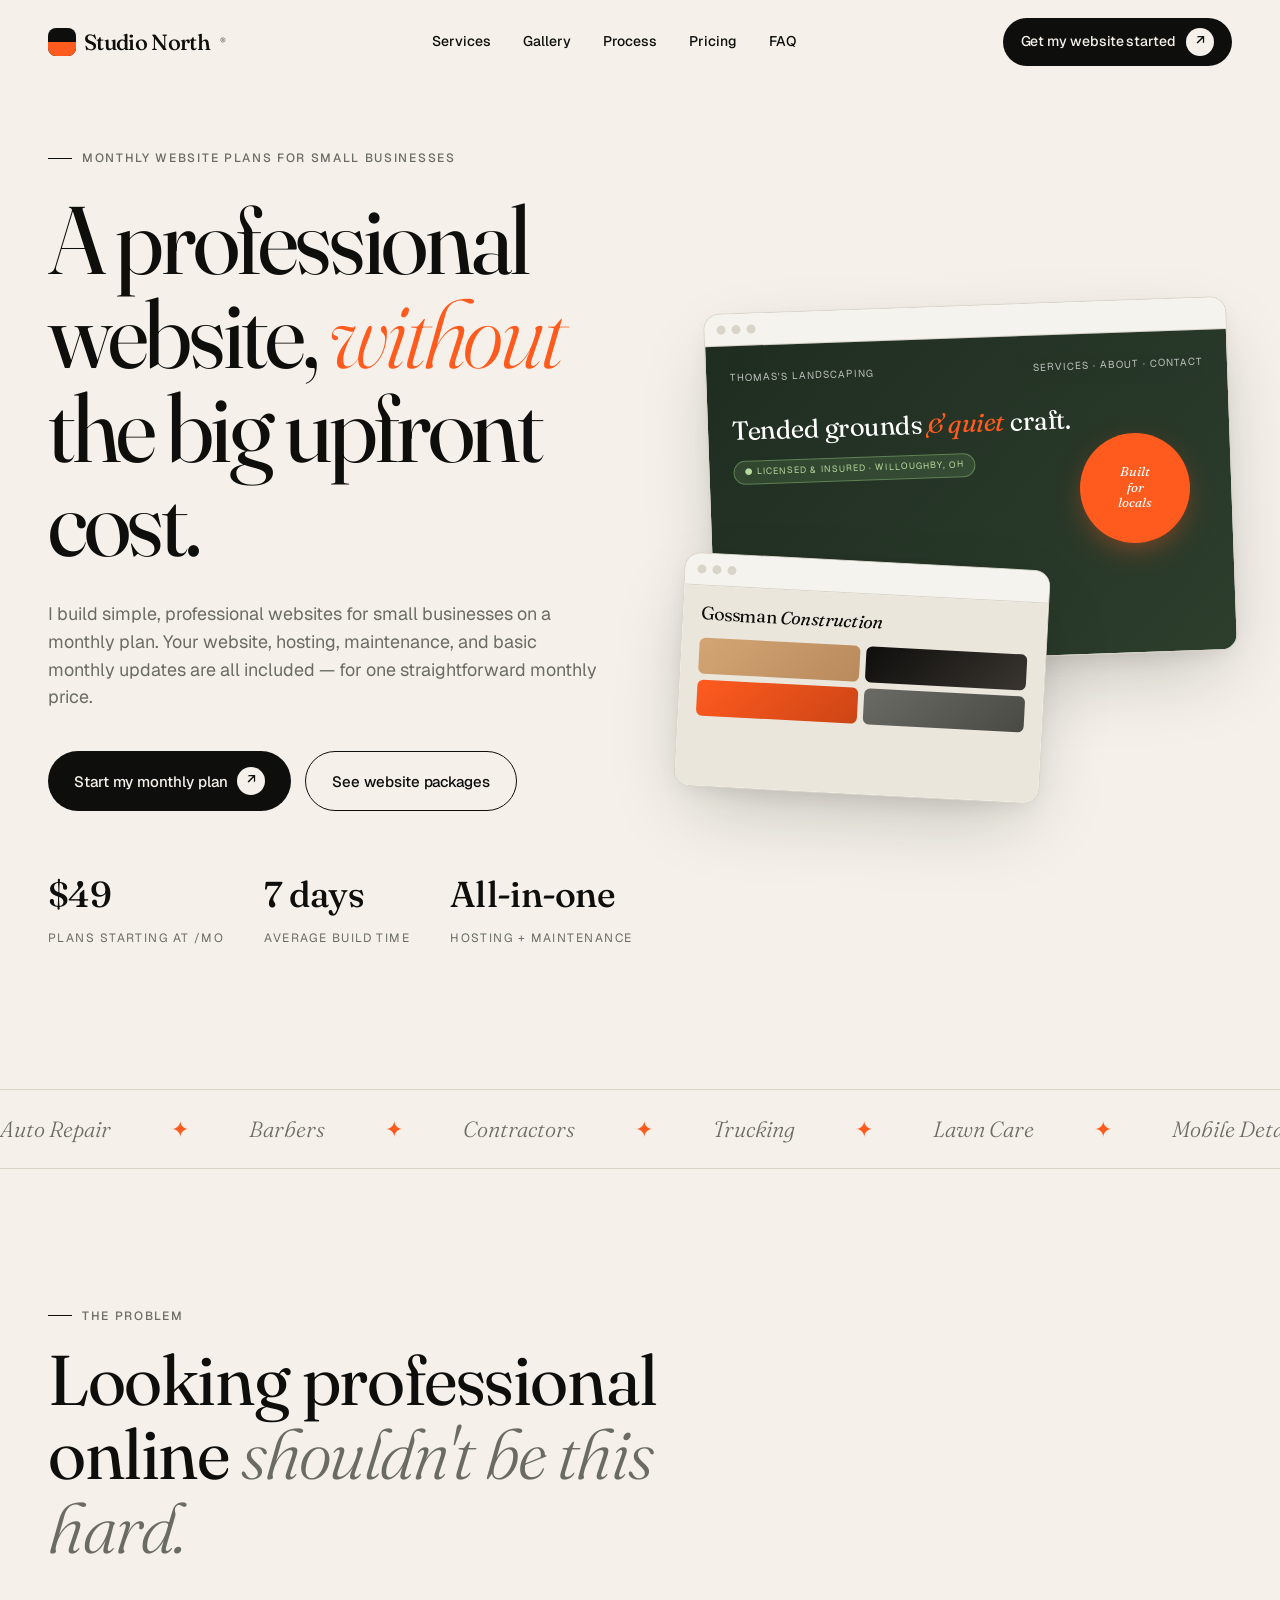
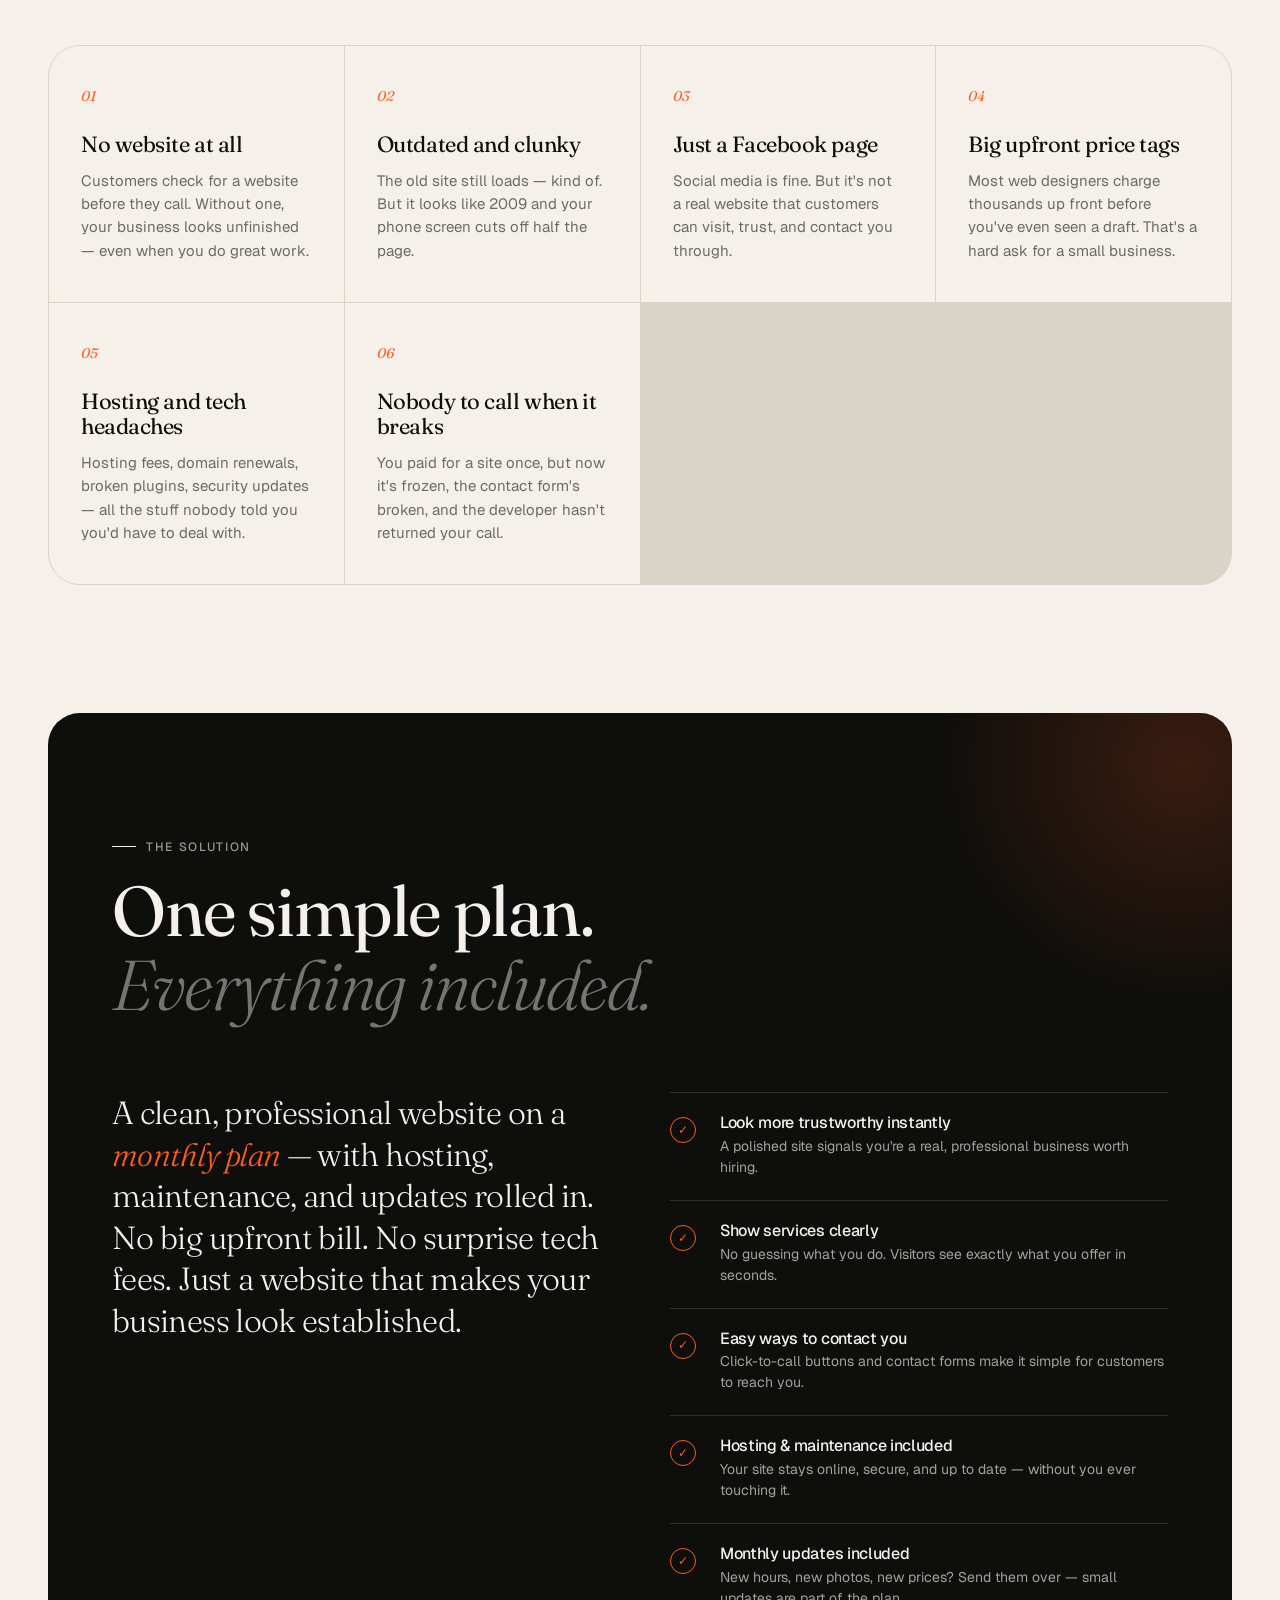
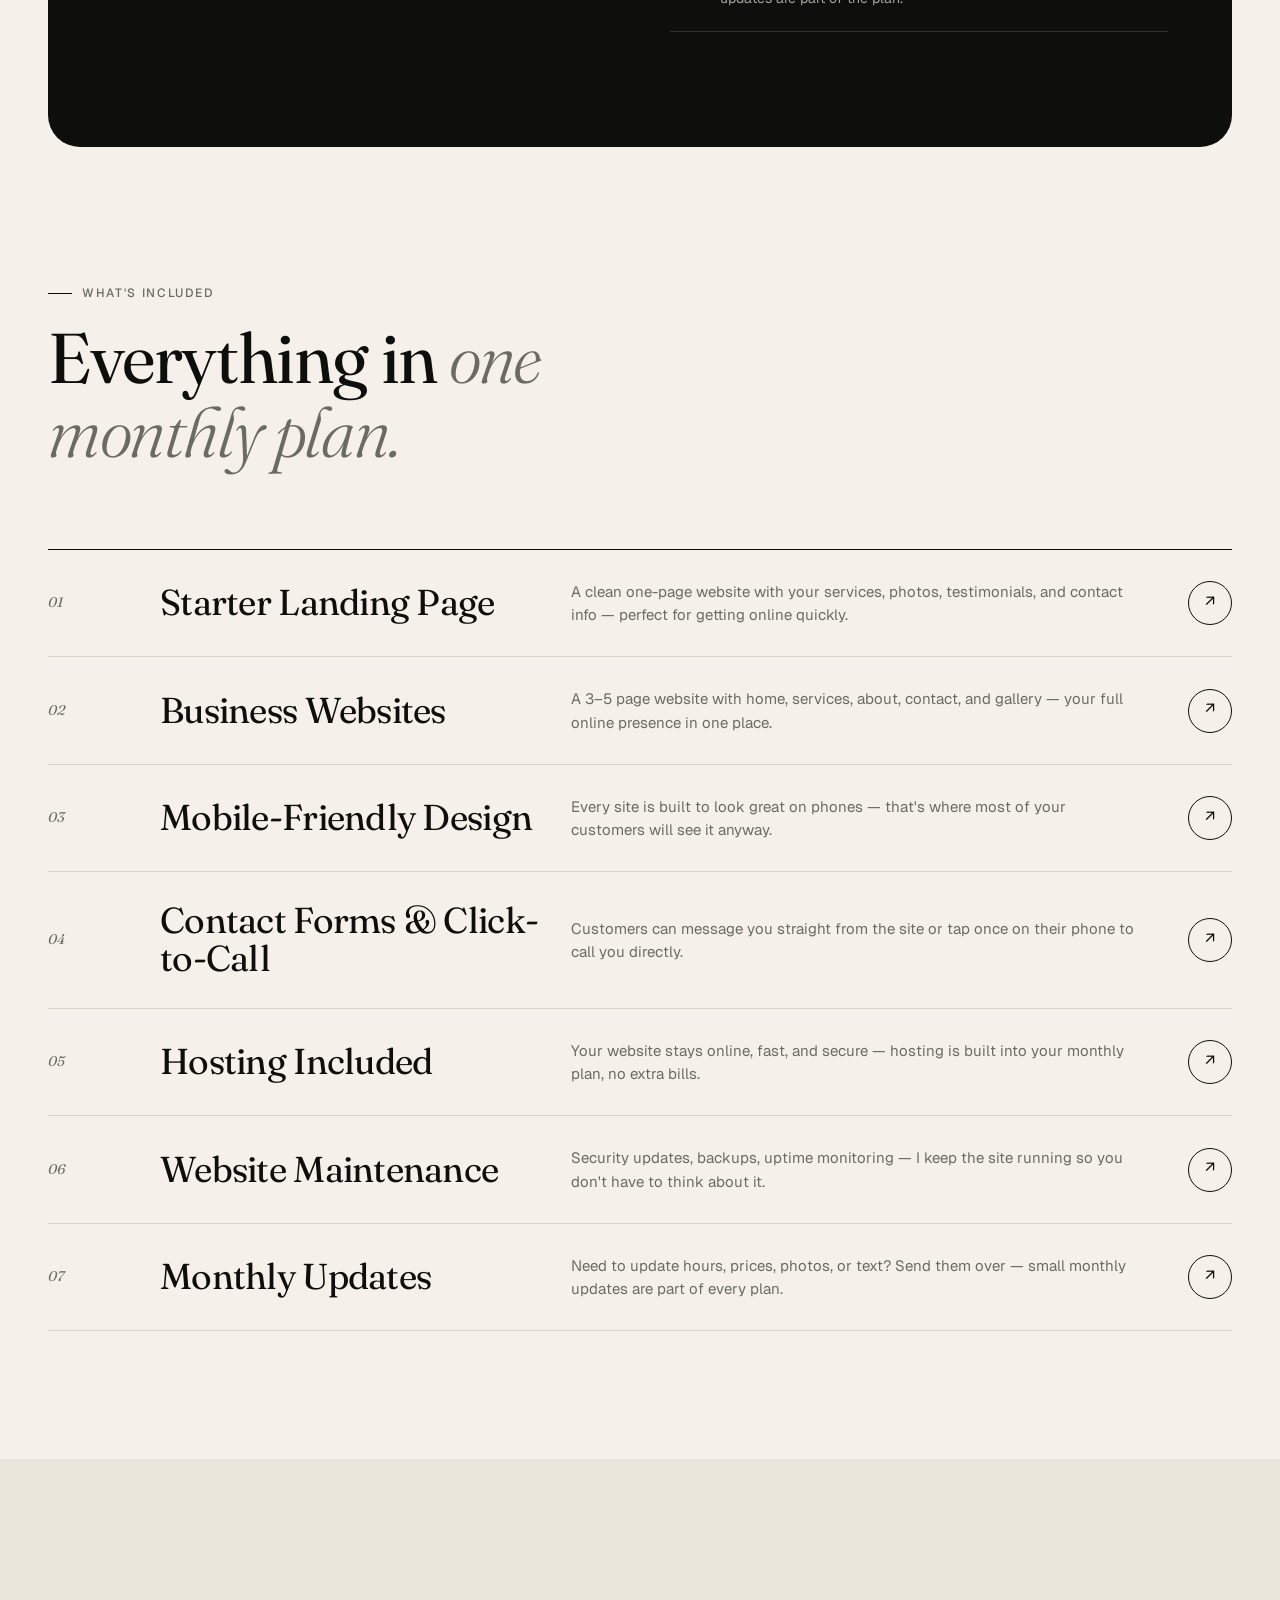
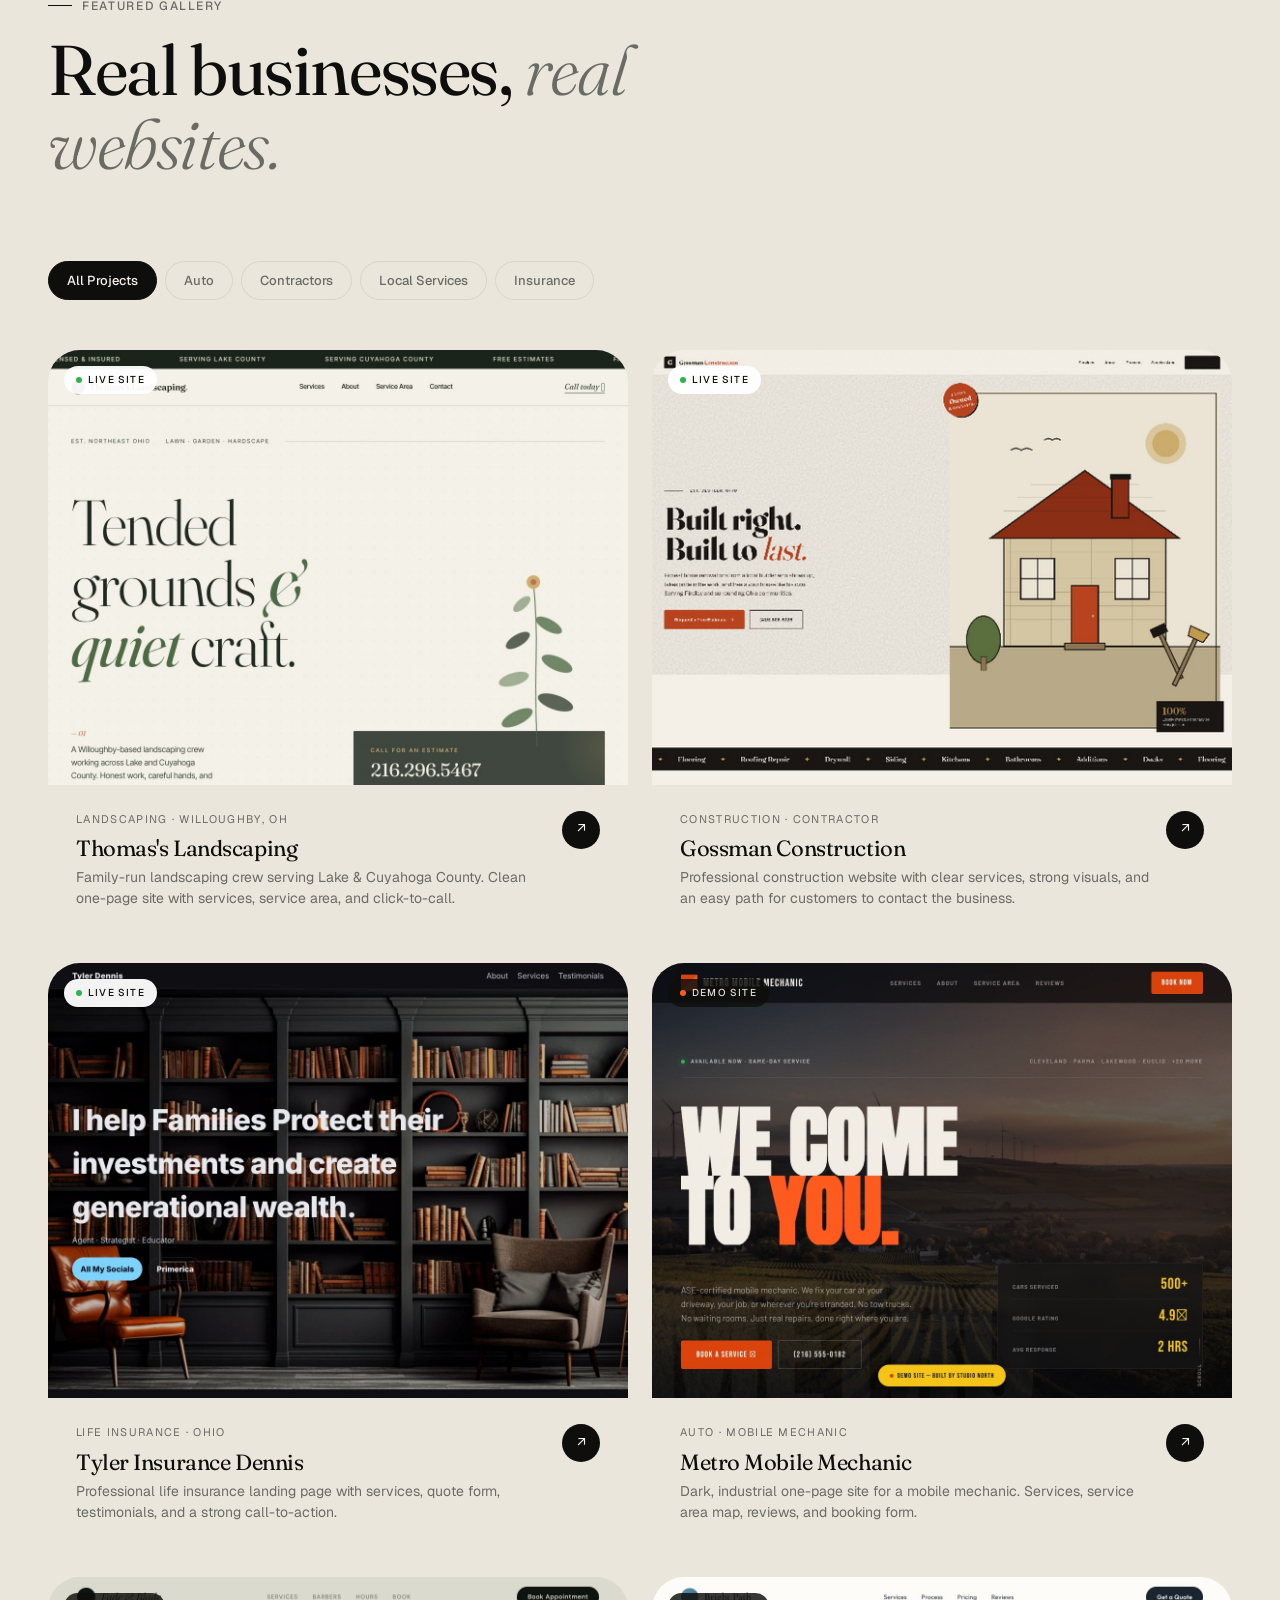
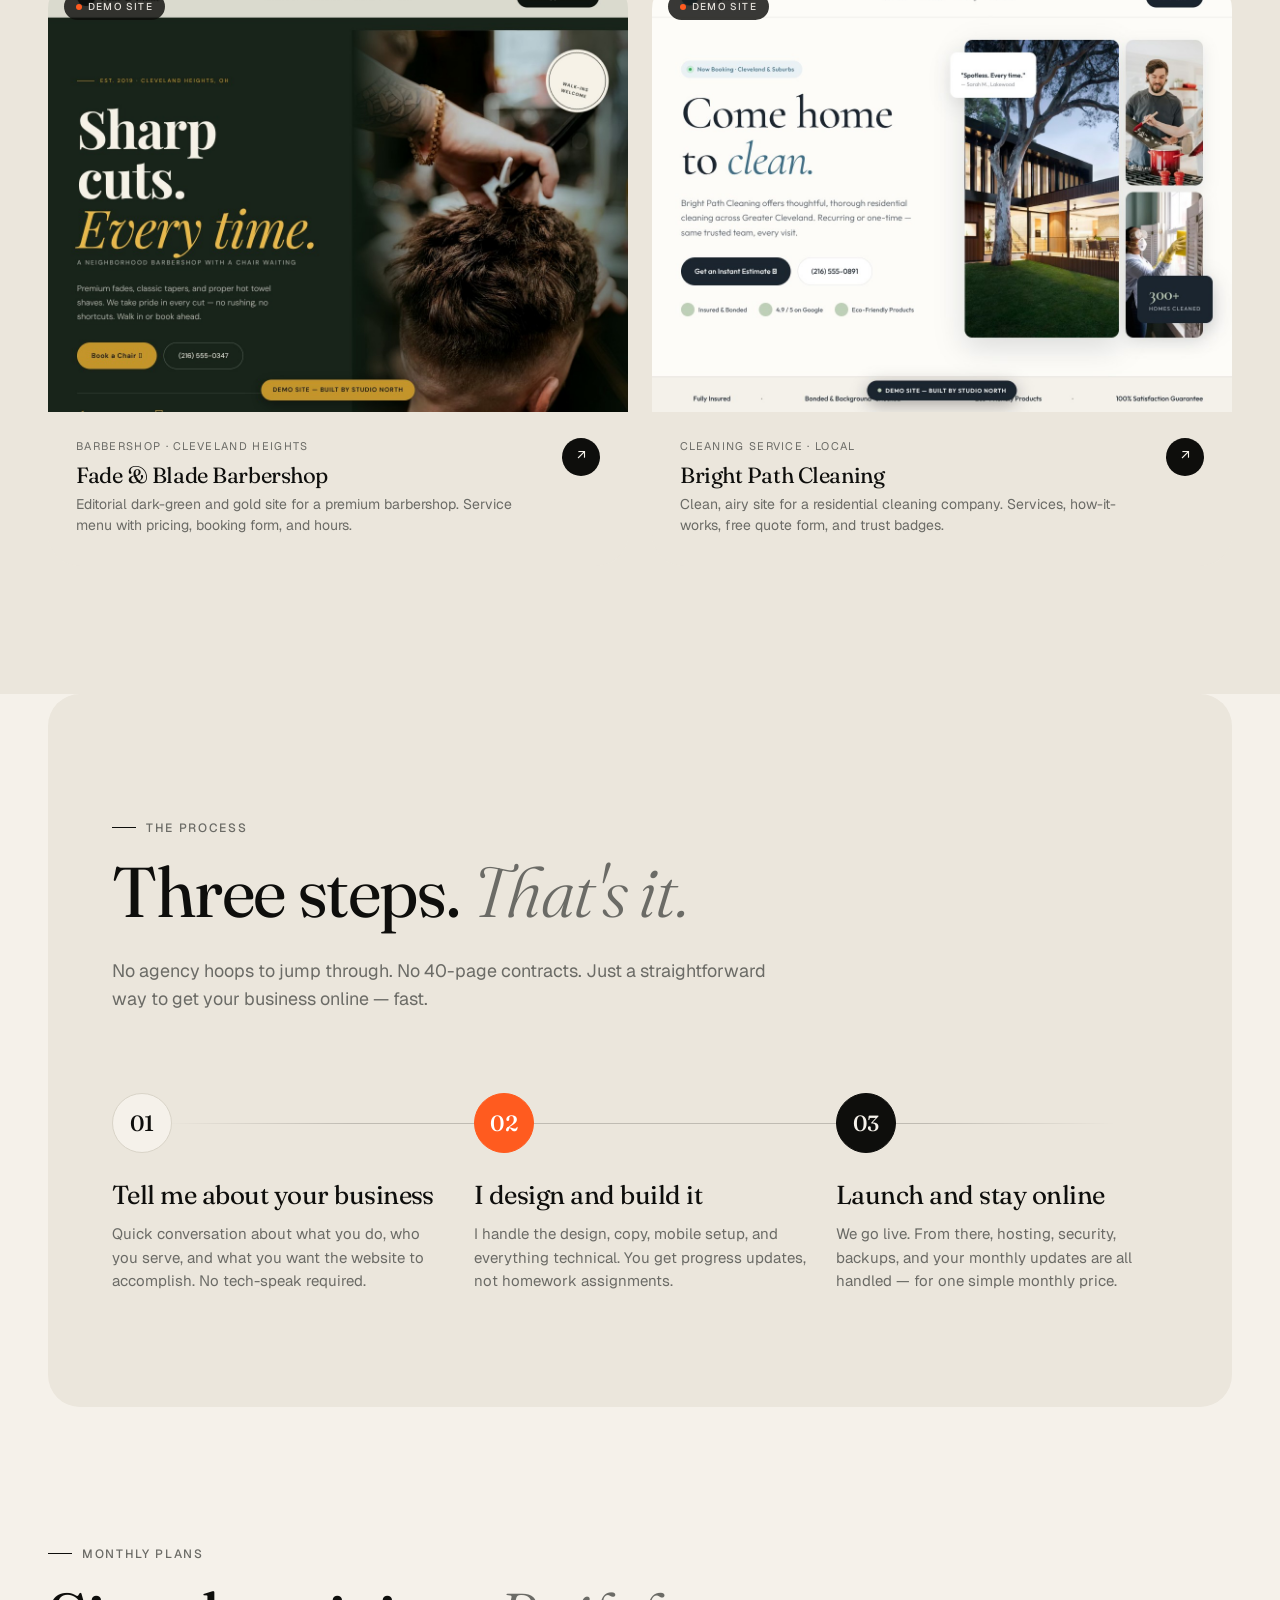
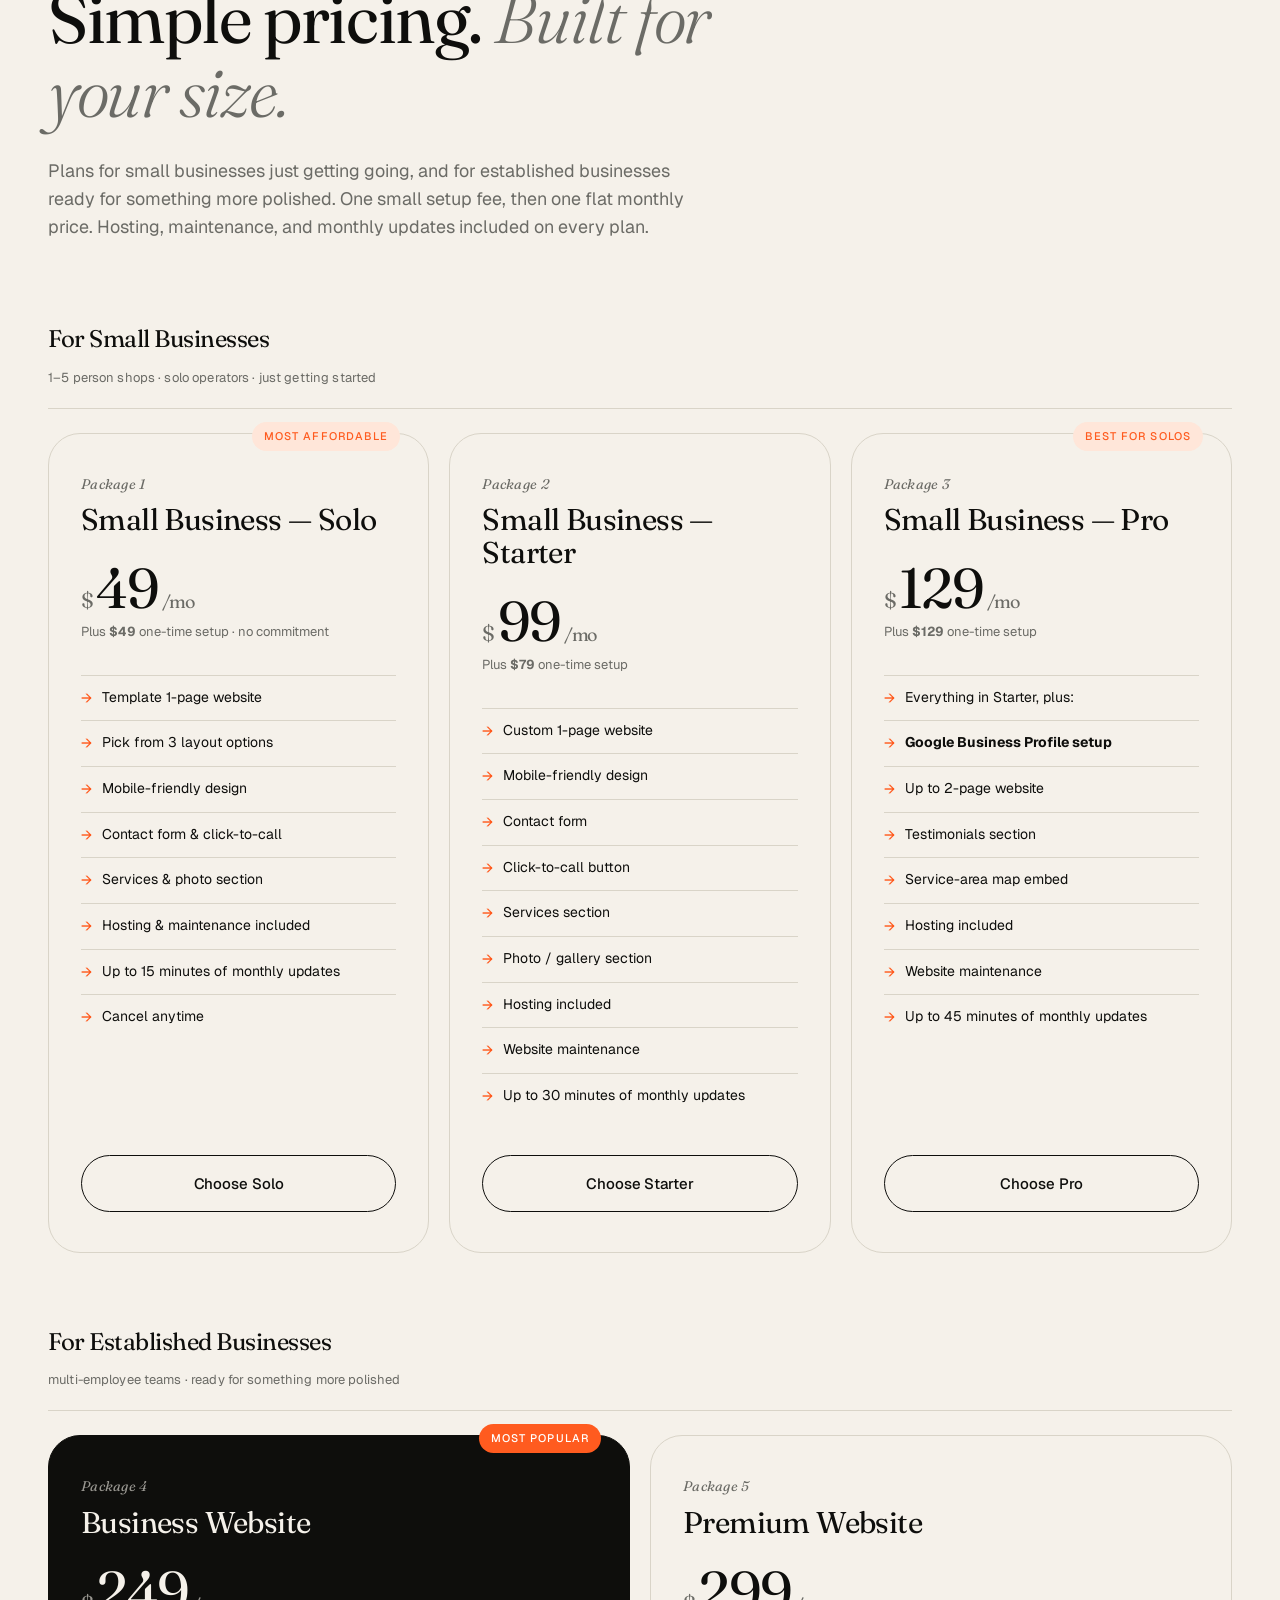
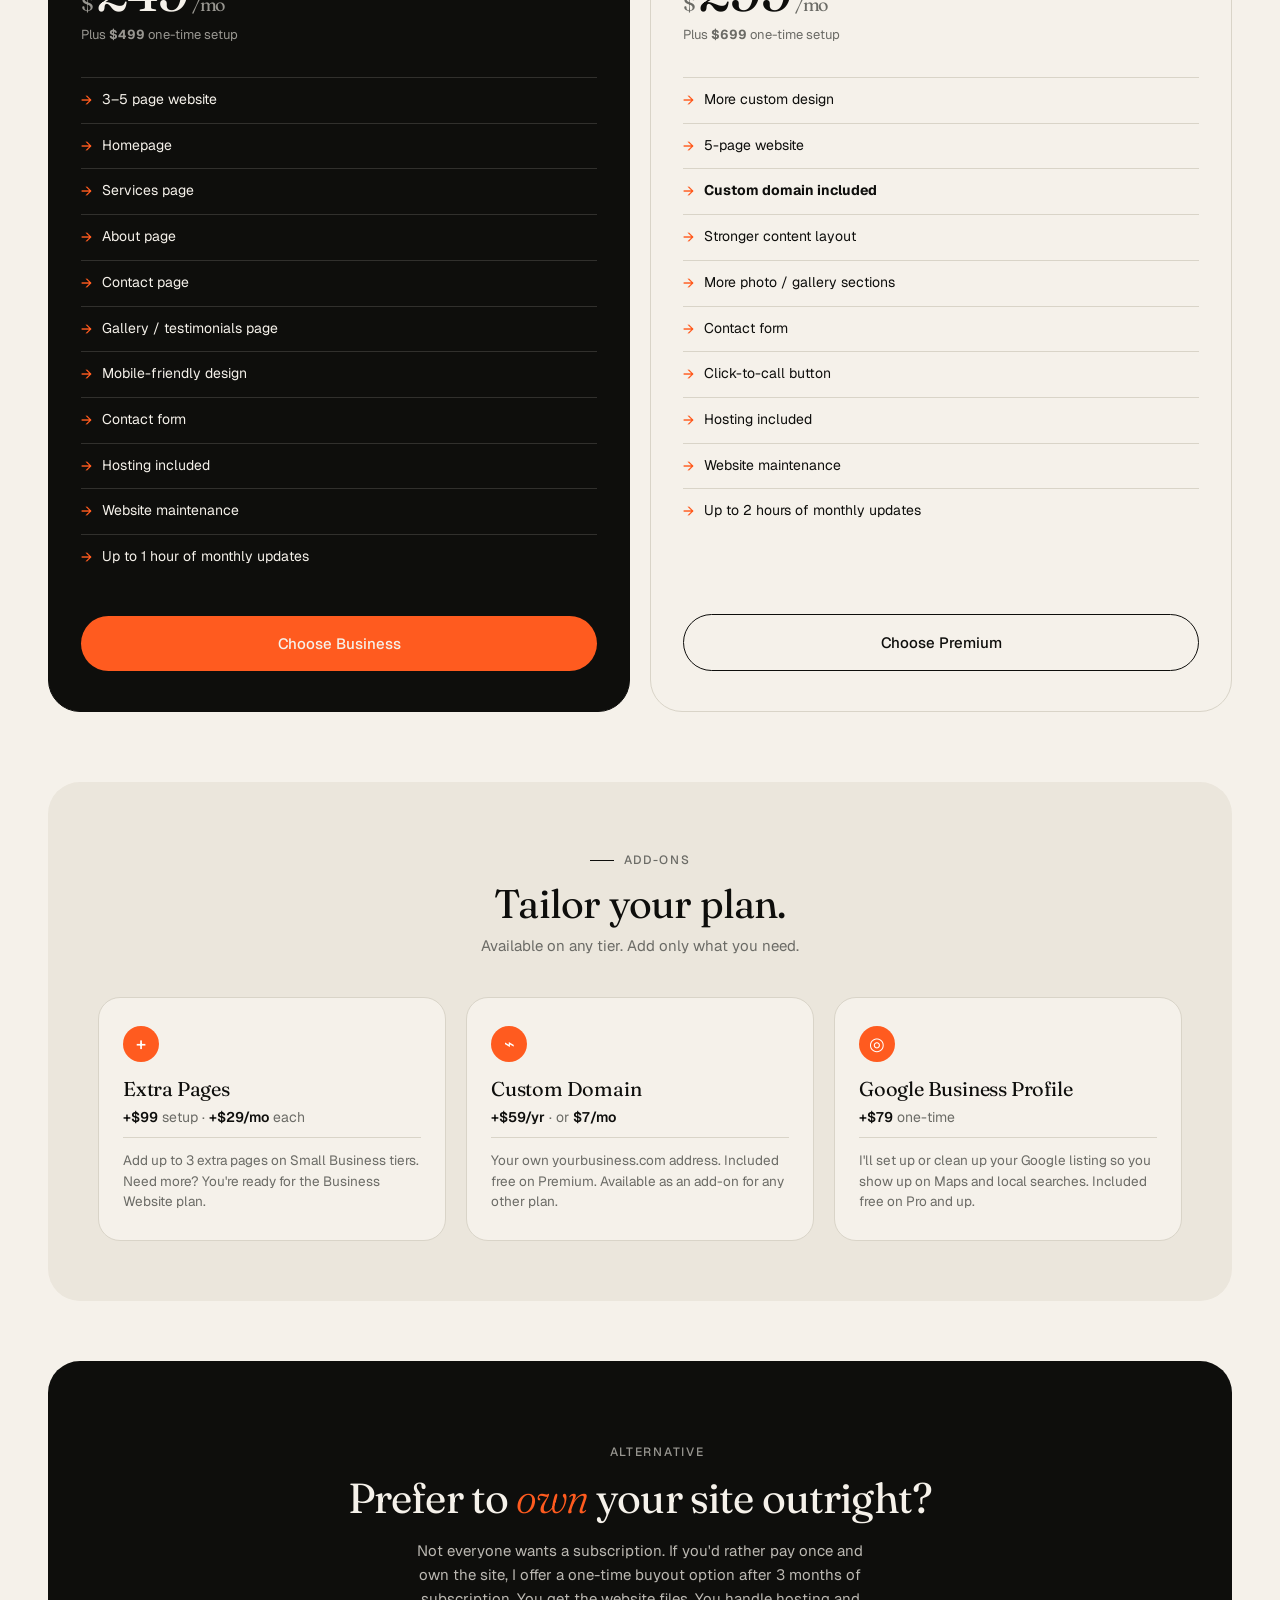
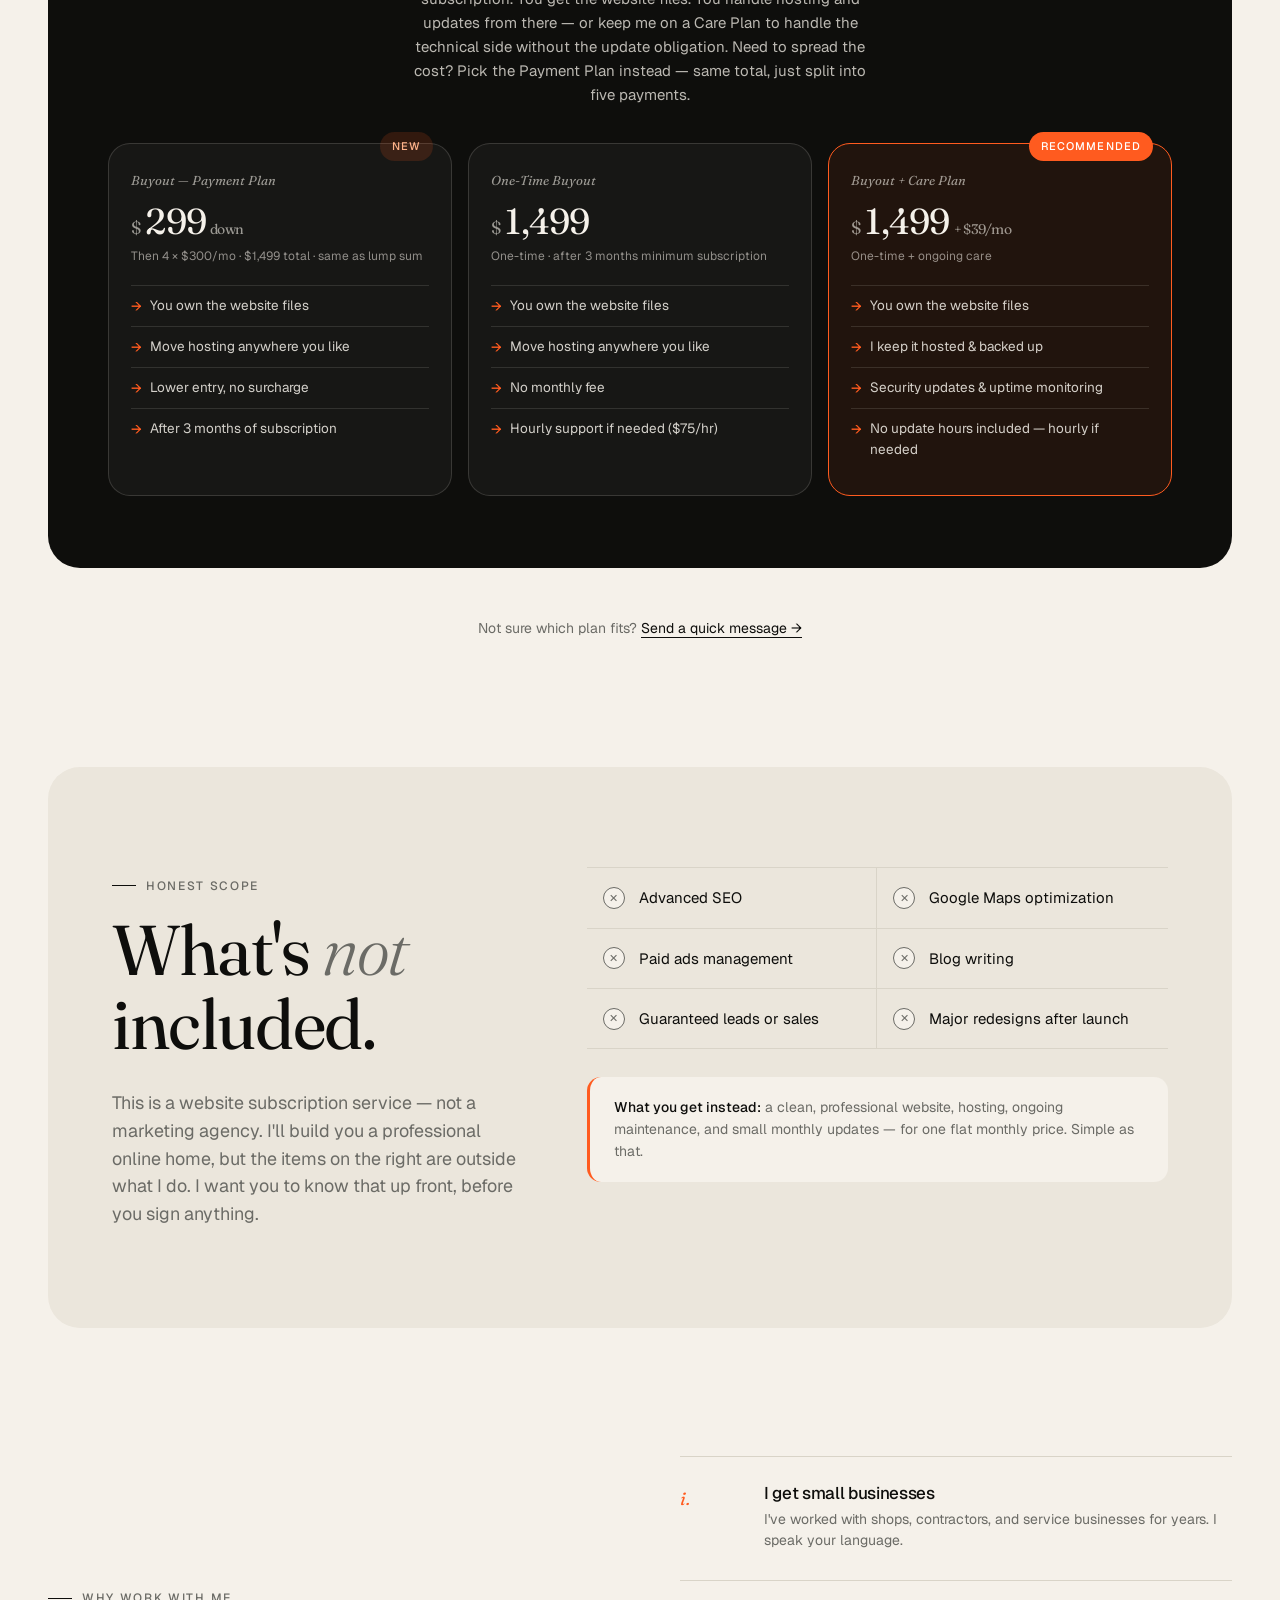
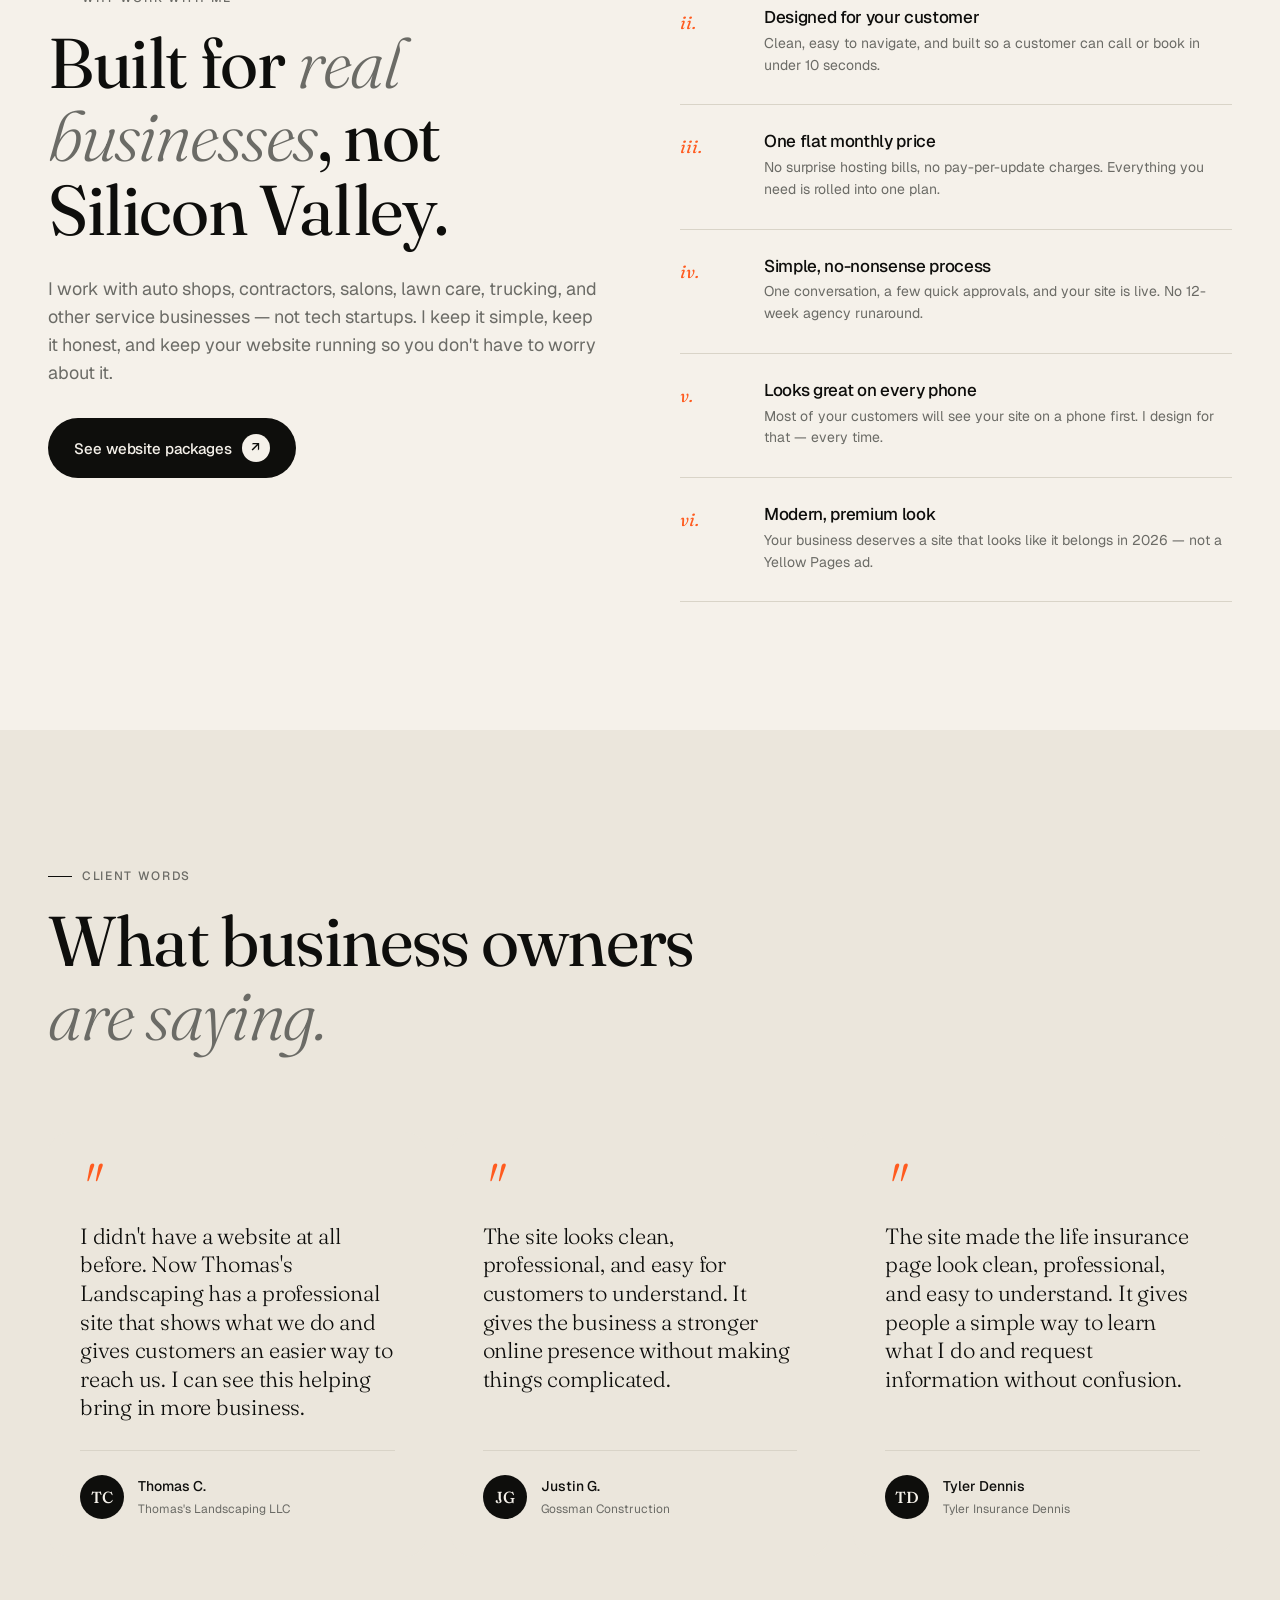
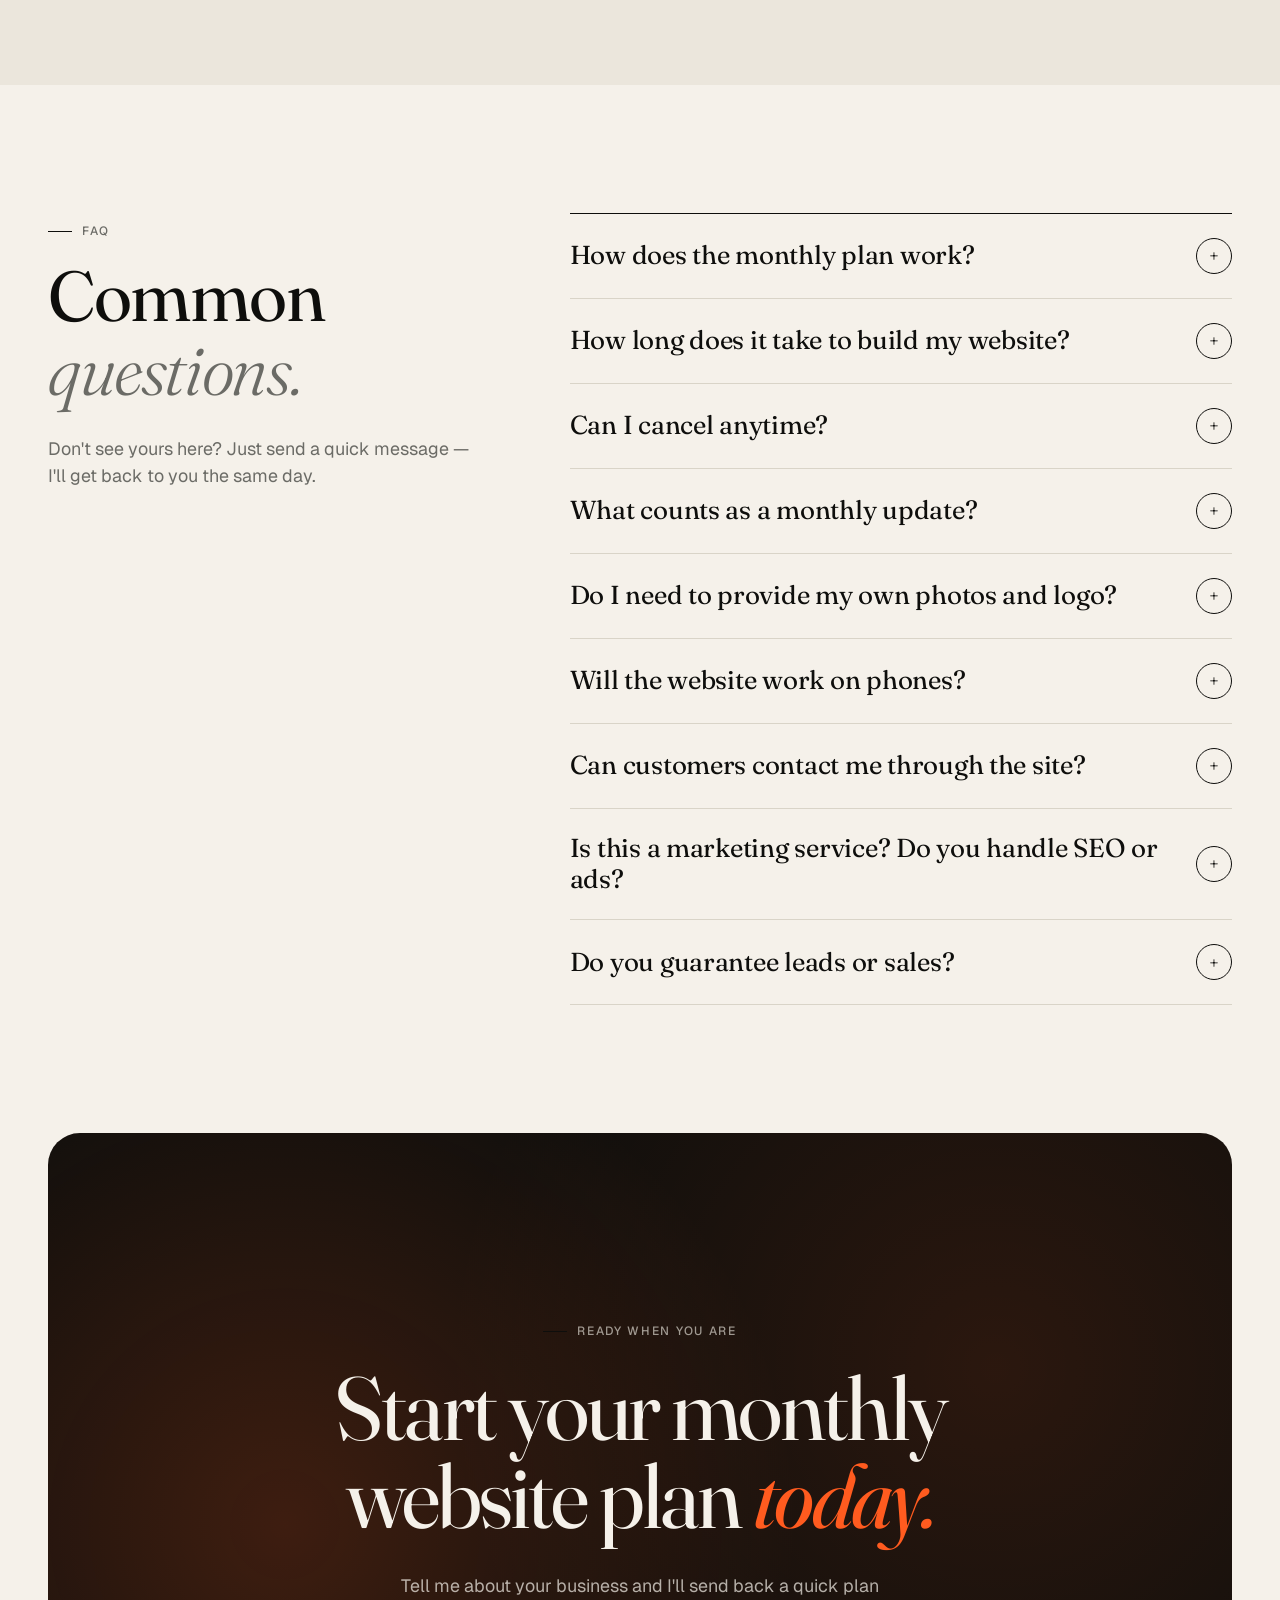
<file: index.html>
<!DOCTYPE html>
<!-- Built by Studio North Websites · studionorthwebsites.com -->
<html lang="en">
<head>
<meta charset="UTF-8" />
<meta name="viewport" content="width=device-width, initial-scale=1.0" />

<!-- ── TITLE & DESCRIPTION ───────────────────────────────── -->
<title>Studio North | Monthly Website Plans for Small Businesses in Cleveland, OH</title>
<meta name="description" content="Studio North builds professional websites for small businesses in Cleveland, Ohio — starting at $49/mo. Website, hosting, and maintenance all included. Get started in 7 days." />
<meta name="keywords" content="small business website design Cleveland Ohio, monthly website plan, affordable website for small business, local business website Cleveland, web design Cleveland OH, website maintenance plan" />
<meta name="robots" content="index, follow" />
<meta name="author" content="Studio North" />

<!-- ── CANONICAL ─────────────────────────────────────────── -->
<link rel="canonical" href="https://www.studionorthwebsites.com/" />

<!-- ── OPEN GRAPH ─────────────────────────────────────────── -->
<meta property="og:type"         content="website" />
<meta property="og:site_name"    content="Studio North" />
<meta property="og:title"        content="Studio North | Monthly Website Plans for Small Businesses" />
<meta property="og:description"  content="Professional websites for small businesses starting at $49/mo. Hosting, maintenance, and monthly updates all included. Based in Cleveland, OH." />
<meta property="og:url"          content="https://www.studionorthwebsites.com/" />
<meta property="og:image"        content="https://www.studionorthwebsites.com/og-image.png" />
<meta property="og:image:width"  content="1200" />
<meta property="og:image:height" content="630" />
<meta property="og:locale"       content="en_US" />

<!-- ── TWITTER / X CARD ──────────────────────────────────── -->
<meta name="twitter:card"        content="summary_large_image" />
<meta name="twitter:title"       content="Studio North | Monthly Website Plans for Small Businesses" />
<meta name="twitter:description" content="Professional websites for small businesses starting at $49/mo. Hosting, maintenance & monthly updates included. Cleveland, OH." />
<meta name="twitter:image"       content="https://www.studionorthwebsites.com/og-image.png" />

<!-- ── GEO / LOCAL META ──────────────────────────────────── -->
<meta name="geo.region"    content="US-OH" />
<meta name="geo.placename" content="Cleveland, Ohio" />
<meta name="geo.position"  content="41.4993;-81.6944" />
<meta name="ICBM"          content="41.4993, -81.6944" />

<!-- ── LOCAL BUSINESS STRUCTURED DATA (JSON-LD) ─────────── -->
<script type="application/ld+json">
{
  "@context": "https://schema.org",
  "@type": "LocalBusiness",
  "name": "Studio North",
  "description": "Studio North builds simple, professional websites for small businesses on a monthly plan. Website, hosting, maintenance, and monthly updates all included.",
  "url": "https://www.studionorthwebsites.com",
  "telephone": "+12166002694",
  "email": "StudioNorthWebsites@pm.me",
  "address": {
    "@type": "PostalAddress",
    "addressLocality": "Cleveland",
    "addressRegion": "OH",
    "addressCountry": "US"
  },
  "geo": {
    "@type": "GeoCoordinates",
    "latitude": 41.4993,
    "longitude": -81.6944
  },
  "openingHoursSpecification": [
    {
      "@type": "OpeningHoursSpecification",
      "dayOfWeek": ["Monday","Tuesday","Wednesday","Thursday","Friday"],
      "opens": "09:00",
      "closes": "18:00"
    }
  ],
  "priceRange": "$49–$299/mo",
  "currenciesAccepted": "USD",
  "paymentAccepted": "Credit Card, Bank Transfer",
  "areaServed": {
    "@type": "State",
    "name": "Ohio"
  },
  "serviceType": "Web Design & Development",
  "hasOfferCatalog": {
    "@type": "OfferCatalog",
    "name": "Monthly Website Plans",
    "itemListElement": [
      {
        "@type": "Offer",
        "name": "Small Business Solo",
        "price": "49",
        "priceCurrency": "USD",
        "priceSpecification": {
          "@type": "UnitPriceSpecification",
          "price": "49",
          "priceCurrency": "USD",
          "unitText": "per month"
        }
      },
      {
        "@type": "Offer",
        "name": "Small Business Starter",
        "price": "99",
        "priceCurrency": "USD",
        "priceSpecification": {
          "@type": "UnitPriceSpecification",
          "price": "99",
          "priceCurrency": "USD",
          "unitText": "per month"
        }
      },
      {
        "@type": "Offer",
        "name": "Small Business Pro",
        "price": "129",
        "priceCurrency": "USD",
        "priceSpecification": {
          "@type": "UnitPriceSpecification",
          "price": "129",
          "priceCurrency": "USD",
          "unitText": "per month"
        }
      },
      {
        "@type": "Offer",
        "name": "Business Website",
        "price": "249",
        "priceCurrency": "USD",
        "priceSpecification": {
          "@type": "UnitPriceSpecification",
          "price": "249",
          "priceCurrency": "USD",
          "unitText": "per month"
        }
      },
      {
        "@type": "Offer",
        "name": "Premium Website",
        "price": "299",
        "priceCurrency": "USD",
        "priceSpecification": {
          "@type": "UnitPriceSpecification",
          "price": "299",
          "priceCurrency": "USD",
          "unitText": "per month"
        }
      }
    ]
  },
  "sameAs": []
}
</script>

<!-- ── FAQ STRUCTURED DATA ────────────────────────────────── -->
<script type="application/ld+json">
{
  "@context": "https://schema.org",
  "@type": "FAQPage",
  "mainEntity": [
    {
      "@type": "Question",
      "name": "How does the monthly website plan work?",
      "acceptedAnswer": {
        "@type": "Answer",
        "text": "You pay a small one-time setup fee, then a flat monthly price. That covers your website, hosting, ongoing maintenance, and a set amount of monthly updates."
      }
    },
    {
      "@type": "Question",
      "name": "How long does it take to build my website?",
      "acceptedAnswer": {
        "@type": "Answer",
        "text": "Most landing pages are ready in about 5–7 days. Three to five page business sites take 10–14 days. Premium sites usually run 2–3 weeks."
      }
    },
    {
      "@type": "Question",
      "name": "How much does a monthly website plan cost?",
      "acceptedAnswer": {
        "@type": "Answer",
        "text": "Plans start at $49/month for the Small Business Solo plan. All plans include your website, hosting, maintenance, and monthly updates."
      }
    },
    {
      "@type": "Question",
      "name": "Can I cancel my monthly plan at any time?",
      "acceptedAnswer": {
        "@type": "Answer",
        "text": "Yes. There are no long-term contracts. You can cancel any time with 30 days notice."
      }
    },
    {
      "@type": "Question",
      "name": "Do I need to provide my own photos and logo?",
      "acceptedAnswer": {
        "@type": "Answer",
        "text": "Photos and a logo help, but they are not required to start. Professional stock photos that fit your business can be used, and logo options are available if needed."
      }
    },
    {
      "@type": "Question",
      "name": "Will my website work on mobile phones?",
      "acceptedAnswer": {
        "@type": "Answer",
        "text": "Yes. Every site is built mobile-first and will look clean and load properly on phones, tablets, and computers."
      }
    },
    {
      "@type": "Question",
      "name": "Can customers contact me through the site?",
      "acceptedAnswer": {
        "@type": "Answer",
        "text": "Yes. Every site comes with a contact form that delivers messages straight to your email, plus click-to-call buttons so customers can ring you with one tap on their phone."
      }
    },
    {
      "@type": "Question",
      "name": "Do you handle SEO or ads?",
      "acceptedAnswer": {
        "@type": "Answer",
        "text": "The focus is websites, not full-service marketing. Google Business Profile setup is available — included free on Small Business Pro and up, or available as a $79 one-time add-on for any plan."
      }
    }
  ]
}
</script>

<!-- ── FONTS ──────────────────────────────────────────────── -->
<link rel="preconnect" href="https://fonts.googleapis.com">
<link rel="preconnect" href="https://fonts.gstatic.com" crossorigin>
<link href="https://fonts.googleapis.com/css2?family=Fraunces:ital,opsz,wght@0,9..144,300..900;1,9..144,300..900&family=Geist:wght@300;400;500;600;700&display=swap" rel="stylesheet">

<link rel="stylesheet" href="style.css">
</head>
<body>

<!-- ==============================================================
     NAVIGATION
     EDIT: Brand name in .logo, links to navigate to sections
     ============================================================== -->
<nav class="nav" id="nav">
  <a href="#" class="logo">
    <span class="logo-mark"></span>
    Studio North<sup style="font-family:var(--body);font-size:9px;color:var(--muted);margin-left:2px;">®</sup>
  </a>
  <div class="nav-links">
    <a href="#services">Services</a>
    <a href="#work">Gallery</a>
    <a href="#process">Process</a>
    <a href="#pricing">Pricing</a>
    <a href="#faq">FAQ</a>
  </div>
  <a href="#contact" class="btn btn-primary nav-cta">
    Get my website started
    <span class="btn-arrow">↗</span>
  </a>
  <button class="menu-toggle" id="menuToggle" aria-label="Menu" aria-expanded="false">
    <span></span><span></span><span></span>
  </button>
</nav>

<!-- ==============================================================
     MOBILE MENU OVERLAY
     ============================================================== -->
<div class="mobile-menu" id="mobileMenu" aria-hidden="true">
  <div class="mobile-menu-inner">
    <a href="#services" class="mobile-link">Services</a>
    <a href="#work" class="mobile-link">Gallery</a>
    <a href="#process" class="mobile-link">Process</a>
    <a href="#pricing" class="mobile-link">Pricing</a>
    <a href="#faq" class="mobile-link">FAQ</a>
    <a href="#contact" class="btn btn-primary mobile-cta">
      Get my website started
      <span class="btn-arrow">↗</span>
    </a>
  </div>
</div>

<!-- ==============================================================
     HERO
     EDIT: Headline, subheadline, stats, CTA labels
     ============================================================== -->
<section class="hero">
  <div class="hero-grid">
    <div>
      <span class="eyebrow reveal">Monthly Website Plans for Small Businesses</span>
      <h1 class="hero-headline reveal" style="margin-top:24px;">
        A professional website, <em>without</em> the big upfront cost.
      </h1>
      <p class="hero-sub reveal">
        I build simple, professional websites for small businesses on a monthly plan. Your website, hosting, maintenance, and basic monthly updates are all included — for one straightforward monthly price.
      </p>
      <div class="hero-ctas reveal">
        <a href="#pricing" class="btn btn-primary">
          Start my monthly plan
          <span class="btn-arrow">↗</span>
        </a>
        <a href="#pricing" class="btn btn-secondary">See website packages</a>
      </div>
      <div class="hero-meta reveal">
        <div class="hero-meta-item">
          <span class="num">$49</span>
          <span class="label">Plans starting at /mo</span>
        </div>
        <div class="hero-meta-item">
          <span class="num">7 days</span>
          <span class="label">Average build time</span>
        </div>
        <div class="hero-meta-item">
          <span class="num">All-in-one</span>
          <span class="label">Hosting + maintenance</span>
        </div>
      </div>
    </div>

    <div class="hero-visual reveal">
      <!-- Layered browser mockups -->
      <div class="mockup mockup-1">
        <div class="mockup-bar"><span></span><span></span><span></span></div>
        <div class="mockup-content-1">
          <div class="ms-nav"><span>Thomas's Landscaping</span><span>Services · About · Contact</span></div>
          <h3>Tended grounds <em>&amp; quiet</em> craft.</h3>
          <span class="ms-tag">● Licensed &amp; Insured · Willoughby, OH</span>
          <div class="ms-cta">Call today →</div>
        </div>
      </div>
      <div class="mockup mockup-2">
        <div class="mockup-bar"><span></span><span></span><span></span></div>
        <div class="mockup-content-2">
          <h4>Gossman <em>Construction</em></h4>
          <div class="ms-grid"><div></div><div></div><div></div><div></div></div>
        </div>
      </div>
      <!-- Floating accent badge -->
      <div class="hero-sticker">Built<br>for<br>locals</div>
    </div>
  </div>
</section>

<!-- ==============================================================
     MARQUEE — running ticker of business types served
     ============================================================== -->
<div class="marquee">
  <div class="marquee-track">
    <span class="marquee-item">Auto Repair</span>
    <span class="marquee-item">Barbers</span>
    <span class="marquee-item">Contractors</span>
    <span class="marquee-item">Trucking</span>
    <span class="marquee-item">Lawn Care</span>
    <span class="marquee-item">Mobile Detailing</span>
    <span class="marquee-item">Cleaning Services</span>
    <span class="marquee-item">Restaurants</span>
    <!-- Duplicate for seamless loop -->
    <span class="marquee-item">Auto Repair</span>
    <span class="marquee-item">Barbers</span>
    <span class="marquee-item">Contractors</span>
    <span class="marquee-item">Trucking</span>
    <span class="marquee-item">Lawn Care</span>
    <span class="marquee-item">Mobile Detailing</span>
    <span class="marquee-item">Cleaning Services</span>
    <span class="marquee-item">Restaurants</span>
  </div>
</div>

<!-- ==============================================================
     PROBLEM SECTION
     EDIT: Card headlines and descriptions
     ============================================================== -->
<section class="problem">
  <div class="container">
    <div class="section-header reveal">
      <span class="eyebrow">The Problem</span>
      <h2 class="section-title">Looking professional online <em>shouldn't be this hard.</em></h2>
    </div>

    <div class="problem-grid reveal-stagger">
      <div class="problem-card">
        <span class="num">01</span>
        <h3>No website at all</h3>
        <p>Customers check for a website before they call. Without one, your business looks unfinished — even when you do great work.</p>
      </div>
      <div class="problem-card">
        <span class="num">02</span>
        <h3>Outdated and clunky</h3>
        <p>The old site still loads — kind of. But it looks like 2009 and your phone screen cuts off half the page.</p>
      </div>
      <div class="problem-card">
        <span class="num">03</span>
        <h3>Just a Facebook page</h3>
        <p>Social media is fine. But it's not a real website that customers can visit, trust, and contact you through.</p>
      </div>
      <div class="problem-card">
        <span class="num">04</span>
        <h3>Big upfront price tags</h3>
        <p>Most web designers charge thousands up front before you've even seen a draft. That's a hard ask for a small business.</p>
      </div>
      <div class="problem-card">
        <span class="num">05</span>
        <h3>Hosting and tech headaches</h3>
        <p>Hosting fees, domain renewals, broken plugins, security updates — all the stuff nobody told you you'd have to deal with.</p>
      </div>
      <div class="problem-card">
        <span class="num">06</span>
        <h3>Nobody to call when it breaks</h3>
        <p>You paid for a site once, but now it's frozen, the contact form's broken, and the developer hasn't returned your call.</p>
      </div>
    </div>
  </div>
</section>

<!-- ==============================================================
     SOLUTION SECTION (dark)
     EDIT: Lead paragraph, list items
     ============================================================== -->
<section style="padding:0;">
  <div class="solution reveal">
    <div style="max-width:var(--max);margin:0 auto;">
      <span class="eyebrow">The Solution</span>
      <h2 class="section-title">One simple plan. <em>Everything included.</em></h2>

      <div class="solution-grid">
        <p class="solution-lead">
          A clean, professional website on a <em>monthly plan</em> — with hosting, maintenance, and updates rolled in. No big upfront bill. No surprise tech fees. Just a website that makes your business look established.
        </p>
        <div class="solution-list">
          <div class="solution-item">
            <div class="check">✓</div>
            <div>
              <h4>Look more trustworthy instantly</h4>
              <p>A polished site signals you're a real, professional business worth hiring.</p>
            </div>
          </div>
          <div class="solution-item">
            <div class="check">✓</div>
            <div>
              <h4>Show services clearly</h4>
              <p>No guessing what you do. Visitors see exactly what you offer in seconds.</p>
            </div>
          </div>
          <div class="solution-item">
            <div class="check">✓</div>
            <div>
              <h4>Easy ways to contact you</h4>
              <p>Click-to-call buttons and contact forms make it simple for customers to reach you.</p>
            </div>
          </div>
          <div class="solution-item">
            <div class="check">✓</div>
            <div>
              <h4>Hosting & maintenance included</h4>
              <p>Your site stays online, secure, and up to date — without you ever touching it.</p>
            </div>
          </div>
          <div class="solution-item">
            <div class="check">✓</div>
            <div>
              <h4>Monthly updates included</h4>
              <p>New hours, new photos, new prices? Send them over — small updates are part of the plan.</p>
            </div>
          </div>
        </div>
      </div>
    </div>
  </div>
</section>

<!-- ==============================================================
     SERVICES SECTION
     EDIT: Service rows — name, description
     ============================================================== -->
<section id="services">
  <div class="container">
    <div class="section-header reveal">
      <span class="eyebrow">What's Included</span>
      <h2 class="section-title">Everything in <em>one monthly plan.</em></h2>
    </div>

    <div class="services-list reveal-stagger">
      <div class="service-row">
        <span class="service-num">01</span>
        <span class="service-name">Starter Landing Page</span>
        <span class="service-desc">A clean one-page website with your services, photos, testimonials, and contact info — perfect for getting online quickly.</span>
        <span class="service-arrow">↗</span>
      </div>
      <div class="service-row">
        <span class="service-num">02</span>
        <span class="service-name">Business Websites</span>
        <span class="service-desc">A 3–5 page website with home, services, about, contact, and gallery — your full online presence in one place.</span>
        <span class="service-arrow">↗</span>
      </div>
      <div class="service-row">
        <span class="service-num">03</span>
        <span class="service-name">Mobile-Friendly Design</span>
        <span class="service-desc">Every site is built to look great on phones — that's where most of your customers will see it anyway.</span>
        <span class="service-arrow">↗</span>
      </div>
      <div class="service-row">
        <span class="service-num">04</span>
        <span class="service-name">Contact Forms & Click-to-Call</span>
        <span class="service-desc">Customers can message you straight from the site or tap once on their phone to call you directly.</span>
        <span class="service-arrow">↗</span>
      </div>
      <div class="service-row">
        <span class="service-num">05</span>
        <span class="service-name">Hosting Included</span>
        <span class="service-desc">Your website stays online, fast, and secure — hosting is built into your monthly plan, no extra bills.</span>
        <span class="service-arrow">↗</span>
      </div>
      <div class="service-row">
        <span class="service-num">06</span>
        <span class="service-name">Website Maintenance</span>
        <span class="service-desc">Security updates, backups, uptime monitoring — I keep the site running so you don't have to think about it.</span>
        <span class="service-arrow">↗</span>
      </div>
      <div class="service-row">
        <span class="service-num">07</span>
        <span class="service-name">Monthly Updates</span>
        <span class="service-desc">Need to update hours, prices, photos, or text? Send them over — small monthly updates are part of every plan.</span>
        <span class="service-arrow">↗</span>
      </div>
    </div>
  </div>
</section>

<!-- ==============================================================
     PORTFOLIO SECTION
     EDIT: Portfolio cards — change category, name, industry, description
     Filtering uses data-category attribute
     ============================================================== -->
<section id="work" style="background:var(--paper-2);">
  <div class="container">
    <div class="section-header reveal">
      <span class="eyebrow">Featured Gallery</span>
      <h2 class="section-title">Real businesses, <em>real websites.</em></h2>
    </div>

    <div class="portfolio-filters reveal">
      <button class="filter-btn active" data-filter="all">All Projects</button>
      <button class="filter-btn" data-filter="auto">Auto</button>
      <button class="filter-btn" data-filter="contractor">Contractors</button>
      <button class="filter-btn" data-filter="local">Local Services</button>
      <button class="filter-btn" data-filter="insurance">Insurance</button>
    </div>

    <div class="portfolio-grid">
      <!-- PORTFOLIO CARD 1 — REAL CLIENT: Thomas's Landscaping -->
      <article class="portfolio-card reveal" data-category="local">
        <a class="portfolio-card-link" href="https://tylerslandingpages.github.io/Thomas-s-Landscaping-LLC/" target="_blank" rel="noopener" aria-label="View Thomas's Landscaping live site">
          <div class="portfolio-img">
            <span class="portfolio-live-badge">Live Site</span>
            <img class="portfolio-screenshot"
                 src="thomas-landscaping-thumbnail.jpg"
                 alt="Screenshot of Thomas's Landscaping LLC website"
                 loading="lazy" />
          </div>
          <div class="portfolio-info">
            <div>
              <span class="portfolio-tag">Landscaping · Willoughby, OH</span>
              <h3 class="portfolio-title">Thomas's Landscaping</h3>
              <p class="portfolio-desc">Family-run landscaping crew serving Lake &amp; Cuyahoga County. Clean one-page site with services, service area, and click-to-call.</p>
            </div>
            <span class="portfolio-view" aria-hidden="true">↗</span>
          </div>
        </a>
      </article>

      <!-- PORTFOLIO CARD 2 — REAL CLIENT: Gossman Construction -->
      <article class="portfolio-card reveal" data-category="contractor">
        <a class="portfolio-card-link" href="https://tylerslandingpages.github.io/Gossman-Construction-/" target="_blank" rel="noopener" aria-label="View Gossman Construction live site">
          <div class="portfolio-img">
            <span class="portfolio-live-badge">Live Site</span>
            <img class="portfolio-screenshot"
                 src="gossman-construction-thumbnail.jpg"
                 alt="Screenshot of Gossman Construction website"
                 loading="lazy" />
          </div>
          <div class="portfolio-info">
            <div>
              <span class="portfolio-tag">Construction · Contractor</span>
              <h3 class="portfolio-title">Gossman Construction</h3>
              <p class="portfolio-desc">Professional construction website with clear services, strong visuals, and an easy path for customers to contact the business.</p>
            </div>
            <span class="portfolio-view" aria-hidden="true">↗</span>
          </div>
        </a>
      </article>

      <!-- PORTFOLIO CARD 3 — REAL CLIENT: Tyler Insurance Dennis -->
      <article class="portfolio-card reveal" data-category="insurance">
        <a class="portfolio-card-link" href="https://boomycoder.github.io/TylerInsuranceDennis/" target="_blank" rel="noopener" aria-label="View Tyler Insurance Dennis live site">
          <div class="portfolio-img">
            <span class="portfolio-live-badge">Live Site</span>
            <img class="portfolio-screenshot"
                 src="tyler-insurance-dennis-thumbnail.jpg"
                 alt="Screenshot of Tyler Insurance Dennis website"
                 loading="lazy" />
          </div>
          <div class="portfolio-info">
            <div>
              <span class="portfolio-tag">Life Insurance · Ohio</span>
              <h3 class="portfolio-title">Tyler Insurance Dennis</h3>
              <p class="portfolio-desc">Professional life insurance landing page with services, quote form, testimonials, and a strong call-to-action.</p>
            </div>
            <span class="portfolio-view" aria-hidden="true">↗</span>
          </div>
        </a>
      </article>

      <!-- PORTFOLIO CARD 4 — DEMO: Metro Mobile Mechanic -->
      <article class="portfolio-card reveal" data-category="auto">
        <a class="portfolio-card-link" href="metro-mobile-mechanic.html" target="_blank" rel="noopener" aria-label="View Metro Mobile Mechanic demo site">
          <div class="portfolio-img">
            <span class="portfolio-live-badge portfolio-live-badge--demo">Demo Site</span>
            <img class="portfolio-screenshot"
                 src="metro-mobile-thumbnail.jpg"
                 alt="Screenshot of Metro Mobile Mechanic demo site"
                 loading="lazy" />
          </div>
          <div class="portfolio-info">
            <div>
              <span class="portfolio-tag">Auto · Mobile Mechanic</span>
              <h3 class="portfolio-title">Metro Mobile Mechanic</h3>
              <p class="portfolio-desc">Dark, industrial one-page site for a mobile mechanic. Services, service area map, reviews, and booking form.</p>
            </div>
            <span class="portfolio-view" aria-hidden="true">↗</span>
          </div>
        </a>
      </article>

      <!-- PORTFOLIO CARD 5 — DEMO: Fade & Blade Barbershop -->
      <article class="portfolio-card reveal" data-category="local">
        <a class="portfolio-card-link" href="fade-and-blade-barbershop.html" target="_blank" rel="noopener" aria-label="View Fade and Blade Barbershop demo site">
          <div class="portfolio-img">
            <span class="portfolio-live-badge portfolio-live-badge--demo">Demo Site</span>
            <img class="portfolio-screenshot"
                 src="fade-and-blade-thumbnail.jpg"
                 alt="Screenshot of Fade &amp; Blade Barbershop demo site"
                 loading="lazy" />
          </div>
          <div class="portfolio-info">
            <div>
              <span class="portfolio-tag">Barbershop · Cleveland Heights</span>
              <h3 class="portfolio-title">Fade &amp; Blade Barbershop</h3>
              <p class="portfolio-desc">Editorial dark-green and gold site for a premium barbershop. Service menu with pricing, booking form, and hours.</p>
            </div>
            <span class="portfolio-view" aria-hidden="true">↗</span>
          </div>
        </a>
      </article>

      <!-- PORTFOLIO CARD 6 — DEMO: Bright Path Cleaning -->
      <article class="portfolio-card reveal" data-category="local">
        <a class="portfolio-card-link" href="bright-path-cleaning.html" target="_blank" rel="noopener" aria-label="View Bright Path Cleaning demo site">
          <div class="portfolio-img">
            <span class="portfolio-live-badge portfolio-live-badge--demo">Demo Site</span>
            <img class="portfolio-screenshot"
                 src="bright-path-thumbnail.jpg"
                 alt="Screenshot of Bright Path Cleaning demo site"
                 loading="lazy" />
          </div>
          <div class="portfolio-info">
            <div>
              <span class="portfolio-tag">Cleaning Service · Local</span>
              <h3 class="portfolio-title">Bright Path Cleaning</h3>
              <p class="portfolio-desc">Clean, airy site for a residential cleaning company. Services, how-it-works, free quote form, and trust badges.</p>
            </div>
            <span class="portfolio-view" aria-hidden="true">↗</span>
          </div>
        </a>
      </article>
    </div>
  </div>
</section>

<!-- ==============================================================
     PROCESS SECTION
     EDIT: Step titles and descriptions
     ============================================================== -->
<section id="process" style="padding:0;">
  <div class="process reveal">
    <div style="max-width:var(--max);margin:0 auto;padding:clamp(70px,9vw,120px) clamp(28px,5vw,80px);">
      <div class="section-header" style="margin-bottom:0;">
        <span class="eyebrow">The Process</span>
        <h2 class="section-title">Three steps. <em>That's it.</em></h2>
        <p class="section-intro">No agency hoops to jump through. No 40-page contracts. Just a straightforward way to get your business online — fast.</p>
      </div>

      <div class="process-steps">
        <div class="process-step">
          <div class="process-num">01</div>
          <h3>Tell me about your business</h3>
          <p>Quick conversation about what you do, who you serve, and what you want the website to accomplish. No tech-speak required.</p>
        </div>
        <div class="process-step">
          <div class="process-num">02</div>
          <h3>I design and build it</h3>
          <p>I handle the design, copy, mobile setup, and everything technical. You get progress updates, not homework assignments.</p>
        </div>
        <div class="process-step">
          <div class="process-num">03</div>
          <h3>Launch and stay online</h3>
          <p>We go live. From there, hosting, security, backups, and your monthly updates are all handled — for one simple monthly price.</p>
        </div>
      </div>
    </div>
  </div>
</section>

<!-- ==============================================================
     PRICING SECTION
     EDIT: Package names, prices, billing labels, and feature lists
     PRICES are inside .price-amount → change the number freely
     ============================================================== -->
<section id="pricing">
  <div class="container">
    <div class="section-header reveal">
      <span class="eyebrow">Monthly Plans</span>
      <h2 class="section-title">Simple pricing. <em>Built for your size.</em></h2>
      <p class="section-intro">Plans for small businesses just getting going, and for established businesses ready for something more polished. One small setup fee, then one flat monthly price. Hosting, maintenance, and monthly updates included on every plan.</p>
    </div>

    <!-- ==========================================================
         SMALL BUSINESS TIER GROUP
         ========================================================== -->
    <div class="pricing-group reveal">
      <div class="pricing-group-label">
        <span class="group-line"></span>
        <span class="group-name">For Small Businesses</span>
        <span class="group-sub">1–5 person shops · solo operators · just getting started</span>
      </div>
    </div>

    <div class="pricing-grid reveal-stagger">
      <!-- PACKAGE 1 — SMALL BUSINESS SOLO (NEW) -->
      <div class="price-card">
        <span class="badge badge-soft">Most Affordable</span>
        <div class="price-name">Package 1</div>
        <div class="price-tier">Small Business — Solo</div>
        <!-- EDIT PRICE HERE -->
        <div class="price-amount"><span class="currency">$</span>49<span class="currency" style="font-size:18px;">/mo</span></div>
        <div class="price-billing">Plus <strong>$49</strong> one-time setup · no commitment</div>
        <ul class="price-features">
          <li>Template 1-page website</li>
          <li>Pick from 3 layout options</li>
          <li>Mobile-friendly design</li>
          <li>Contact form &amp; click-to-call</li>
          <li>Services &amp; photo section</li>
          <li>Hosting &amp; maintenance included</li>
          <li>Up to 15 minutes of monthly updates</li>
          <li>Cancel anytime</li>
        </ul>
        <a href="#contact" class="btn btn-secondary">Choose Solo</a>
      </div>

      <!-- PACKAGE 2 — SMALL BUSINESS STARTER -->
      <div class="price-card">
        <div class="price-name">Package 2</div>
        <div class="price-tier">Small Business — Starter</div>
        <!-- EDIT PRICE HERE -->
        <div class="price-amount"><span class="currency">$</span>99<span class="currency" style="font-size:18px;">/mo</span></div>
        <div class="price-billing">Plus <strong>$79</strong> one-time setup</div>
        <ul class="price-features">
          <li>Custom 1-page website</li>
          <li>Mobile-friendly design</li>
          <li>Contact form</li>
          <li>Click-to-call button</li>
          <li>Services section</li>
          <li>Photo / gallery section</li>
          <li>Hosting included</li>
          <li>Website maintenance</li>
          <li>Up to 30 minutes of monthly updates</li>
        </ul>
        <a href="#contact" class="btn btn-secondary">Choose Starter</a>
      </div>

      <!-- PACKAGE 3 — SMALL BUSINESS PRO -->
      <div class="price-card">
        <span class="badge badge-soft">Best for Solos</span>
        <div class="price-name">Package 3</div>
        <div class="price-tier">Small Business — Pro</div>
        <!-- EDIT PRICE HERE -->
        <div class="price-amount"><span class="currency">$</span>129<span class="currency" style="font-size:18px;">/mo</span></div>
        <div class="price-billing">Plus <strong>$129</strong> one-time setup</div>
        <ul class="price-features">
          <li>Everything in Starter, plus:</li>
          <li><strong>Google Business Profile setup</strong></li>
          <li>Up to 2-page website</li>
          <li>Testimonials section</li>
          <li>Service-area map embed</li>
          <li>Hosting included</li>
          <li>Website maintenance</li>
          <li>Up to 45 minutes of monthly updates</li>
        </ul>
        <a href="#contact" class="btn btn-secondary">Choose Pro</a>
      </div>
    </div>

    <!-- ==========================================================
         ESTABLISHED BUSINESS TIER GROUP
         ========================================================== -->
    <div class="pricing-group reveal">
      <div class="pricing-group-label">
        <span class="group-line"></span>
        <span class="group-name">For Established Businesses</span>
        <span class="group-sub">multi-employee teams · ready for something more polished</span>
      </div>
    </div>

    <div class="pricing-grid pricing-grid-2 reveal-stagger">
      <!-- PACKAGE 4 — BUSINESS WEBSITE (FEATURED) -->
      <div class="price-card featured">
        <span class="badge">Most Popular</span>
        <div class="price-name">Package 4</div>
        <div class="price-tier">Business Website</div>
        <!-- EDIT PRICE HERE -->
        <div class="price-amount"><span class="currency">$</span>249<span class="currency" style="font-size:18px;">/mo</span></div>
        <div class="price-billing">Plus <strong>$499</strong> one-time setup</div>
        <ul class="price-features">
          <li>3–5 page website</li>
          <li>Homepage</li>
          <li>Services page</li>
          <li>About page</li>
          <li>Contact page</li>
          <li>Gallery / testimonials page</li>
          <li>Mobile-friendly design</li>
          <li>Contact form</li>
          <li>Hosting included</li>
          <li>Website maintenance</li>
          <li>Up to 1 hour of monthly updates</li>
        </ul>
        <a href="#contact" class="btn btn-primary">Choose Business</a>
      </div>

      <!-- PACKAGE 5 — PREMIUM WEBSITE -->
      <div class="price-card">
        <div class="price-name">Package 5</div>
        <div class="price-tier">Premium Website</div>
        <!-- EDIT PRICE HERE -->
        <div class="price-amount"><span class="currency">$</span>299<span class="currency" style="font-size:18px;">/mo</span></div>
        <div class="price-billing">Plus <strong>$699</strong> one-time setup</div>
        <ul class="price-features">
          <li>More custom design</li>
          <li>5-page website</li>
          <li><strong>Custom domain included</strong></li>
          <li>Stronger content layout</li>
          <li>More photo / gallery sections</li>
          <li>Contact form</li>
          <li>Click-to-call button</li>
          <li>Hosting included</li>
          <li>Website maintenance</li>
          <li>Up to 2 hours of monthly updates</li>
        </ul>
        <a href="#contact" class="btn btn-secondary">Choose Premium</a>
      </div>
    </div>

    <!-- ==========================================================
         ADD-ONS
         ========================================================== -->
    <div class="addons reveal">
      <div class="addons-header">
        <span class="eyebrow">Add-Ons</span>
        <h3 class="addons-title">Tailor your plan.</h3>
        <p class="addons-intro">Available on any tier. Add only what you need.</p>
      </div>
      <div class="addons-grid">
        <div class="addon-card">
          <div class="addon-icon">+</div>
          <h4>Extra Pages</h4>
          <div class="addon-price"><strong>+$99</strong> setup · <strong>+$29/mo</strong> each</div>
          <p>Add up to 3 extra pages on Small Business tiers. Need more? You're ready for the Business Website plan.</p>
        </div>
        <div class="addon-card">
          <div class="addon-icon">⌁</div>
          <h4>Custom Domain</h4>
          <div class="addon-price"><strong>+$59/yr</strong> · or <strong>$7/mo</strong></div>
          <p>Your own yourbusiness.com address. Included free on Premium. Available as an add-on for any other plan.</p>
        </div>
        <div class="addon-card">
          <div class="addon-icon">◎</div>
          <h4>Google Business Profile</h4>
          <div class="addon-price"><strong>+$79</strong> one-time</div>
          <p>I'll set up or clean up your Google listing so you show up on Maps and local searches. Included free on Pro and up.</p>
        </div>
      </div>
    </div>

    <!-- ==========================================================
         BUYOUT OPTION
         ========================================================== -->
    <div class="buyout reveal">
      <div class="buyout-inner buyout-inner-stacked">
        <div class="buyout-text">
          <span class="eyebrow" style="color:rgba(245,241,234,0.6);">Alternative</span>
          <h3 class="buyout-title">Prefer to <em>own</em> your site outright?</h3>
          <p class="buyout-desc">Not everyone wants a subscription. If you'd rather pay once and own the site, I offer a one-time buyout option after 3 months of subscription. You get the website files. You handle hosting and updates from there — or keep me on a Care Plan to handle the technical side without the update obligation. Need to spread the cost? Pick the Payment Plan instead — same total, just split into five payments.</p>
        </div>
        <div class="buyout-options buyout-options-3">
          <!-- NEW: PAYMENT PLAN BUYOUT -->
          <div class="buyout-card">
            <span class="badge badge-soft" style="background:rgba(255,91,31,0.15);color:#ffb38a;">New</span>
            <div class="buyout-card-name">Buyout — Payment Plan</div>
            <div class="buyout-card-price"><span class="currency">$</span>299 <span class="currency" style="font-size:14px;">down</span></div>
            <div class="buyout-card-billing">Then 4 × $300/mo · $1,499 total · same as lump sum</div>
            <ul class="buyout-features">
              <li>You own the website files</li>
              <li>Move hosting anywhere you like</li>
              <li>Lower entry, no surcharge</li>
              <li>After 3 months of subscription</li>
            </ul>
          </div>
          <div class="buyout-card">
            <div class="buyout-card-name">One-Time Buyout</div>
            <div class="buyout-card-price"><span class="currency">$</span>1,499</div>
            <div class="buyout-card-billing">One-time · after 3 months minimum subscription</div>
            <ul class="buyout-features">
              <li>You own the website files</li>
              <li>Move hosting anywhere you like</li>
              <li>No monthly fee</li>
              <li>Hourly support if needed ($75/hr)</li>
            </ul>
          </div>
          <div class="buyout-card buyout-card-featured">
            <span class="badge">Recommended</span>
            <div class="buyout-card-name">Buyout + Care Plan</div>
            <div class="buyout-card-price"><span class="currency">$</span>1,499 <span class="currency" style="font-size:14px;">+ $39/mo</span></div>
            <div class="buyout-card-billing">One-time + ongoing care</div>
            <ul class="buyout-features">
              <li>You own the website files</li>
              <li>I keep it hosted &amp; backed up</li>
              <li>Security updates &amp; uptime monitoring</li>
              <li>No update hours included — hourly if needed</li>
            </ul>
          </div>
        </div>
      </div>
    </div>

    <p style="text-align:center;margin-top:50px;color:var(--muted);font-size:14px;" class="reveal">
      Not sure which plan fits? <a href="#contact" style="color:var(--ink);border-bottom:1px solid var(--ink);">Send a quick message →</a>
    </p>
  </div>
</section>

<!-- ==============================================================
     WHAT'S NOT INCLUDED — transparency about scope
     EDIT: list items below to match your offer exactly
     ============================================================== -->
<section style="padding:0;">
  <div class="not-included reveal">
    <div class="not-included-grid">
      <div>
        <span class="eyebrow">Honest Scope</span>
        <h2 class="section-title" style="margin-top:18px;">What's <em>not</em> included.</h2>
        <p class="section-intro">This is a website subscription service — not a marketing agency. I'll build you a professional online home, but the items on the right are outside what I do. I want you to know that up front, before you sign anything.</p>
      </div>

      <div>
        <div class="not-included-list">
          <div class="not-included-item"><span class="x">✕</span>Advanced SEO</div>
          <div class="not-included-item"><span class="x">✕</span>Google Maps optimization</div>
          <div class="not-included-item"><span class="x">✕</span>Paid ads management</div>
          <div class="not-included-item"><span class="x">✕</span>Blog writing</div>
          <div class="not-included-item"><span class="x">✕</span>Guaranteed leads or sales</div>
          <div class="not-included-item"><span class="x">✕</span>Major redesigns after launch</div>
        </div>
        <div class="not-included-note">
          <strong>What you get instead:</strong> a clean, professional website, hosting, ongoing maintenance, and small monthly updates — for one flat monthly price. Simple as that.
        </div>
      </div>
    </div>
  </div>
</section>

<!-- ==============================================================
     WHY CHOOSE ME SECTION
     ============================================================== -->
<section class="why">
  <div class="container">
    <div class="why-grid">
      <div class="reveal">
        <span class="eyebrow">Why Work With Me</span>
        <h2 class="section-title">Built for <em>real businesses</em>, not Silicon Valley.</h2>
        <p class="section-intro">I work with auto shops, contractors, salons, lawn care, trucking, and other service businesses — not tech startups. I keep it simple, keep it honest, and keep your website running so you don't have to worry about it.</p>
        <a href="#pricing" class="btn btn-primary" style="margin-top:32px;">
          See website packages
          <span class="btn-arrow">↗</span>
        </a>
      </div>

      <div class="why-features reveal-stagger">
        <div class="why-feature">
          <span class="why-icon">i.</span>
          <div>
            <h4>I get small businesses</h4>
            <p>I've worked with shops, contractors, and service businesses for years. I speak your language.</p>
          </div>
        </div>
        <div class="why-feature">
          <span class="why-icon">ii.</span>
          <div>
            <h4>Designed for your customer</h4>
            <p>Clean, easy to navigate, and built so a customer can call or book in under 10 seconds.</p>
          </div>
        </div>
        <div class="why-feature">
          <span class="why-icon">iii.</span>
          <div>
            <h4>One flat monthly price</h4>
            <p>No surprise hosting bills, no pay-per-update charges. Everything you need is rolled into one plan.</p>
          </div>
        </div>
        <div class="why-feature">
          <span class="why-icon">iv.</span>
          <div>
            <h4>Simple, no-nonsense process</h4>
            <p>One conversation, a few quick approvals, and your site is live. No 12-week agency runaround.</p>
          </div>
        </div>
        <div class="why-feature">
          <span class="why-icon">v.</span>
          <div>
            <h4>Looks great on every phone</h4>
            <p>Most of your customers will see your site on a phone first. I design for that — every time.</p>
          </div>
        </div>
        <div class="why-feature">
          <span class="why-icon">vi.</span>
          <div>
            <h4>Modern, premium look</h4>
            <p>Your business deserves a site that looks like it belongs in 2026 — not a Yellow Pages ad.</p>
          </div>
        </div>
      </div>
    </div>
  </div>
</section>

<!-- ==============================================================
     TESTIMONIALS SECTION
     EDIT: Quote, name, role/business, avatar initials
     ============================================================== -->
<section style="background:var(--paper-2);">
  <div class="container">
    <div class="section-header reveal">
      <span class="eyebrow">Client Words</span>
      <h2 class="section-title">What business owners <em>are saying.</em></h2>
    </div>

    <div class="testimonials-grid reveal-stagger">
      <div class="testimonial">
        <p class="testimonial-quote">I didn't have a website at all before. Now Thomas's Landscaping has a professional site that shows what we do and gives customers an easier way to reach us. I can see this helping bring in more business.</p>
        <div class="testimonial-author">
          <div class="testimonial-avatar">TC</div>
          <div>
            <div class="testimonial-name">Thomas C.</div>
            <div class="testimonial-role">Thomas's Landscaping LLC</div>
          </div>
        </div>
      </div>
      <div class="testimonial">
        <p class="testimonial-quote">The site looks clean, professional, and easy for customers to understand. It gives the business a stronger online presence without making things complicated.</p>
        <div class="testimonial-author">
          <div class="testimonial-avatar">JG</div>
          <div>
            <div class="testimonial-name">Justin G.</div>
            <div class="testimonial-role">Gossman Construction</div>
          </div>
        </div>
      </div>
      <div class="testimonial">
        <p class="testimonial-quote">The site made the life insurance page look clean, professional, and easy to understand. It gives people a simple way to learn what I do and request information without confusion.</p>
        <div class="testimonial-author">
          <div class="testimonial-avatar">TD</div>
          <div>
            <div class="testimonial-name">Tyler Dennis</div>
            <div class="testimonial-role">Tyler Insurance Dennis</div>
          </div>
        </div>
      </div>
    </div>
  </div>
</section>

<!-- ==============================================================
     FAQ SECTION
     EDIT: Add/remove .faq-item blocks. .faq-q is the question, .faq-a is the answer.
     ============================================================== -->
<section id="faq">
  <div class="container">
    <div class="faq">
      <div class="reveal">
        <span class="eyebrow">FAQ</span>
        <h2 class="section-title">Common <em>questions.</em></h2>
        <p class="section-intro">Don't see yours here? Just send a quick message — I'll get back to you the same day.</p>
      </div>

      <div class="faq-list reveal">
        <div class="faq-item">
          <div class="faq-q">
            How does the monthly plan work?
            <span class="faq-toggle">+</span>
          </div>
          <div class="faq-a">You pay a small one-time setup fee, then a flat monthly price. That covers your website, hosting, ongoing maintenance, and a set amount of monthly updates.</div>
        </div>
        <div class="faq-item">
          <div class="faq-q">
            How long does it take to build my website?
            <span class="faq-toggle">+</span>
          </div>
          <div class="faq-a">Most landing pages are ready in about 5–7 days. Three to five page business sites take 10–14 days. Premium sites usually run 2–3 weeks. I'll give you a clear timeline before we start.</div>
        </div>
        <div class="faq-item">
          <div class="faq-q">
            Can I cancel anytime?
            <span class="faq-toggle">+</span>
          </div>
          <div class="faq-a">Yes. There are no long-term contracts. You can cancel any time with 30 days notice. Your site will remain live until the end of your paid period.</div>
        </div>
        <div class="faq-item">
          <div class="faq-q">
            What counts as a monthly update?
            <span class="faq-toggle">+</span>
          </div>
          <div class="faq-a">Things like updating your hours, adding new photos, changing prices, swapping out testimonials, fixing typos, or tweaking text. Each plan includes a set amount of update time per month — 15 minutes, 30 minutes, 45 minutes, 1 hour, or 2 hours depending on the plan.</div>
        </div>
        <div class="faq-item">
          <div class="faq-q">
            Do I need to provide my own photos and logo?
            <span class="faq-toggle">+</span>
          </div>
          <div class="faq-a">Photos and a logo help, but they're not required to start. I can use professional stock photos that fit your business, and I can point you to options if you don't have a logo yet.</div>
        </div>
        <div class="faq-item">
          <div class="faq-q">
            Will the website work on phones?
            <span class="faq-toggle">+</span>
          </div>
          <div class="faq-a">Yes. Every site is built mobile-first, because most of your customers will see it on their phone. It will look clean and load properly on phones, tablets, and computers.</div>
        </div>
        <div class="faq-item">
          <div class="faq-q">
            Can customers contact me through the site?
            <span class="faq-toggle">+</span>
          </div>
          <div class="faq-a">Yes. Every site comes with a contact form that delivers messages straight to your email, plus click-to-call buttons so customers can ring you with one tap on their phone.</div>
        </div>
        <div class="faq-item">
          <div class="faq-q">
            Is this a marketing service? Do you handle SEO or ads?
            <span class="faq-toggle">+</span>
          </div>
          <div class="faq-a">My focus is websites, not full-service marketing. I don't do advanced SEO, paid ads, or blog writing. Google Business Profile setup is available — it's included free on Small Business Pro and up, or available as an $79 one-time add-on for any plan. I build you a clean, professional website and keep it running. That's it.</div>
        </div>
        <div class="faq-item">
          <div class="faq-q">
            Do you guarantee leads or sales?
            <span class="faq-toggle">+</span>
          </div>
          <div class="faq-a">No. A professional website helps your business look more trustworthy and gives customers an easy way to reach you — but I won't promise specific leads or sales. Anyone who guarantees that is misleading you.</div>
        </div>
      </div>
    </div>
  </div>
</section>

<!-- ==============================================================
     FINAL CTA
     ============================================================== -->
<section style="padding:0;">
  <div class="final-cta reveal">
    <div class="final-cta-content">
      <span class="eyebrow" style="color:rgba(245,241,234,0.6);">Ready When You Are</span>
      <h2 style="margin-top:24px;">Start your monthly website plan <em>today.</em></h2>
      <p>Tell me about your business and I'll send back a quick plan recommendation — usually within 24 hours.</p>
      <a href="#contact" class="btn btn-primary">
        Get my website started
        <span class="btn-arrow" style="background:var(--paper);color:var(--accent);">↗</span>
      </a>
    </div>
  </div>
</section>

<!-- ==============================================================
     CONTACT SECTION
     EDIT: Phone, email, location/availability info
     The form is wired up to JS for fake submission — connect to your backend or service like Formspree
     ============================================================== -->
<section id="contact">
  <div class="container">
    <div class="contact-grid">
      <div class="contact-info reveal">
        <span class="eyebrow">Get In Touch</span>
        <h3 style="margin-top:20px;">Tell me about your <em>project.</em></h3>
        <p>Fill out the form, drop me a call, or send a quick email. I respond same-day, usually within a few hours.</p>

        <!-- EDIT CONTACT DETAILS -->
        <div class="contact-detail">
          <span class="contact-label">Phone</span>
          <span class="contact-value">(216) 600-2694</span>
        </div>
        <div class="contact-detail">
          <span class="contact-label">Email</span>
          <span class="contact-value">StudioNorthWebsites@pm.me</span>
        </div>
        <div class="contact-detail">
          <span class="contact-label">Hours</span>
          <span class="contact-value">Mon–Fri · 9am–6pm</span>
        </div>
        <div class="contact-detail">
          <span class="contact-label">Location</span>
          <span class="contact-value">Located in Cleveland, Ohio</span>
        </div>
      </div>

      <form class="contact-form reveal" id="contactForm" action="https://formspree.io/f/xaqvlweq" method="POST" novalidate>
        <div class="form-row">
          <div class="form-group">
            <label for="name">Your Name</label>
            <input type="text" id="name" name="name" placeholder="John Smith" required>
          </div>
          <div class="form-group">
            <label for="business">Business Name</label>
            <input type="text" id="business" name="business" placeholder="Smith Auto Repair" required>
          </div>
        </div>
        <div class="form-row">
          <div class="form-group">
            <label for="phone">Phone</label>
            <input type="tel" id="phone" name="phone" placeholder="(555) 555-5555">
          </div>
          <div class="form-group">
            <label for="email">Email</label>
            <input type="email" id="email" name="email" placeholder="you@example.com" required>
          </div>
        </div>
        <div class="form-row">
          <div class="form-group full">
            <label for="type">Which plan are you interested in?</label>
            <select id="type" name="type" required>
              <option value="">Choose one...</option>
              <option>Small Business — Solo ($49/mo)</option>
              <option>Small Business — Starter ($99/mo)</option>
              <option>Small Business — Pro ($129/mo)</option>
              <option>Business Website ($249/mo)</option>
              <option>Premium Website ($299/mo)</option>
              <option>Buyout — Payment Plan ($299 down + 4×$300)</option>
              <option>One-time Buyout ($1,499)</option>
              <option>Buyout + Care Plan ($1,499 + $39/mo)</option>
              <option>Not sure yet — let's talk</option>
            </select>
          </div>
        </div>
        <div class="form-row">
          <div class="form-group full">
            <label for="message">Tell me about your project</label>
            <textarea id="message" name="message" placeholder="What does your business do? What do you want your website to accomplish?"></textarea>
          </div>
        </div>
        <button type="submit" class="form-submit">
          Request a website
          <span>↗</span>
        </button>
      </form>
    </div>
  </div>
</section>

<!-- ==============================================================
     FOOTER
     ============================================================== -->
<footer>
  <div class="footer-top">
    <div class="footer-brand">Professional websites, <em>one monthly plan.</em></div>
    <div class="footer-col">
      <h5>Navigate</h5>
      <ul>
        <li><a href="#services">Services</a></li>
        <li><a href="#work">Work</a></li>
        <li><a href="#process">Process</a></li>
        <li><a href="#pricing">Pricing</a></li>
        <li><a href="#faq">FAQ</a></li>
      </ul>
    </div>
    <div class="footer-col">
      <h5>Contact</h5>
      <ul>
        <li>(216) 600-2694</li>
        <li>StudioNorthWebsites@pm.me</li>
        <li>Mon–Fri, 9am–6pm</li>
      </ul>
    </div>
  </div>
  <div class="footer-bottom">
    <span>© <span id="year"></span> Studio North. All rights reserved.</span>
    <span>Made with care, in America.</span>
  </div>
</footer>

<script src="script.js"></script>
</body>
</html>
</file>
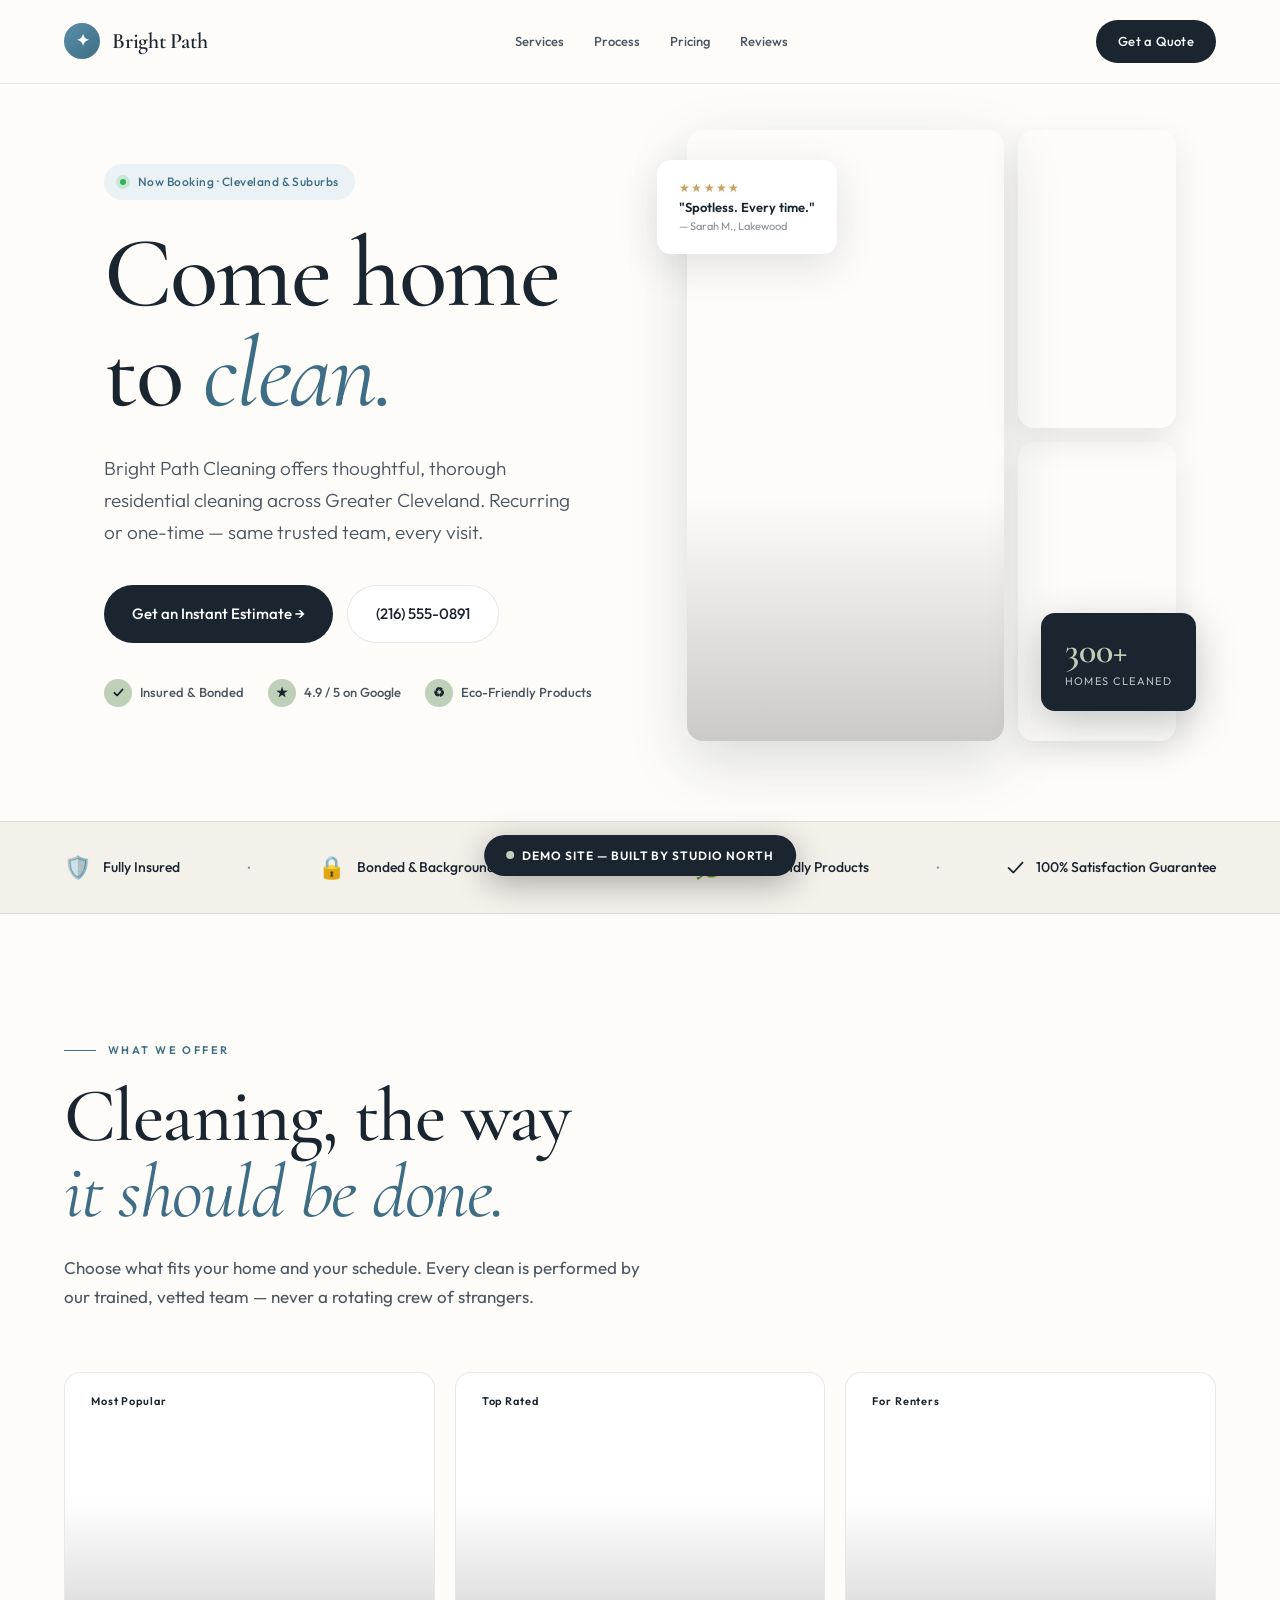
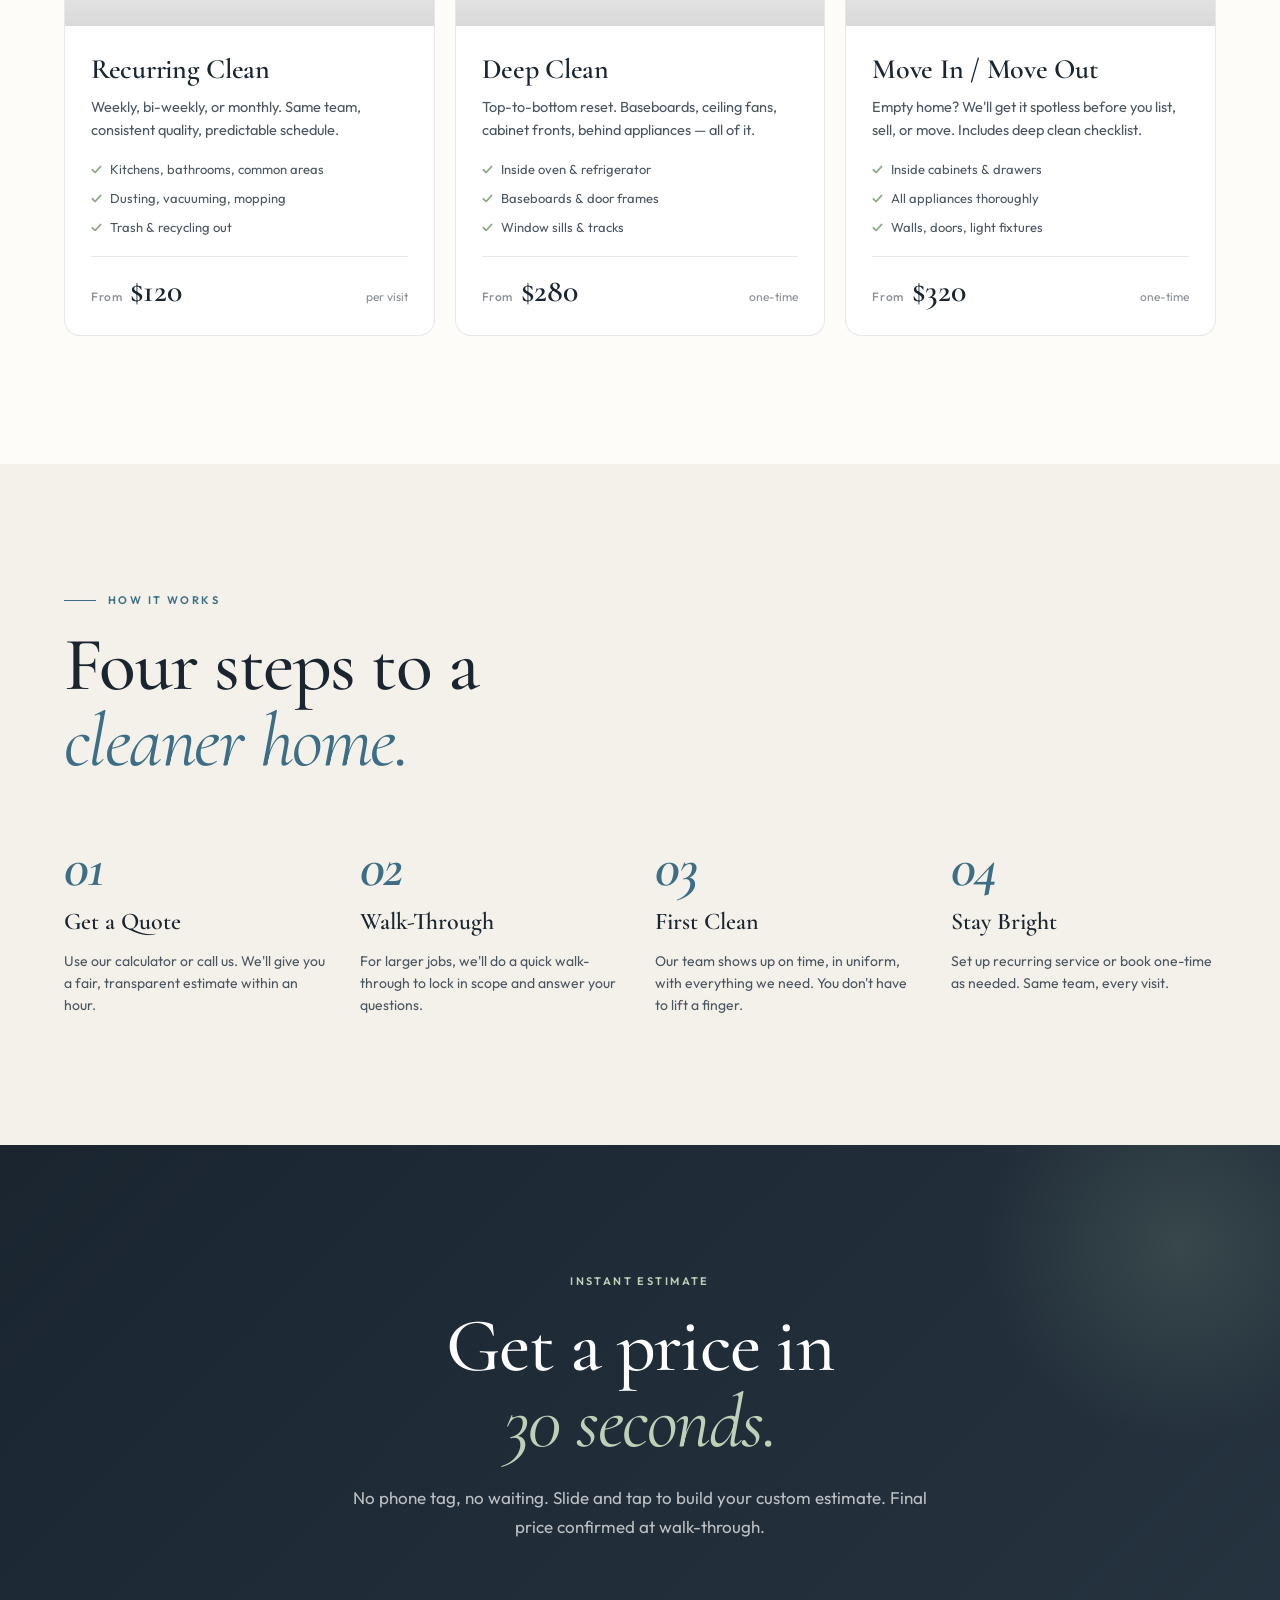
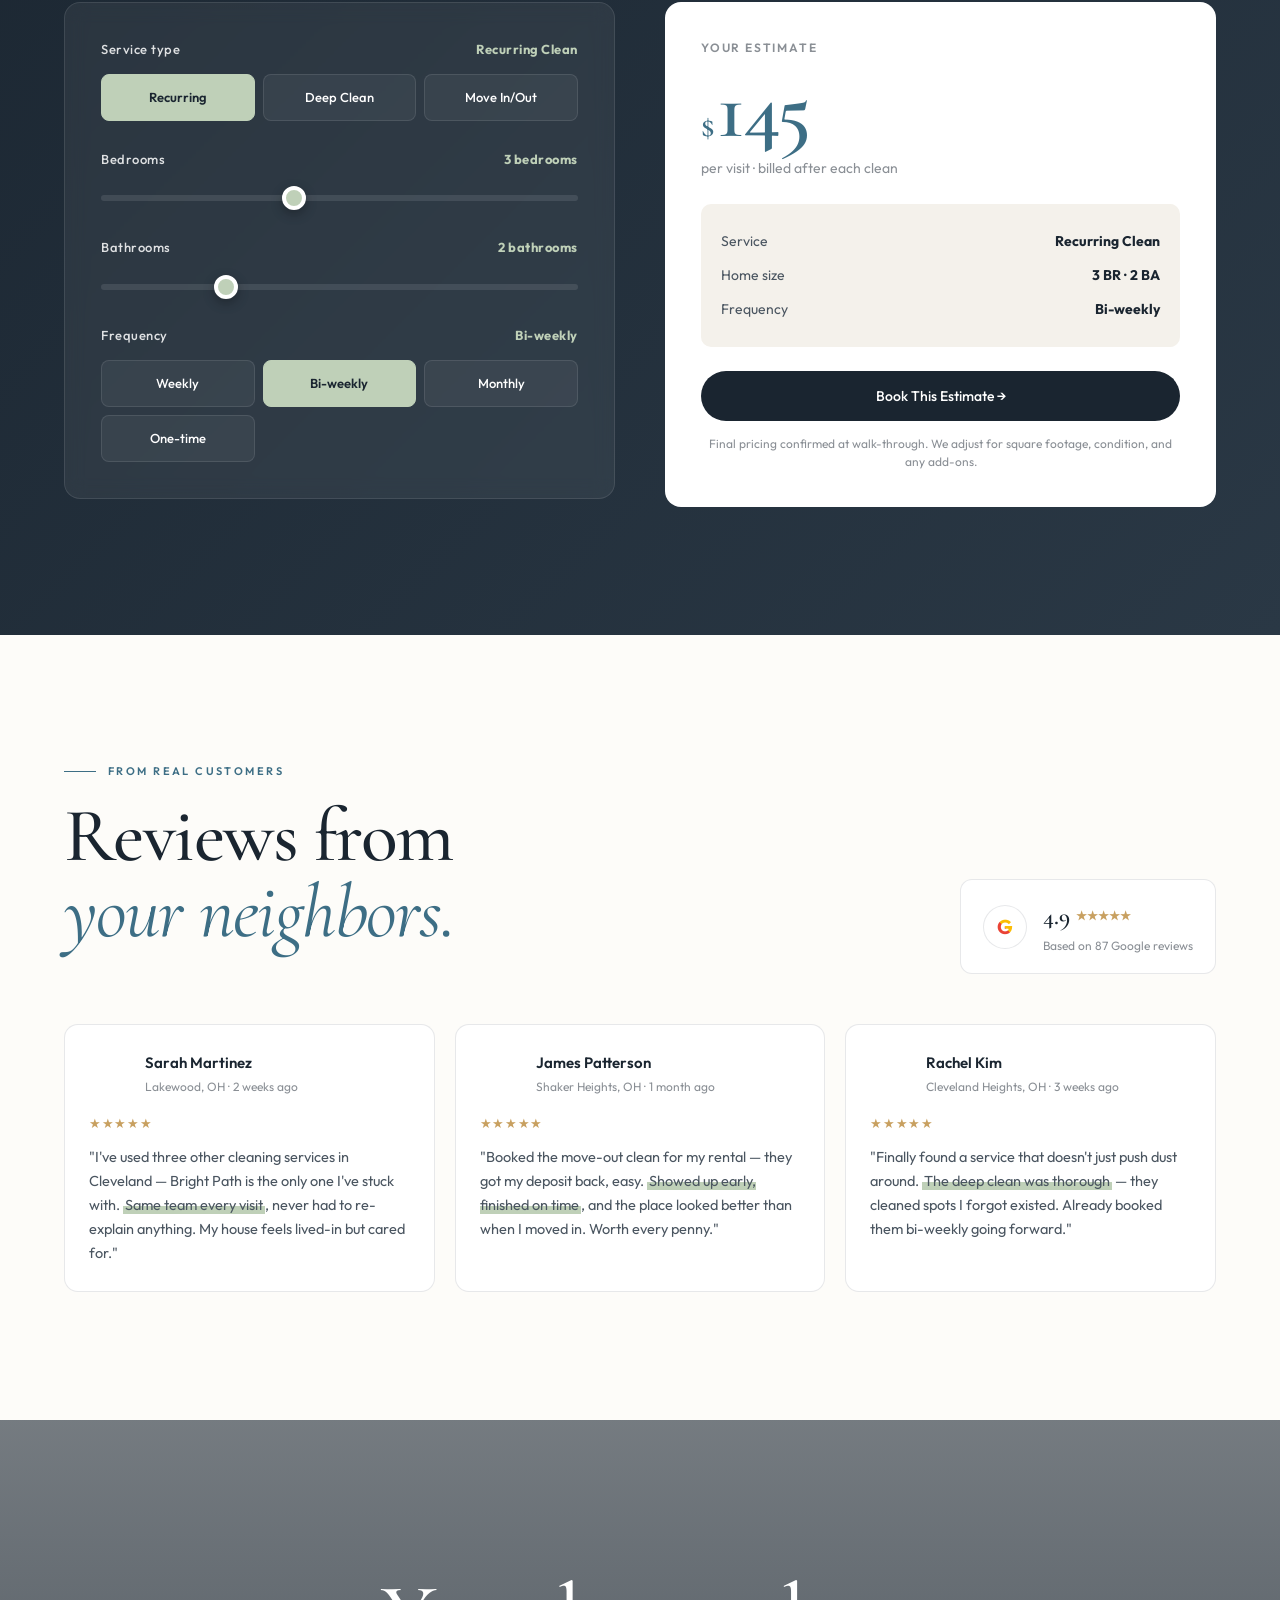
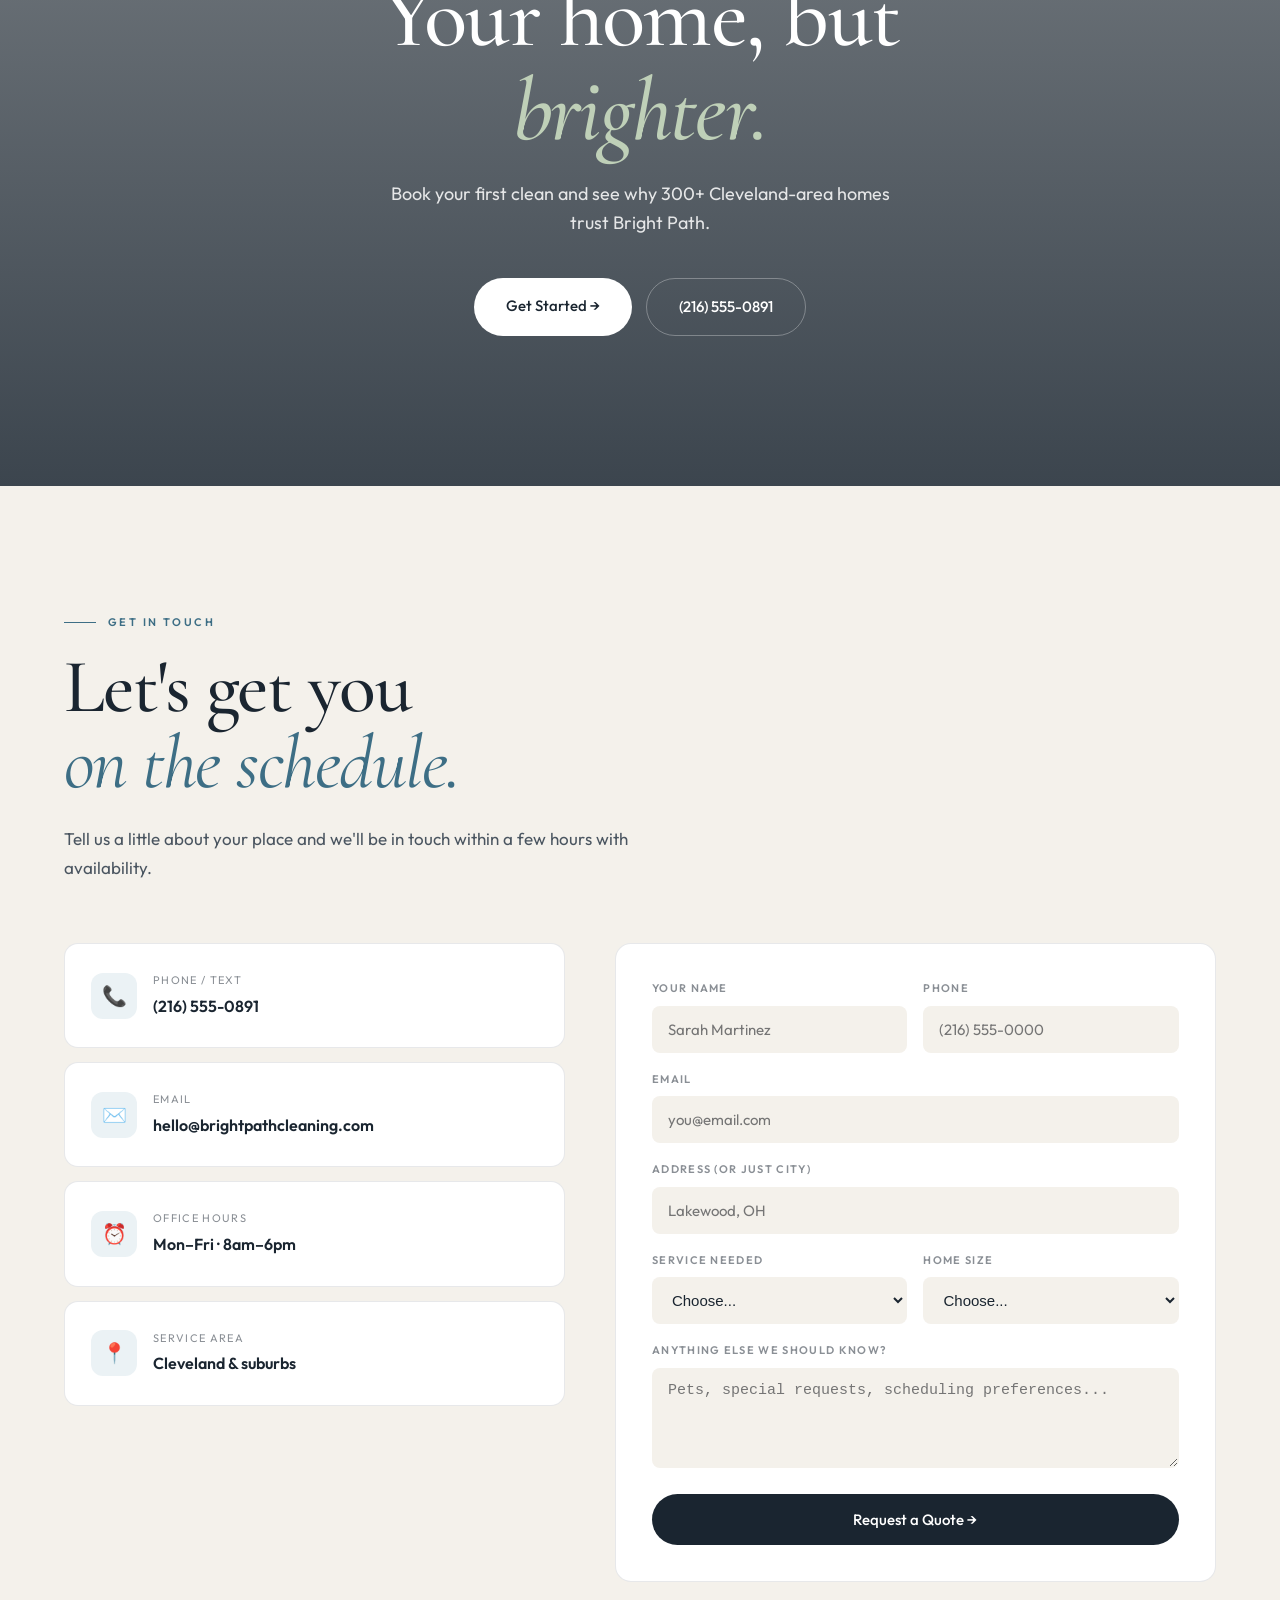
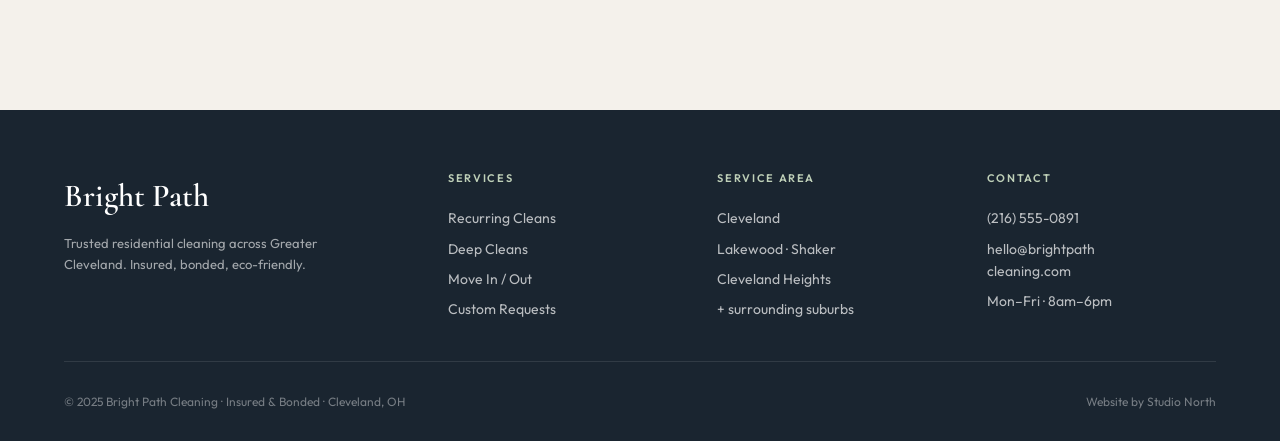
<file: bright-path-cleaning.html>
<!DOCTYPE html>
<html lang="en">
<head>
<meta charset="UTF-8" />
<meta name="viewport" content="width=device-width, initial-scale=1.0" />
<title>Bright Path Cleaning — Cleveland, OH</title>
  <meta property="og:image" content="bright-path-thumbnail.jpg" />

<meta name="description" content="Residential cleaning service for Greater Cleveland. Weekly, bi-weekly, monthly, and one-time deep cleans. Insured, bonded, and trusted." />
<link rel="preconnect" href="https://fonts.googleapis.com">
<link rel="preconnect" href="https://fonts.gstatic.com" crossorigin>
<link href="https://fonts.googleapis.com/css2?family=Cormorant+Garamond:ital,wght@0,400;0,500;0,600;0,700;1,400;1,600&family=Outfit:wght@300;400;500;600;700&display=swap" rel="stylesheet">
<style>
:root {
  --bg: #FDFCF9;
  --bg-soft: #F4F1EB;
  --bg-blue: #EBF2F5;
  --ink: #1A2530;
  --ink-soft: #4A5560;
  --muted: #8A8F95;
  --sky: #5A8FA8;
  --sky-deep: #3D6E85;
  --sage: #8FA888;
  --sage-light: #BFD0B8;
  --gold: #C8A060;
  --line: rgba(26,37,48,0.1);
  --display: 'Cormorant Garamond', serif;
  --body: 'Outfit', sans-serif;
  --max: 1200px;
  --gutter: clamp(20px, 5vw, 70px);
}
*, *::before, *::after { box-sizing: border-box; margin: 0; padding: 0; }
html { scroll-behavior: smooth; }
body {
  font-family: var(--body);
  background: var(--bg);
  color: var(--ink);
  overflow-x: hidden;
  font-size: 16px;
  line-height: 1.6;
  -webkit-font-smoothing: antialiased;
}
img { display: block; max-width: 100%; }
a { color: inherit; text-decoration: none; }
ul { list-style: none; }
button { font-family: inherit; cursor: pointer; }
input { font-family: inherit; }
::selection { background: var(--sky); color: white; }

/* NAV */
nav {
  position: fixed; top: 0; left: 0; right: 0; z-index: 100;
  display: flex; align-items: center; justify-content: space-between;
  padding: 20px var(--gutter);
  background: rgba(253,252,249,0.85);
  backdrop-filter: blur(14px) saturate(160%);
  -webkit-backdrop-filter: blur(14px) saturate(160%);
  border-bottom: 1px solid var(--line);
}
.nav-logo { font-family: var(--display); font-size: 22px; font-weight: 600; display: flex; align-items: center; gap: 12px; letter-spacing: -0.01em; }
.nav-logo-mark {
  width: 36px; height: 36px; background: linear-gradient(135deg, var(--sky), var(--sky-deep));
  border-radius: 50%; display: flex; align-items: center; justify-content: center;
  color: white; font-size: 16px; font-weight: 600;
}
.nav-links { display: flex; gap: 30px; font-size: 13px; font-weight: 500; color: var(--ink-soft); }
.nav-links a { transition: color 0.2s; }
.nav-links a:hover { color: var(--sky-deep); }
.nav-cta {
  background: var(--ink); color: white;
  font-size: 13px; font-weight: 500; letter-spacing: 0.02em;
  padding: 11px 22px; border-radius: 999px; transition: background 0.2s;
}
.nav-cta:hover { background: var(--sky-deep); }
@media (max-width: 768px) { .nav-links { display: none; } }

/* HERO — bright airy with photo */
.hero {
  position: relative; padding: 130px var(--gutter) 80px; overflow: hidden;
  display: grid; grid-template-columns: 1.05fr 1fr;
  gap: 70px; align-items: center;
  max-width: var(--max); margin: 0 auto;
}
@media (max-width: 900px) { .hero { grid-template-columns: 1fr; gap: 40px; padding-top: 110px; } }

.hero-eyebrow {
  display: inline-flex; align-items: center; gap: 12px;
  padding: 8px 16px; background: var(--bg-blue); border-radius: 999px;
  font-size: 12px; font-weight: 500; color: var(--sky-deep);
  letter-spacing: 0.04em; margin-bottom: 24px;
}
.hero-eyebrow::before { content: ''; width: 6px; height: 6px; background: #2eb350; border-radius: 50%; box-shadow: 0 0 0 4px rgba(46,179,80,0.18); animation: pulse 2s infinite; }
@keyframes pulse { 0%,100% { box-shadow: 0 0 0 4px rgba(46,179,80,0.18); } 50% { box-shadow: 0 0 0 8px rgba(46,179,80,0.04); } }

h1.hero-h1 {
  font-family: var(--display); font-size: clamp(48px, 8vw, 100px);
  font-weight: 500; line-height: 1; letter-spacing: -0.02em;
  margin-bottom: 28px;
}
h1.hero-h1 em { font-style: italic; font-weight: 400; color: var(--sky-deep); }

.hero-sub {
  font-size: clamp(16px, 1.5vw, 19px); font-weight: 300;
  color: var(--ink-soft); max-width: 480px;
  line-height: 1.7; margin-bottom: 36px;
}

.hero-ctas { display: flex; gap: 14px; flex-wrap: wrap; margin-bottom: 36px; }
.btn-primary {
  background: var(--ink); color: white; border: none;
  font-size: 15px; font-weight: 500; padding: 16px 28px;
  border-radius: 999px; transition: all 0.25s;
  display: inline-flex; align-items: center; gap: 8px;
}
.btn-primary:hover { background: var(--sky-deep); transform: translateY(-2px); box-shadow: 0 12px 30px rgba(61,110,133,0.3); }

.btn-outline {
  border: 1px solid var(--line); color: var(--ink);
  background: white; font-size: 15px; font-weight: 500;
  padding: 16px 28px; border-radius: 999px;
  transition: all 0.25s;
}
.btn-outline:hover { border-color: var(--ink); transform: translateY(-2px); }

.hero-trust { display: flex; align-items: center; gap: 24px; flex-wrap: wrap; }
.hero-trust-item { display: flex; align-items: center; gap: 8px; font-size: 13px; color: var(--ink-soft); font-weight: 500; }
.hero-trust-icon {
  width: 28px; height: 28px; background: var(--sage-light); border-radius: 50%;
  display: flex; align-items: center; justify-content: center;
  color: var(--ink); font-size: 13px; font-weight: 700;
}

/* Hero photo collage */
.hero-photo-wrap {
  position: relative; aspect-ratio: 4 / 5;
  display: grid; grid-template-columns: 2fr 1fr; grid-template-rows: 1fr 1fr;
  gap: 14px;
}
.hero-photo-main {
  grid-row: 1 / 3;
  background-image: url('https://images.unsplash.com/photo-1600585154340-be6161a56a0c?w=1200&q=80&auto=format&fit=crop');
  background-size: cover; background-position: center;
  border-radius: 16px;
  box-shadow: 0 20px 60px rgba(26,37,48,0.15);
  position: relative;
}
.hero-photo-main::after {
  content: ''; position: absolute; inset: 0;
  border-radius: 16px;
  background: linear-gradient(180deg, transparent 60%, rgba(0,0,0,0.2));
}
.hero-photo-2 {
  background-image: url('https://images.unsplash.com/photo-1556909114-f6e7ad7d3136?w=600&q=80&auto=format&fit=crop');
  background-size: cover; background-position: center;
  border-radius: 16px;
  box-shadow: 0 12px 32px rgba(26,37,48,0.1);
}
.hero-photo-3 {
  background-image: url('https://images.unsplash.com/photo-1581578731548-c64695cc6952?w=600&q=80&auto=format&fit=crop');
  background-size: cover; background-position: center;
  border-radius: 16px;
  box-shadow: 0 12px 32px rgba(26,37,48,0.1);
}

.hero-floating-card {
  position: absolute;
  top: 30px; left: -30px;
  background: white; border-radius: 14px;
  padding: 18px 22px;
  box-shadow: 0 12px 40px rgba(26,37,48,0.12);
  display: flex; align-items: center; gap: 14px;
  z-index: 3;
  animation: float 6s ease-in-out infinite;
}
@keyframes float { 0%,100% { transform: translateY(0); } 50% { transform: translateY(-8px); } }
.hero-floating-card-stars { color: var(--gold); font-size: 12px; letter-spacing: 0.1em; }
.hero-floating-card-text { font-size: 13px; font-weight: 600; color: var(--ink); }
.hero-floating-card-meta { font-size: 11px; color: var(--muted); }
@media (max-width: 900px) { .hero-floating-card { left: 12px; } }

.hero-stat-card {
  position: absolute;
  bottom: 30px; right: -20px;
  background: var(--ink); color: white;
  border-radius: 14px; padding: 20px 24px;
  box-shadow: 0 12px 40px rgba(26,37,48,0.25);
  z-index: 3;
}
.hero-stat-num { font-family: var(--display); font-size: 36px; font-weight: 600; line-height: 1; color: var(--sage-light); }
.hero-stat-label { font-size: 11px; letter-spacing: 0.12em; text-transform: uppercase; opacity: 0.7; margin-top: 4px; }
@media (max-width: 900px) { .hero-stat-card { right: 12px; } }

/* TRUST BAR */
.trust-bar {
  background: var(--bg-soft); padding: 28px var(--gutter);
  border-top: 1px solid var(--line); border-bottom: 1px solid var(--line);
}
.trust-bar-inner {
  max-width: var(--max); margin: 0 auto;
  display: flex; align-items: center; justify-content: space-between;
  flex-wrap: wrap; gap: 30px;
}
.trust-bar-item { display: flex; align-items: center; gap: 12px; }
.trust-bar-icon { font-size: 22px; }
.trust-bar-text { font-size: 14px; font-weight: 500; }
.trust-bar-divider { font-size: 12px; color: var(--muted); }

/* SECTIONS */
.section { padding: clamp(80px, 10vw, 130px) var(--gutter); }
.section-inner { max-width: var(--max); margin: 0 auto; }
.section-eyebrow {
  font-size: 11px; font-weight: 600; letter-spacing: 0.22em; text-transform: uppercase;
  color: var(--sky-deep); margin-bottom: 18px;
  display: flex; align-items: center; gap: 12px;
}
.section-eyebrow::before { content: ''; width: 32px; height: 1px; background: var(--sky-deep); }
.section-eyebrow.center { justify-content: center; }
.section-eyebrow.center::before { display: none; }
h2.section-h2 {
  font-family: var(--display); font-size: clamp(42px, 6vw, 76px);
  font-weight: 500; letter-spacing: -0.02em; line-height: 1;
  margin-bottom: 24px;
}
h2.section-h2 em { font-style: italic; font-weight: 400; color: var(--sky-deep); }
.section-intro {
  font-size: 17px; color: var(--ink-soft); line-height: 1.7;
  max-width: 580px; margin-bottom: 60px;
}

/* SERVICES — image cards */
.services-grid { display: grid; grid-template-columns: repeat(3, 1fr); gap: 20px; margin-top: 50px; }
@media (max-width: 900px) { .services-grid { grid-template-columns: repeat(2, 1fr); } }
@media (max-width: 600px) { .services-grid { grid-template-columns: 1fr; } }

.service-card {
  background: white; border-radius: 16px; overflow: hidden;
  border: 1px solid var(--line);
  transition: transform 0.4s cubic-bezier(.2,.7,.2,1), box-shadow 0.4s;
  display: flex; flex-direction: column;
}
.service-card:hover { transform: translateY(-6px); box-shadow: 0 20px 50px rgba(26,37,48,0.12); }
.service-card-img {
  aspect-ratio: 16 / 11;
  background-size: cover; background-position: center;
  position: relative; overflow: hidden;
}
.service-card-img::after {
  content: ''; position: absolute; inset: 0;
  background: linear-gradient(180deg, transparent 50%, rgba(0,0,0,0.15));
}
.service-card-tag {
  position: absolute; top: 14px; left: 14px;
  background: rgba(255,255,255,0.95); color: var(--ink);
  font-size: 11px; font-weight: 600; letter-spacing: 0.08em;
  padding: 6px 12px; border-radius: 999px;
}
.service-card-body { padding: 28px 26px; flex: 1; display: flex; flex-direction: column; }
.service-card-title {
  font-family: var(--display); font-size: 28px; font-weight: 600;
  letter-spacing: -0.01em; margin-bottom: 10px; line-height: 1.1;
}
.service-card-desc { font-size: 14.5px; color: var(--ink-soft); line-height: 1.6; flex: 1; margin-bottom: 18px; }
.service-card-features { list-style: none; padding: 0; margin: 0 0 18px; display: flex; flex-direction: column; gap: 8px; }
.service-card-features li { font-size: 13px; color: var(--ink-soft); display: flex; align-items: flex-start; gap: 8px; }
.service-card-features li::before { content: '✓'; color: var(--sage); font-weight: 700; flex-shrink: 0; }
.service-card-price {
  display: flex; align-items: baseline; gap: 8px;
  padding-top: 18px; border-top: 1px solid var(--line);
}
.service-card-price-from { font-size: 12px; font-weight: 500; color: var(--muted); letter-spacing: 0.05em; }
.service-card-price-amount {
  font-family: var(--display); font-size: 32px; font-weight: 600;
  color: var(--ink); line-height: 1;
}
.service-card-price-meta { font-size: 12px; color: var(--muted); margin-left: auto; }

/* PROCESS */
.process { background: var(--bg-soft); }
.process-grid {
  display: grid; grid-template-columns: repeat(4, 1fr); gap: 30px;
  margin-top: 60px;
}
@media (max-width: 900px) { .process-grid { grid-template-columns: repeat(2, 1fr); } }
@media (max-width: 500px) { .process-grid { grid-template-columns: 1fr; } }
.process-step { display: flex; flex-direction: column; gap: 14px; }
.process-step-num {
  font-family: var(--display); font-size: 56px; font-weight: 600;
  color: var(--sky); line-height: 1; letter-spacing: -0.02em;
}
.process-step-num em { font-style: italic; color: var(--sky-deep); }
.process-step-title { font-family: var(--display); font-size: 24px; font-weight: 600; line-height: 1.1; }
.process-step-desc { font-size: 14px; color: var(--ink-soft); line-height: 1.6; }

/* PRICING CALCULATOR */
.calculator {
  background: linear-gradient(135deg, var(--ink) 0%, #2A3845 100%);
  color: white;
  position: relative; overflow: hidden;
}
.calculator::before {
  content: ''; position: absolute; top: -100px; right: -100px;
  width: 400px; height: 400px;
  background: radial-gradient(circle, rgba(143,168,136,0.2), transparent 70%);
  border-radius: 50%;
}
.calculator h2 { color: white; }
.calculator h2 em { color: var(--sage-light); }
.calculator .section-eyebrow { color: var(--sage-light); }
.calculator .section-eyebrow::before { background: var(--sage-light); }
.calculator .section-intro { color: rgba(255,255,255,0.7); }

.calc-grid { display: grid; grid-template-columns: 1fr 1fr; gap: 50px; align-items: start; position: relative; z-index: 2; }
@media (max-width: 900px) { .calc-grid { grid-template-columns: 1fr; } }

.calc-controls {
  background: rgba(255,255,255,0.06); border: 1px solid rgba(255,255,255,0.1);
  border-radius: 16px; padding: 36px;
  backdrop-filter: blur(10px);
}
.calc-control { margin-bottom: 28px; }
.calc-control:last-child { margin-bottom: 0; }
.calc-label {
  display: flex; justify-content: space-between; align-items: center;
  font-size: 13px; font-weight: 500; letter-spacing: 0.04em;
  color: rgba(255,255,255,0.85); margin-bottom: 14px;
}
.calc-label-value { color: var(--sage-light); font-weight: 700; }
.calc-options { display: grid; grid-template-columns: repeat(auto-fit, minmax(120px, 1fr)); gap: 8px; }
.calc-option {
  background: rgba(255,255,255,0.05); border: 1px solid rgba(255,255,255,0.1);
  color: white;
  font-size: 13px; font-weight: 500; padding: 12px 14px;
  border-radius: 8px; cursor: pointer; transition: all 0.2s;
  text-align: center;
}
.calc-option:hover { background: rgba(255,255,255,0.1); border-color: rgba(255,255,255,0.2); }
.calc-option.active { background: var(--sage-light); color: var(--ink); border-color: var(--sage-light); font-weight: 600; }

.calc-slider {
  -webkit-appearance: none; appearance: none;
  width: 100%; height: 6px; background: rgba(255,255,255,0.1);
  border-radius: 3px; outline: none;
  cursor: pointer;
}
.calc-slider::-webkit-slider-thumb {
  -webkit-appearance: none; appearance: none;
  width: 24px; height: 24px;
  background: var(--sage-light); border: 4px solid white;
  border-radius: 50%; cursor: pointer;
  box-shadow: 0 4px 12px rgba(0,0,0,0.3);
}
.calc-slider::-moz-range-thumb {
  width: 24px; height: 24px;
  background: var(--sage-light); border: 4px solid white;
  border-radius: 50%; cursor: pointer;
}

.calc-result {
  background: white; color: var(--ink);
  border-radius: 16px; padding: 36px;
  position: sticky; top: 100px;
}
.calc-result-label { font-size: 12px; font-weight: 600; letter-spacing: 0.15em; text-transform: uppercase; color: var(--muted); margin-bottom: 10px; }
.calc-result-price {
  font-family: var(--display); font-size: 84px; font-weight: 600; line-height: 1;
  letter-spacing: -0.03em; margin-bottom: 6px; color: var(--sky-deep);
  display: flex; align-items: baseline; gap: 6px;
}
.calc-result-price-currency { font-size: 32px; }
.calc-result-price-meta { font-size: 14px; color: var(--muted); margin-bottom: 24px; }
.calc-result-summary { padding: 20px; background: var(--bg-soft); border-radius: 10px; margin-bottom: 24px; }
.calc-result-summary-row {
  display: flex; justify-content: space-between; padding: 6px 0;
  font-size: 14px; color: var(--ink-soft);
}
.calc-result-summary-row strong { color: var(--ink); }
.calc-result-cta {
  background: var(--ink); color: white; border: none;
  font-size: 14px; font-weight: 500; padding: 16px 24px;
  border-radius: 999px; width: 100%;
  transition: background 0.2s;
}
.calc-result-cta:hover { background: var(--sky-deep); }
.calc-result-disclaimer { font-size: 12px; color: var(--muted); text-align: center; margin-top: 14px; line-height: 1.5; }

/* TESTIMONIALS — Google review style */
.testimonials-header {
  display: grid; grid-template-columns: 1fr auto; gap: 30px; align-items: end; margin-bottom: 50px;
}
@media (max-width: 768px) { .testimonials-header { grid-template-columns: 1fr; } }
.google-rating-card {
  background: white; border: 1px solid var(--line); border-radius: 12px;
  padding: 18px 22px;
  display: flex; align-items: center; gap: 16px;
}
.google-rating-mark {
  width: 44px; height: 44px; min-width: 44px;
  background: white;
  border: 1px solid var(--line);
  border-radius: 50%;
  display: flex; align-items: center; justify-content: center;
  font-size: 20px; font-weight: 700;
  background: linear-gradient(45deg, #4285F4 25%, #EA4335 25% 50%, #FBBC04 50% 75%, #34A853 75%);
  -webkit-background-clip: text; background-clip: text; color: transparent;
  font-family: 'Outfit', sans-serif;
}
.google-rating-text { display: flex; flex-direction: column; }
.google-rating-num { font-family: var(--display); font-size: 24px; font-weight: 600; color: var(--ink); display: flex; align-items: center; gap: 6px; }
.google-rating-stars { color: var(--gold); font-size: 12px; }
.google-rating-meta { font-size: 12px; color: var(--muted); }

.testimonials-grid { display: grid; grid-template-columns: repeat(3, 1fr); gap: 20px; }
@media (max-width: 900px) { .testimonials-grid { grid-template-columns: 1fr; } }

.review-card {
  background: white; border: 1px solid var(--line);
  border-radius: 14px; padding: 26px 24px;
  transition: border-color 0.3s, transform 0.3s, box-shadow 0.3s;
}
.review-card:hover { border-color: var(--sky); transform: translateY(-4px); box-shadow: 0 12px 32px rgba(26,37,48,0.08); }
.review-header { display: flex; align-items: center; gap: 12px; margin-bottom: 16px; }
.review-avatar {
  width: 44px; height: 44px; border-radius: 50%;
  background-size: cover; background-position: center;
}
.review-name { font-size: 15px; font-weight: 600; }
.review-meta { font-size: 12px; color: var(--muted); margin-top: 2px; display: flex; align-items: center; gap: 6px; }
.review-stars { color: var(--gold); font-size: 13px; letter-spacing: 0.05em; margin-bottom: 12px; }
.review-body {
  font-size: 14.5px; color: var(--ink-soft); line-height: 1.65;
}
.review-body em { font-style: normal; background: linear-gradient(transparent 60%, var(--sage-light) 60%); padding: 0 2px; }

/* CTA BLEED */
.cta-bleed {
  position: relative; padding: clamp(80px, 12vw, 150px) var(--gutter);
  text-align: center; overflow: hidden; isolation: isolate;
  color: white;
}
.cta-bleed::before {
  content: ''; position: absolute; inset: 0; z-index: -2;
  background-image: url('https://images.unsplash.com/photo-1556228720-195a672e8a03?w=1800&q=80&auto=format&fit=crop');
  background-size: cover; background-position: center;
  filter: brightness(0.55);
}
.cta-bleed::after {
  content: ''; position: absolute; inset: 0; z-index: -1;
  background: linear-gradient(180deg, rgba(26,37,48,0.6), rgba(26,37,48,0.85));
}
.cta-bleed-h2 {
  font-family: var(--display); font-size: clamp(42px, 7vw, 96px);
  font-weight: 500; letter-spacing: -0.02em; line-height: 1.05;
  margin-bottom: 22px;
}
.cta-bleed-h2 em { font-style: italic; color: var(--sage-light); }
.cta-bleed-sub { font-size: 18px; opacity: 0.85; max-width: 540px; margin: 0 auto 40px; line-height: 1.6; }
.cta-bleed-actions { display: flex; gap: 14px; justify-content: center; flex-wrap: wrap; }
.btn-light { background: white; color: var(--ink); border: none; font-size: 15px; font-weight: 500; padding: 16px 32px; border-radius: 999px; transition: all 0.2s; }
.btn-light:hover { transform: translateY(-2px); box-shadow: 0 12px 30px rgba(255,255,255,0.2); }
.btn-light-outline { border: 1px solid rgba(255,255,255,0.3); color: white; background: transparent; font-size: 15px; font-weight: 500; padding: 16px 32px; border-radius: 999px; transition: all 0.2s; }
.btn-light-outline:hover { border-color: white; background: rgba(255,255,255,0.05); }

/* CONTACT */
.contact { background: var(--bg-soft); }
.contact-grid {
  display: grid; grid-template-columns: 1fr 1.2fr; gap: 50px; margin-top: 50px;
  align-items: start;
}
@media (max-width: 900px) { .contact-grid { grid-template-columns: 1fr; } }

.contact-card {
  background: white; padding: 28px 26px; border-radius: 14px;
  border: 1px solid var(--line); margin-bottom: 14px;
  display: flex; align-items: center; gap: 16px;
  transition: border-color 0.3s;
}
.contact-card:hover { border-color: var(--sky); }
.contact-icon {
  width: 46px; height: 46px; min-width: 46px;
  background: var(--bg-blue); border-radius: 12px;
  display: flex; align-items: center; justify-content: center; font-size: 20px;
}
.contact-card-label { font-size: 11px; letter-spacing: 0.12em; text-transform: uppercase; color: var(--muted); margin-bottom: 4px; }
.contact-card-value { font-size: 16px; font-weight: 600; color: var(--ink); }

.contact-form {
  background: white; border: 1px solid var(--line); border-radius: 16px; padding: 36px;
  display: flex; flex-direction: column; gap: 18px;
}
.contact-form label { font-size: 11px; font-weight: 600; letter-spacing: 0.12em; text-transform: uppercase; color: var(--muted); margin-bottom: 8px; display: block; }
.contact-form input, .contact-form select, .contact-form textarea {
  width: 100%; background: var(--bg-soft); border: 1px solid transparent;
  color: var(--ink); font-size: 15px; padding: 13px 15px;
  border-radius: 8px; outline: none; transition: border-color 0.2s, background 0.2s;
}
.contact-form input:focus, .contact-form select:focus, .contact-form textarea:focus {
  border-color: var(--sky); background: white;
}
.contact-form textarea { resize: vertical; min-height: 100px; }
.form-row { display: grid; grid-template-columns: 1fr 1fr; gap: 16px; }
@media (max-width: 500px) { .form-row { grid-template-columns: 1fr; } }
.contact-submit {
  background: var(--ink); color: white; border: none;
  font-size: 15px; font-weight: 500; padding: 16px 24px;
  border-radius: 999px; transition: background 0.2s;
}
.contact-submit:hover { background: var(--sky-deep); }

/* FOOTER */
footer { background: var(--ink); color: white; padding: 60px var(--gutter) 30px; }
.footer-top { max-width: var(--max); margin: 0 auto; display: grid; grid-template-columns: 1.5fr 1fr 1fr 1fr; gap: 40px; padding-bottom: 36px; border-bottom: 1px solid rgba(255,255,255,0.1); }
@media (max-width: 768px) { .footer-top { grid-template-columns: 1fr 1fr; } }
.footer-brand { font-family: var(--display); font-size: 32px; font-weight: 600; margin-bottom: 12px; }
.footer-tagline { font-size: 13px; opacity: 0.6; line-height: 1.6; max-width: 280px; }
.footer-col-title { font-size: 11px; font-weight: 600; letter-spacing: 0.15em; text-transform: uppercase; color: var(--sage-light); margin-bottom: 16px; }
.footer-col li { font-size: 14px; opacity: 0.7; padding: 4px 0; }
.footer-bottom { max-width: var(--max); margin: 30px auto 0; display: flex; align-items: center; justify-content: space-between; flex-wrap: wrap; gap: 16px; font-size: 12px; opacity: 0.4; }

/* REVEAL */
.reveal { opacity: 0; transform: translateY(36px); transition: opacity 0.8s cubic-bezier(.2,.7,.2,1), transform 0.8s cubic-bezier(.2,.7,.2,1); }
.reveal.in { opacity: 1; transform: translateY(0); }

/* DEMO BADGE */
.demo-banner {
  position: fixed; bottom: 24px; left: 50%; transform: translateX(-50%);
  background: var(--ink); color: white;
  font-size: 12px; font-weight: 600; letter-spacing: 0.08em;
  padding: 11px 22px; border-radius: 999px; z-index: 9998; white-space: nowrap;
  box-shadow: 0 8px 32px rgba(0,0,0,0.3);
  display: flex; align-items: center; gap: 8px;
}
.demo-banner::before { content: ''; width: 8px; height: 8px; background: var(--sage-light); border-radius: 50%; }
</style>
</head>
<body>

<div class="demo-banner">DEMO SITE — BUILT BY STUDIO NORTH</div>

<nav>
  <div class="nav-logo"><div class="nav-logo-mark">✦</div>Bright Path</div>
  <div class="nav-links">
    <a href="#services">Services</a>
    <a href="#process">Process</a>
    <a href="#calculator">Pricing</a>
    <a href="#reviews">Reviews</a>
  </div>
  <a href="#book" class="nav-cta">Get a Quote</a>
</nav>

<!-- HERO -->
<section class="hero">
  <div class="hero-content">
    <div class="hero-eyebrow">Now Booking · Cleveland &amp; Suburbs</div>
    <h1 class="hero-h1">Come home<br>to <em>clean.</em></h1>
    <p class="hero-sub">Bright Path Cleaning offers thoughtful, thorough residential cleaning across Greater Cleveland. Recurring or one-time — same trusted team, every visit.</p>
    <div class="hero-ctas">
      <a href="#calculator" class="btn-primary">Get an Instant Estimate →</a>
      <a href="tel:+12165550891" class="btn-outline">(216) 555-0891</a>
    </div>
    <div class="hero-trust">
      <div class="hero-trust-item"><div class="hero-trust-icon">✓</div>Insured &amp; Bonded</div>
      <div class="hero-trust-item"><div class="hero-trust-icon">★</div>4.9 / 5 on Google</div>
      <div class="hero-trust-item"><div class="hero-trust-icon">♻</div>Eco-Friendly Products</div>
    </div>
  </div>
  <div class="hero-photo-wrap">
    <div class="hero-photo-main"></div>
    <div class="hero-photo-2"></div>
    <div class="hero-photo-3"></div>
    <div class="hero-floating-card">
      <div>
        <div class="hero-floating-card-stars">★★★★★</div>
        <div class="hero-floating-card-text">"Spotless. Every time."</div>
        <div class="hero-floating-card-meta">— Sarah M., Lakewood</div>
      </div>
    </div>
    <div class="hero-stat-card">
      <div class="hero-stat-num">300+</div>
      <div class="hero-stat-label">Homes Cleaned</div>
    </div>
  </div>
</section>

<!-- TRUST BAR -->
<div class="trust-bar">
  <div class="trust-bar-inner">
    <div class="trust-bar-item"><span class="trust-bar-icon">🛡️</span><span class="trust-bar-text">Fully Insured</span></div>
    <span class="trust-bar-divider">•</span>
    <div class="trust-bar-item"><span class="trust-bar-icon">🔒</span><span class="trust-bar-text">Bonded &amp; Background-Checked</span></div>
    <span class="trust-bar-divider">•</span>
    <div class="trust-bar-item"><span class="trust-bar-icon">🌿</span><span class="trust-bar-text">Eco-Friendly Products</span></div>
    <span class="trust-bar-divider">•</span>
    <div class="trust-bar-item"><span class="trust-bar-icon">✓</span><span class="trust-bar-text">100% Satisfaction Guarantee</span></div>
  </div>
</div>

<!-- SERVICES -->
<section class="section" id="services">
  <div class="section-inner">
    <div class="reveal">
      <div class="section-eyebrow">What We Offer</div>
      <h2 class="section-h2">Cleaning, the way<br><em>it should be done.</em></h2>
      <p class="section-intro">Choose what fits your home and your schedule. Every clean is performed by our trained, vetted team — never a rotating crew of strangers.</p>
    </div>

    <div class="services-grid">
      <div class="service-card reveal">
        <div class="service-card-img" style="background-image:url('https://images.unsplash.com/photo-1556909114-f6e7ad7d3136?w=800&q=80&auto=format&fit=crop')">
          <span class="service-card-tag">Most Popular</span>
        </div>
        <div class="service-card-body">
          <div class="service-card-title">Recurring Clean</div>
          <div class="service-card-desc">Weekly, bi-weekly, or monthly. Same team, consistent quality, predictable schedule.</div>
          <ul class="service-card-features">
            <li>Kitchens, bathrooms, common areas</li>
            <li>Dusting, vacuuming, mopping</li>
            <li>Trash &amp; recycling out</li>
          </ul>
          <div class="service-card-price">
            <span class="service-card-price-from">From</span>
            <span class="service-card-price-amount">$120</span>
            <span class="service-card-price-meta">per visit</span>
          </div>
        </div>
      </div>

      <div class="service-card reveal">
        <div class="service-card-img" style="background-image:url('https://images.unsplash.com/photo-1581578731548-c64695cc6952?w=800&q=80&auto=format&fit=crop')">
          <span class="service-card-tag">Top Rated</span>
        </div>
        <div class="service-card-body">
          <div class="service-card-title">Deep Clean</div>
          <div class="service-card-desc">Top-to-bottom reset. Baseboards, ceiling fans, cabinet fronts, behind appliances — all of it.</div>
          <ul class="service-card-features">
            <li>Inside oven &amp; refrigerator</li>
            <li>Baseboards &amp; door frames</li>
            <li>Window sills &amp; tracks</li>
          </ul>
          <div class="service-card-price">
            <span class="service-card-price-from">From</span>
            <span class="service-card-price-amount">$280</span>
            <span class="service-card-price-meta">one-time</span>
          </div>
        </div>
      </div>

      <div class="service-card reveal">
        <div class="service-card-img" style="background-image:url('https://images.unsplash.com/photo-1581795669633-91ef7c9699a8?w=800&q=80&auto=format&fit=crop')">
          <span class="service-card-tag">For Renters</span>
        </div>
        <div class="service-card-body">
          <div class="service-card-title">Move In / Move Out</div>
          <div class="service-card-desc">Empty home? We'll get it spotless before you list, sell, or move. Includes deep clean checklist.</div>
          <ul class="service-card-features">
            <li>Inside cabinets &amp; drawers</li>
            <li>All appliances thoroughly</li>
            <li>Walls, doors, light fixtures</li>
          </ul>
          <div class="service-card-price">
            <span class="service-card-price-from">From</span>
            <span class="service-card-price-amount">$320</span>
            <span class="service-card-price-meta">one-time</span>
          </div>
        </div>
      </div>
    </div>
  </div>
</section>

<!-- PROCESS -->
<section class="section process" id="process">
  <div class="section-inner">
    <div class="reveal">
      <div class="section-eyebrow">How It Works</div>
      <h2 class="section-h2">Four steps to a<br><em>cleaner home.</em></h2>
    </div>
    <div class="process-grid">
      <div class="process-step reveal">
        <div class="process-step-num"><em>01</em></div>
        <div class="process-step-title">Get a Quote</div>
        <div class="process-step-desc">Use our calculator or call us. We'll give you a fair, transparent estimate within an hour.</div>
      </div>
      <div class="process-step reveal">
        <div class="process-step-num"><em>02</em></div>
        <div class="process-step-title">Walk-Through</div>
        <div class="process-step-desc">For larger jobs, we'll do a quick walk-through to lock in scope and answer your questions.</div>
      </div>
      <div class="process-step reveal">
        <div class="process-step-num"><em>03</em></div>
        <div class="process-step-title">First Clean</div>
        <div class="process-step-desc">Our team shows up on time, in uniform, with everything we need. You don't have to lift a finger.</div>
      </div>
      <div class="process-step reveal">
        <div class="process-step-num"><em>04</em></div>
        <div class="process-step-title">Stay Bright</div>
        <div class="process-step-desc">Set up recurring service or book one-time as needed. Same team, every visit.</div>
      </div>
    </div>
  </div>
</section>

<!-- PRICING CALCULATOR -->
<section class="section calculator" id="calculator">
  <div class="section-inner">
    <div class="reveal" style="text-align:center;max-width:680px;margin:0 auto;">
      <div class="section-eyebrow center" style="justify-content:center;">Instant Estimate</div>
      <h2 class="section-h2">Get a price in<br><em>30 seconds.</em></h2>
      <p class="section-intro" style="margin-left:auto;margin-right:auto;">No phone tag, no waiting. Slide and tap to build your custom estimate. Final price confirmed at walk-through.</p>
    </div>

    <div class="calc-grid">
      <div class="calc-controls reveal">
        <div class="calc-control">
          <div class="calc-label">Service type<span class="calc-label-value" id="calc-service-display">Recurring Clean</span></div>
          <div class="calc-options" id="calc-service">
            <div class="calc-option active" data-service="recurring" data-base="120">Recurring</div>
            <div class="calc-option" data-service="deep" data-base="280">Deep Clean</div>
            <div class="calc-option" data-service="move" data-base="320">Move In/Out</div>
          </div>
        </div>

        <div class="calc-control">
          <div class="calc-label">Bedrooms<span class="calc-label-value" id="calc-bed-display">3 bedrooms</span></div>
          <input type="range" class="calc-slider" id="calc-bed" min="1" max="6" value="3" step="1">
        </div>

        <div class="calc-control">
          <div class="calc-label">Bathrooms<span class="calc-label-value" id="calc-bath-display">2 bathrooms</span></div>
          <input type="range" class="calc-slider" id="calc-bath" min="1" max="5" value="2" step="1">
        </div>

        <div class="calc-control">
          <div class="calc-label">Frequency<span class="calc-label-value" id="calc-freq-display">Bi-weekly</span></div>
          <div class="calc-options" id="calc-freq">
            <div class="calc-option" data-freq="weekly" data-mult="0.85">Weekly</div>
            <div class="calc-option active" data-freq="biweekly" data-mult="1">Bi-weekly</div>
            <div class="calc-option" data-freq="monthly" data-mult="1.1">Monthly</div>
            <div class="calc-option" data-freq="onetime" data-mult="1.25">One-time</div>
          </div>
        </div>
      </div>

      <div class="calc-result reveal">
        <div class="calc-result-label">Your Estimate</div>
        <div class="calc-result-price">
          <span class="calc-result-price-currency">$</span>
          <span id="calc-total">160</span>
        </div>
        <div class="calc-result-price-meta" id="calc-meta">per visit · billed after each clean</div>
        <div class="calc-result-summary">
          <div class="calc-result-summary-row"><span>Service</span><strong id="sum-service">Recurring Clean</strong></div>
          <div class="calc-result-summary-row"><span>Home size</span><strong id="sum-size">3 BR · 2 BA</strong></div>
          <div class="calc-result-summary-row"><span>Frequency</span><strong id="sum-freq">Bi-weekly</strong></div>
        </div>
        <button class="calc-result-cta" onclick="document.getElementById('book').scrollIntoView({behavior:'smooth'})">Book This Estimate →</button>
        <div class="calc-result-disclaimer">Final pricing confirmed at walk-through. We adjust for square footage, condition, and any add-ons.</div>
      </div>
    </div>
  </div>
</section>

<!-- TESTIMONIALS -->
<section class="section" id="reviews">
  <div class="section-inner">
    <div class="testimonials-header reveal">
      <div>
        <div class="section-eyebrow">From Real Customers</div>
        <h2 class="section-h2">Reviews from<br><em>your neighbors.</em></h2>
      </div>
      <div class="google-rating-card">
        <div class="google-rating-mark">G</div>
        <div class="google-rating-text">
          <div class="google-rating-num">4.9 <span class="google-rating-stars">★★★★★</span></div>
          <div class="google-rating-meta">Based on 87 Google reviews</div>
        </div>
      </div>
    </div>

    <div class="testimonials-grid">
      <div class="review-card reveal">
        <div class="review-header">
          <div class="review-avatar" style="background-image:url('https://images.unsplash.com/photo-1494790108377-be9c29b29330?w=200&q=80&auto=format&fit=crop')"></div>
          <div>
            <div class="review-name">Sarah Martinez</div>
            <div class="review-meta">Lakewood, OH · 2 weeks ago</div>
          </div>
        </div>
        <div class="review-stars">★★★★★</div>
        <div class="review-body">"I've used three other cleaning services in Cleveland — Bright Path is the only one I've stuck with. <em>Same team every visit</em>, never had to re-explain anything. My house feels lived-in but cared for."</div>
      </div>

      <div class="review-card reveal">
        <div class="review-header">
          <div class="review-avatar" style="background-image:url('https://images.unsplash.com/photo-1500648767791-00dcc994a43e?w=200&q=80&auto=format&fit=crop')"></div>
          <div>
            <div class="review-name">James Patterson</div>
            <div class="review-meta">Shaker Heights, OH · 1 month ago</div>
          </div>
        </div>
        <div class="review-stars">★★★★★</div>
        <div class="review-body">"Booked the move-out clean for my rental — they got my deposit back, easy. <em>Showed up early, finished on time</em>, and the place looked better than when I moved in. Worth every penny."</div>
      </div>

      <div class="review-card reveal">
        <div class="review-header">
          <div class="review-avatar" style="background-image:url('https://images.unsplash.com/photo-1438761681033-6461ffad8d80?w=200&q=80&auto=format&fit=crop')"></div>
          <div>
            <div class="review-name">Rachel Kim</div>
            <div class="review-meta">Cleveland Heights, OH · 3 weeks ago</div>
          </div>
        </div>
        <div class="review-stars">★★★★★</div>
        <div class="review-body">"Finally found a service that doesn't just push dust around. <em>The deep clean was thorough</em> — they cleaned spots I forgot existed. Already booked them bi-weekly going forward."</div>
      </div>
    </div>
  </div>
</section>

<!-- CTA BLEED -->
<section class="cta-bleed">
  <h2 class="cta-bleed-h2">Your home, but<br><em>brighter.</em></h2>
  <p class="cta-bleed-sub">Book your first clean and see why 300+ Cleveland-area homes trust Bright Path.</p>
  <div class="cta-bleed-actions">
    <a href="#book" class="btn-light">Get Started →</a>
    <a href="tel:+12165550891" class="btn-light-outline">(216) 555-0891</a>
  </div>
</section>

<!-- CONTACT -->
<section class="section contact" id="book">
  <div class="section-inner">
    <div class="reveal">
      <div class="section-eyebrow">Get In Touch</div>
      <h2 class="section-h2">Let's get you<br><em>on the schedule.</em></h2>
      <p class="section-intro">Tell us a little about your place and we'll be in touch within a few hours with availability.</p>
    </div>
    <div class="contact-grid">
      <div class="reveal">
        <div class="contact-card">
          <div class="contact-icon">📞</div>
          <div><div class="contact-card-label">Phone / Text</div><div class="contact-card-value">(216) 555-0891</div></div>
        </div>
        <div class="contact-card">
          <div class="contact-icon">✉️</div>
          <div><div class="contact-card-label">Email</div><div class="contact-card-value">hello@brightpathcleaning.com</div></div>
        </div>
        <div class="contact-card">
          <div class="contact-icon">⏰</div>
          <div><div class="contact-card-label">Office Hours</div><div class="contact-card-value">Mon–Fri · 8am–6pm</div></div>
        </div>
        <div class="contact-card">
          <div class="contact-icon">📍</div>
          <div><div class="contact-card-label">Service Area</div><div class="contact-card-value">Cleveland &amp; suburbs</div></div>
        </div>
      </div>
      <form class="contact-form reveal" onsubmit="handleSubmit(event)">
        <div class="form-row">
          <div><label>Your Name</label><input type="text" placeholder="Sarah Martinez" required></div>
          <div><label>Phone</label><input type="tel" placeholder="(216) 555-0000" required></div>
        </div>
        <div><label>Email</label><input type="email" placeholder="you@email.com" required></div>
        <div><label>Address (or just City)</label><input type="text" placeholder="Lakewood, OH" required></div>
        <div class="form-row">
          <div>
            <label>Service Needed</label>
            <select required>
              <option value="">Choose...</option>
              <option>Recurring Clean</option>
              <option>One-Time Deep Clean</option>
              <option>Move In / Move Out</option>
              <option>Not sure — help me decide</option>
            </select>
          </div>
          <div>
            <label>Home Size</label>
            <select required>
              <option value="">Choose...</option>
              <option>1 BR / 1 BA</option>
              <option>2 BR / 1-2 BA</option>
              <option>3 BR / 2 BA</option>
              <option>4 BR / 2+ BA</option>
              <option>5+ BR</option>
            </select>
          </div>
        </div>
        <div><label>Anything else we should know?</label><textarea placeholder="Pets, special requests, scheduling preferences..."></textarea></div>
        <button type="submit" class="contact-submit" id="contactBtn">Request a Quote →</button>
      </form>
    </div>
  </div>
</section>

<footer>
  <div class="footer-top">
    <div>
      <div class="footer-brand">Bright Path</div>
      <div class="footer-tagline">Trusted residential cleaning across Greater Cleveland. Insured, bonded, eco-friendly.</div>
    </div>
    <div class="footer-col"><div class="footer-col-title">Services</div><ul><li>Recurring Cleans</li><li>Deep Cleans</li><li>Move In / Out</li><li>Custom Requests</li></ul></div>
    <div class="footer-col"><div class="footer-col-title">Service Area</div><ul><li>Cleveland</li><li>Lakewood · Shaker</li><li>Cleveland Heights</li><li>+ surrounding suburbs</li></ul></div>
    <div class="footer-col"><div class="footer-col-title">Contact</div><ul><li>(216) 555-0891</li><li>hello@brightpath<br>cleaning.com</li><li>Mon–Fri · 8am–6pm</li></ul></div>
  </div>
  <div class="footer-bottom">
    <span>© 2025 Bright Path Cleaning · Insured &amp; Bonded · Cleveland, OH</span>
    <span>Website by Studio North</span>
  </div>
</footer>

<script>
const observer = new IntersectionObserver((entries) => {
  entries.forEach(e => {
    if (e.isIntersecting) { e.target.classList.add('in'); observer.unobserve(e.target); }
  });
}, { threshold: 0.1, rootMargin: '0px 0px -60px 0px' });
document.querySelectorAll('.reveal').forEach(el => observer.observe(el));

// Calculator logic
const state = {
  serviceBase: 120,
  serviceName: 'Recurring Clean',
  freqMult: 1,
  freqName: 'Bi-weekly',
  bed: 3,
  bath: 2
};

function recalc() {
  const bedrooms = state.bed;
  const bathrooms = state.bath;
  // base + per-bed + per-bath, then multiply
  const sizeAdj = (bedrooms - 2) * 25 + (bathrooms - 2) * 20;
  let total = (state.serviceBase + sizeAdj) * state.freqMult;
  total = Math.max(80, Math.round(total / 5) * 5);
  document.getElementById('calc-total').textContent = total;

  document.getElementById('sum-service').textContent = state.serviceName;
  document.getElementById('sum-size').textContent = `${bedrooms} BR · ${bathrooms} BA`;
  document.getElementById('sum-freq').textContent = state.freqName;
  document.getElementById('calc-bed-display').textContent = `${bedrooms} bedroom${bedrooms === 1 ? '' : 's'}`;
  document.getElementById('calc-bath-display').textContent = `${bathrooms} bathroom${bathrooms === 1 ? '' : 's'}`;
  document.getElementById('calc-service-display').textContent = state.serviceName;
  document.getElementById('calc-freq-display').textContent = state.freqName;

  const meta = state.serviceName === 'Recurring Clean' ? 'per visit · billed after each clean' : 'one-time · billed after service';
  document.getElementById('calc-meta').textContent = meta;
}

document.querySelectorAll('#calc-service .calc-option').forEach(opt => {
  opt.addEventListener('click', () => {
    document.querySelectorAll('#calc-service .calc-option').forEach(o => o.classList.remove('active'));
    opt.classList.add('active');
    state.serviceBase = parseFloat(opt.dataset.base);
    state.serviceName = opt.textContent + (opt.dataset.service === 'recurring' ? ' Clean' : '');
    if (opt.dataset.service === 'recurring') state.serviceName = 'Recurring Clean';
    if (opt.dataset.service === 'deep') state.serviceName = 'Deep Clean';
    if (opt.dataset.service === 'move') state.serviceName = 'Move In / Out';
    recalc();
  });
});

document.querySelectorAll('#calc-freq .calc-option').forEach(opt => {
  opt.addEventListener('click', () => {
    document.querySelectorAll('#calc-freq .calc-option').forEach(o => o.classList.remove('active'));
    opt.classList.add('active');
    state.freqMult = parseFloat(opt.dataset.mult);
    state.freqName = opt.textContent;
    recalc();
  });
});

document.getElementById('calc-bed').addEventListener('input', e => { state.bed = parseInt(e.target.value); recalc(); });
document.getElementById('calc-bath').addEventListener('input', e => { state.bath = parseInt(e.target.value); recalc(); });

recalc();

function handleSubmit(e) {
  e.preventDefault();
  const btn = document.getElementById('contactBtn');
  btn.textContent = 'Sending...';
  setTimeout(() => {
    btn.textContent = '✓ Request Received — We\'ll Be In Touch Soon';
    btn.style.background = '#5A8FA8';
    setTimeout(() => { btn.textContent = 'Request a Quote →'; btn.style.background = ''; }, 4000);
  }, 800);
}
</script>
</body>
</html>
</file>
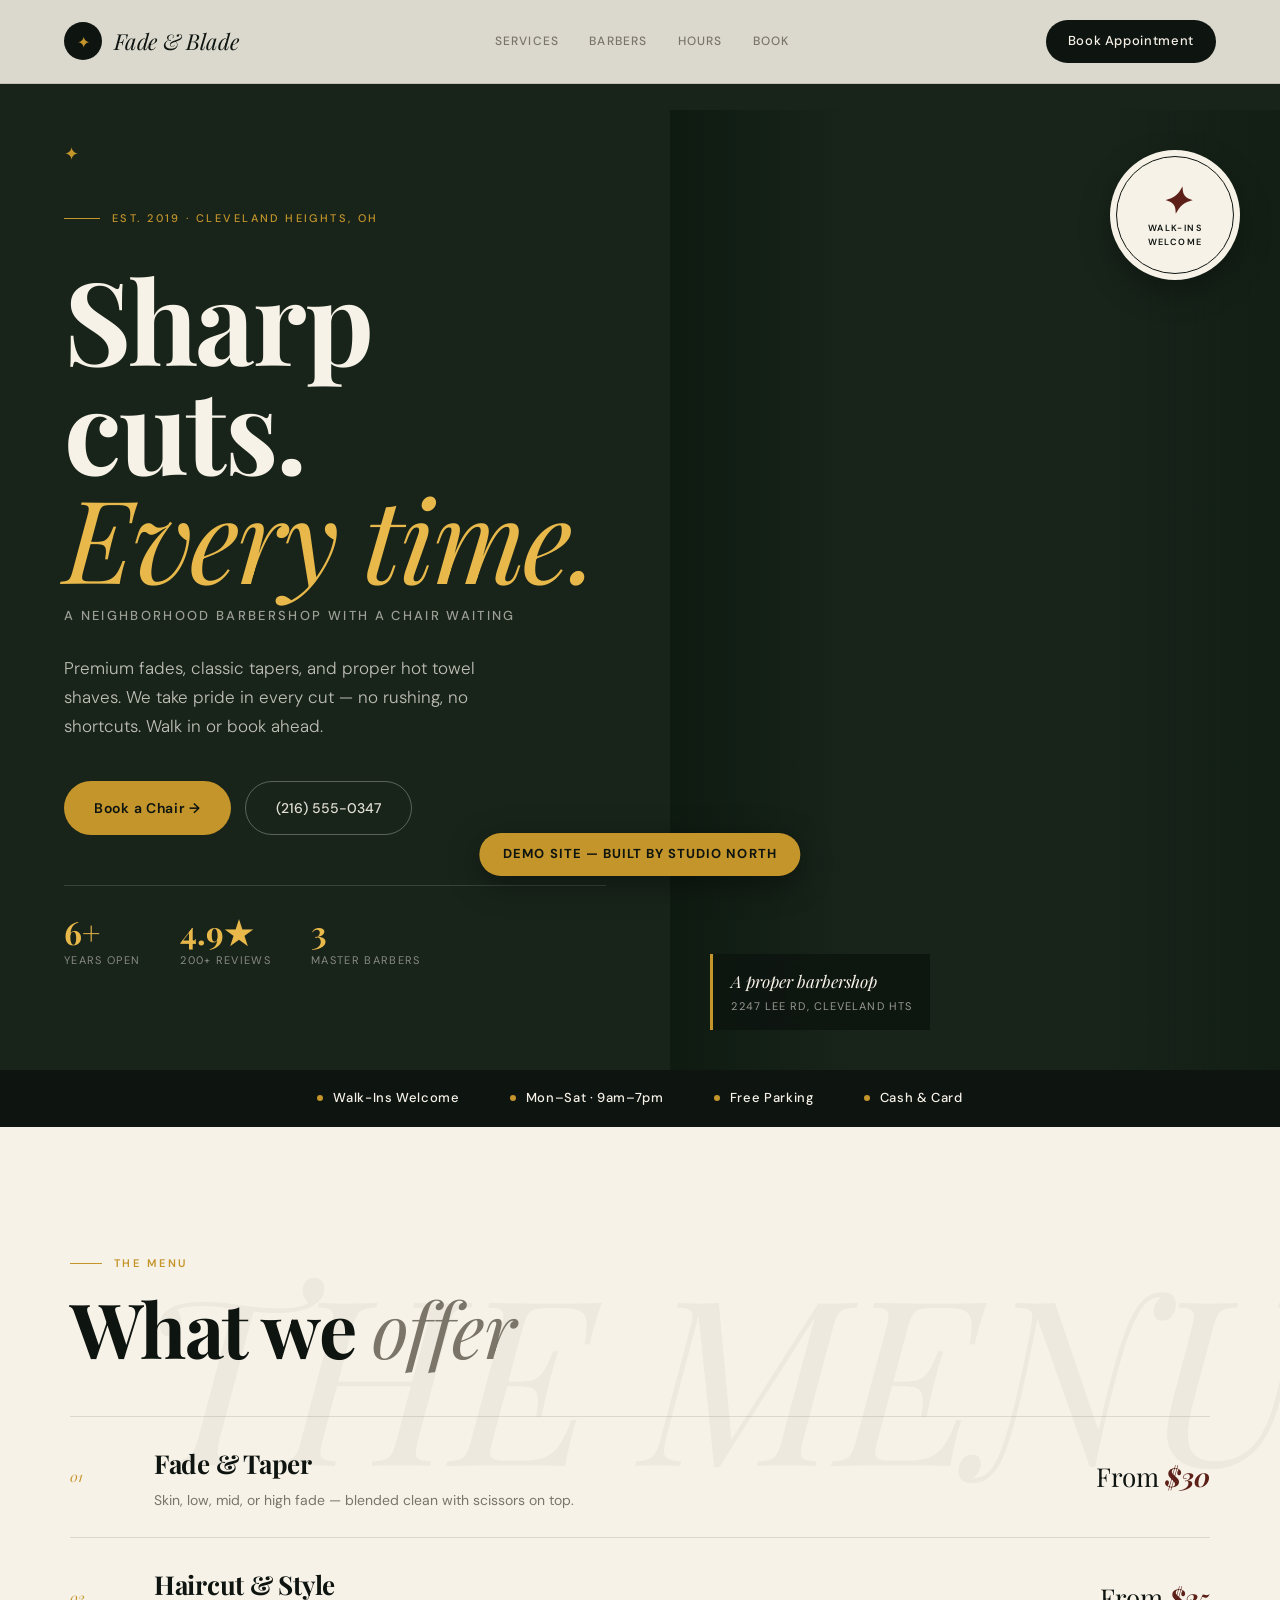
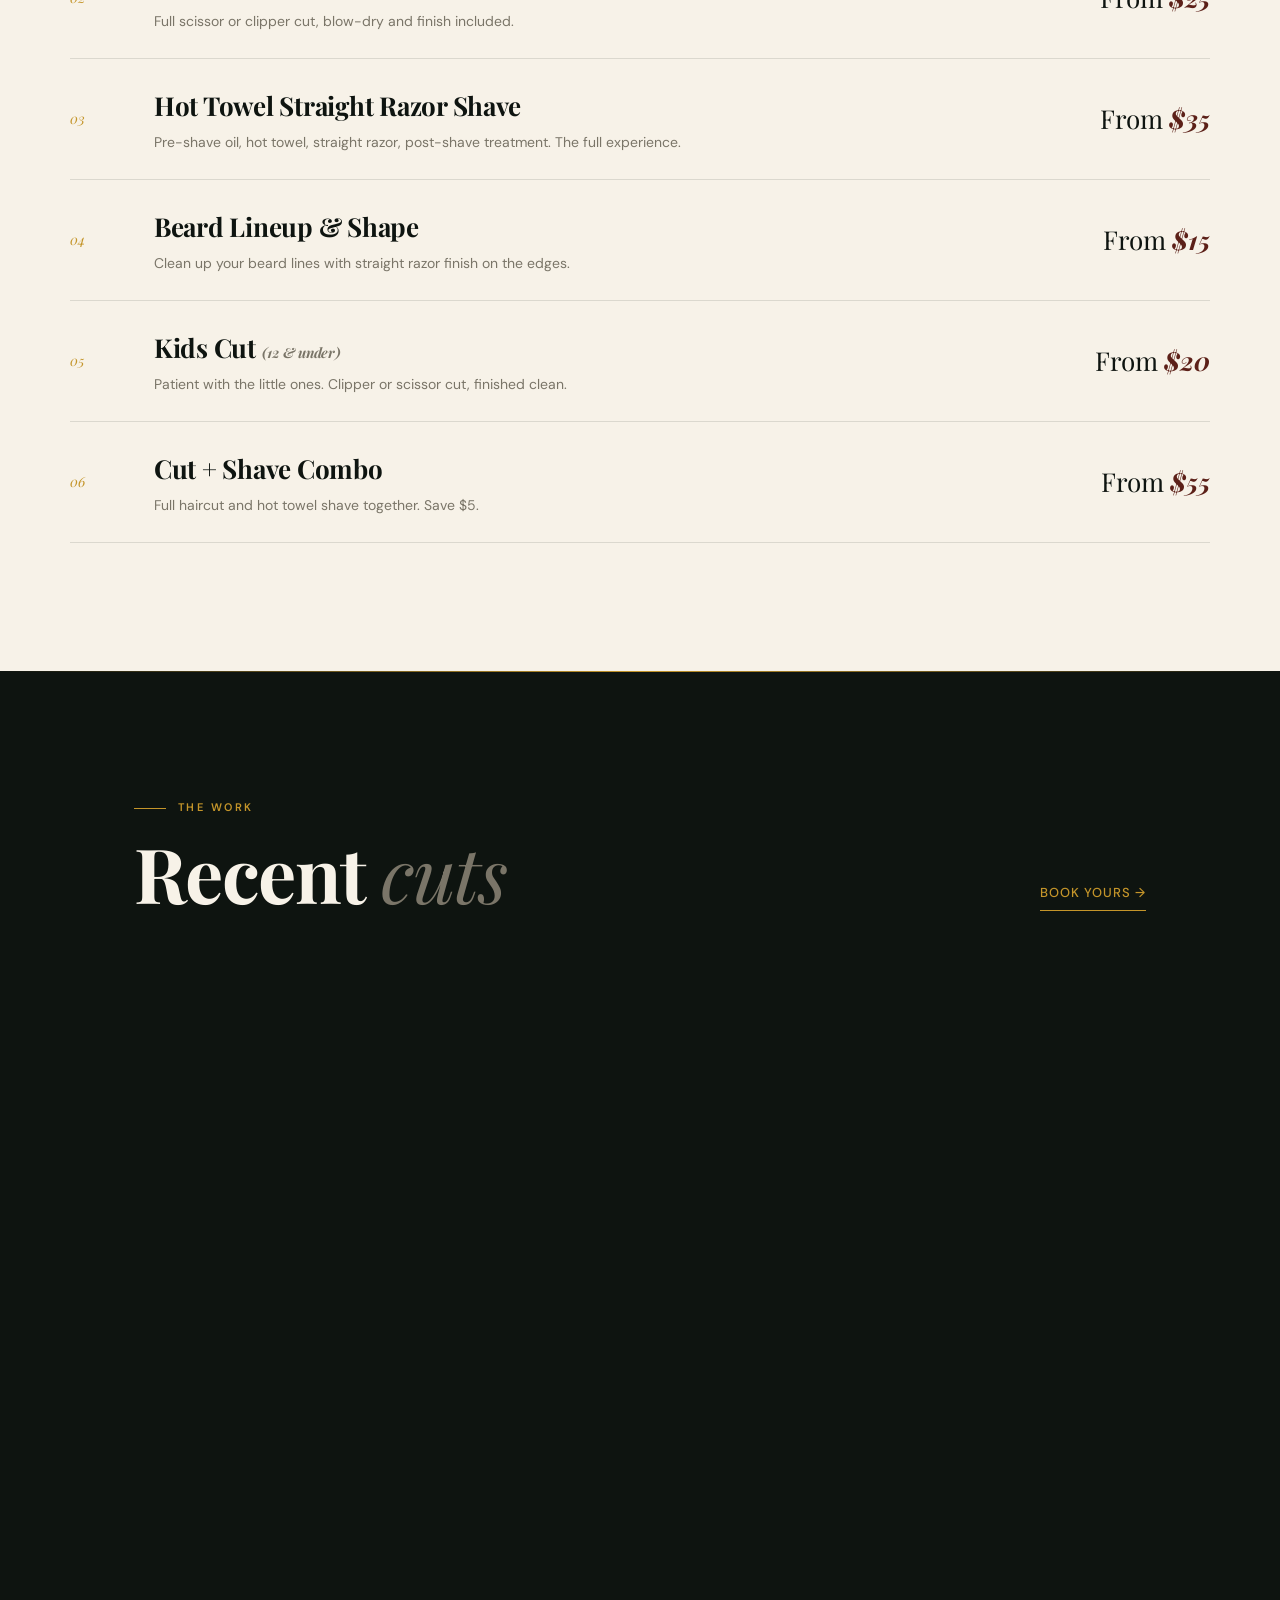
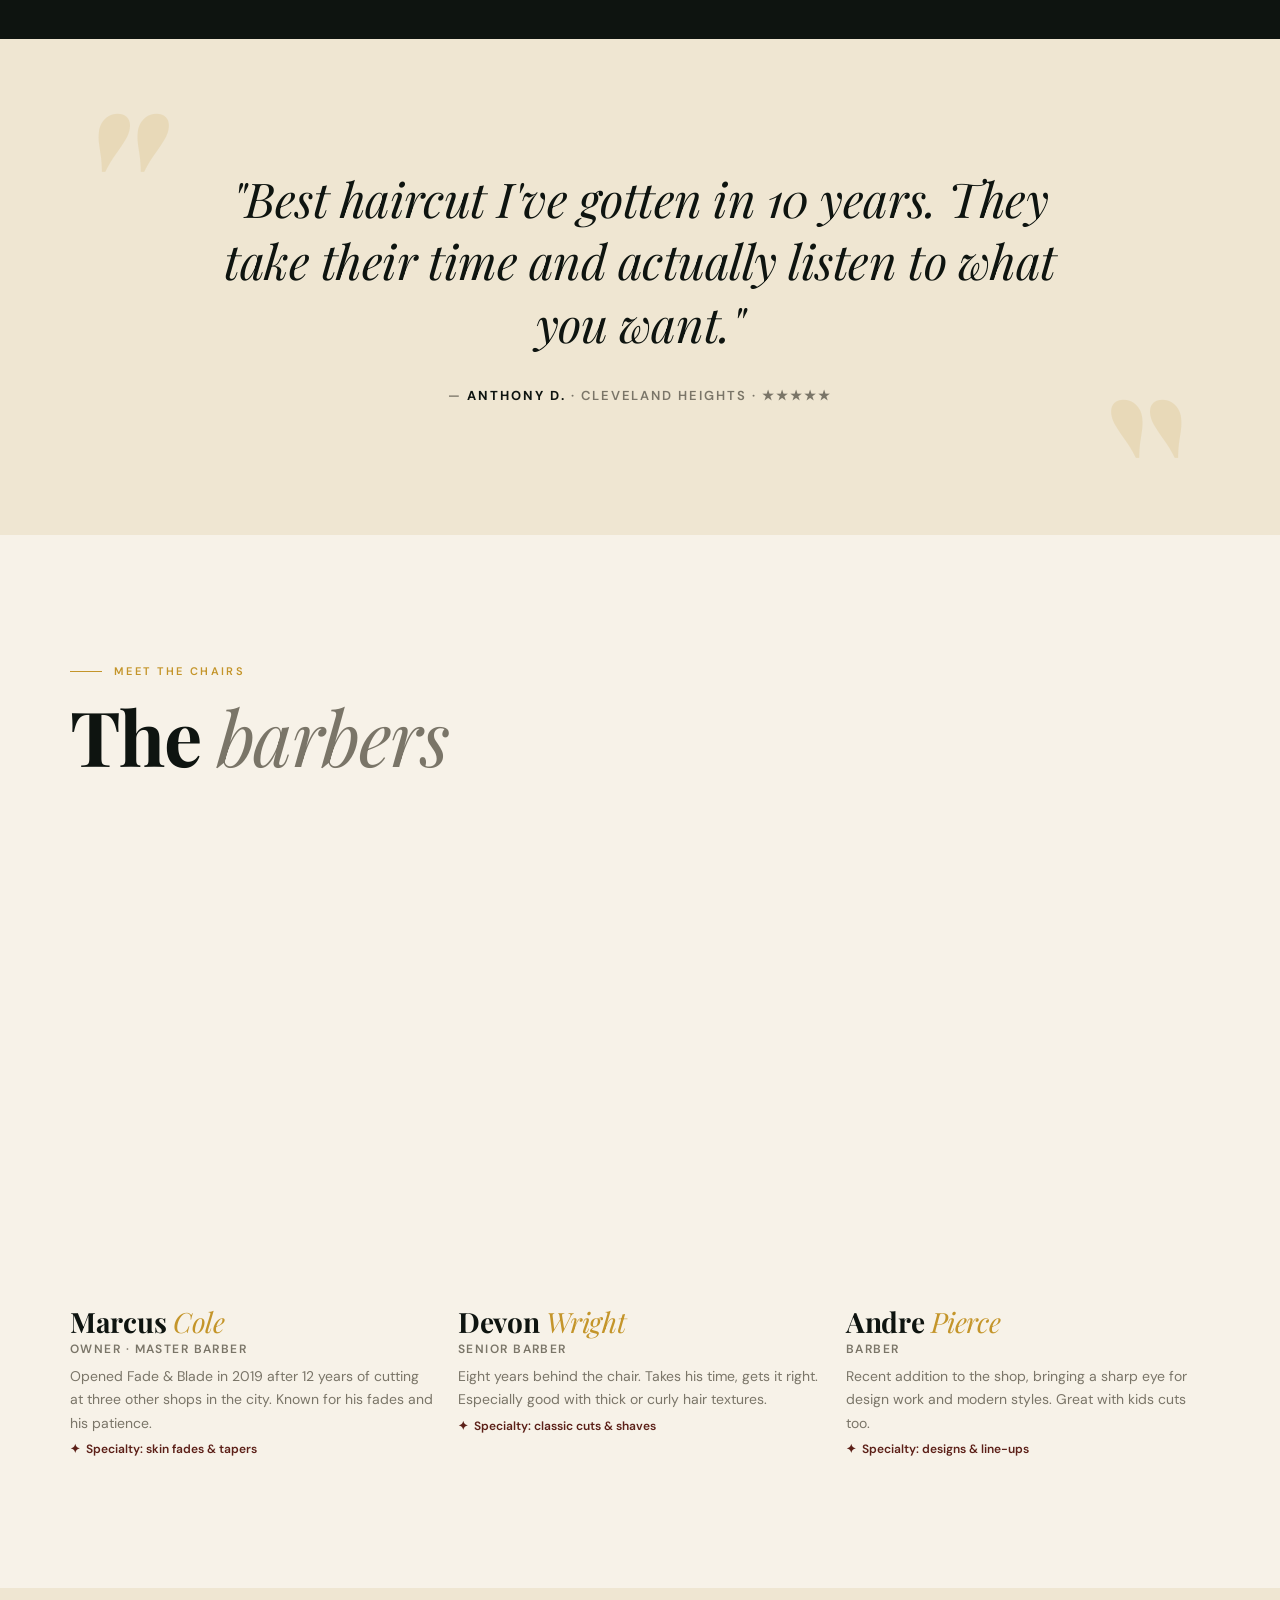
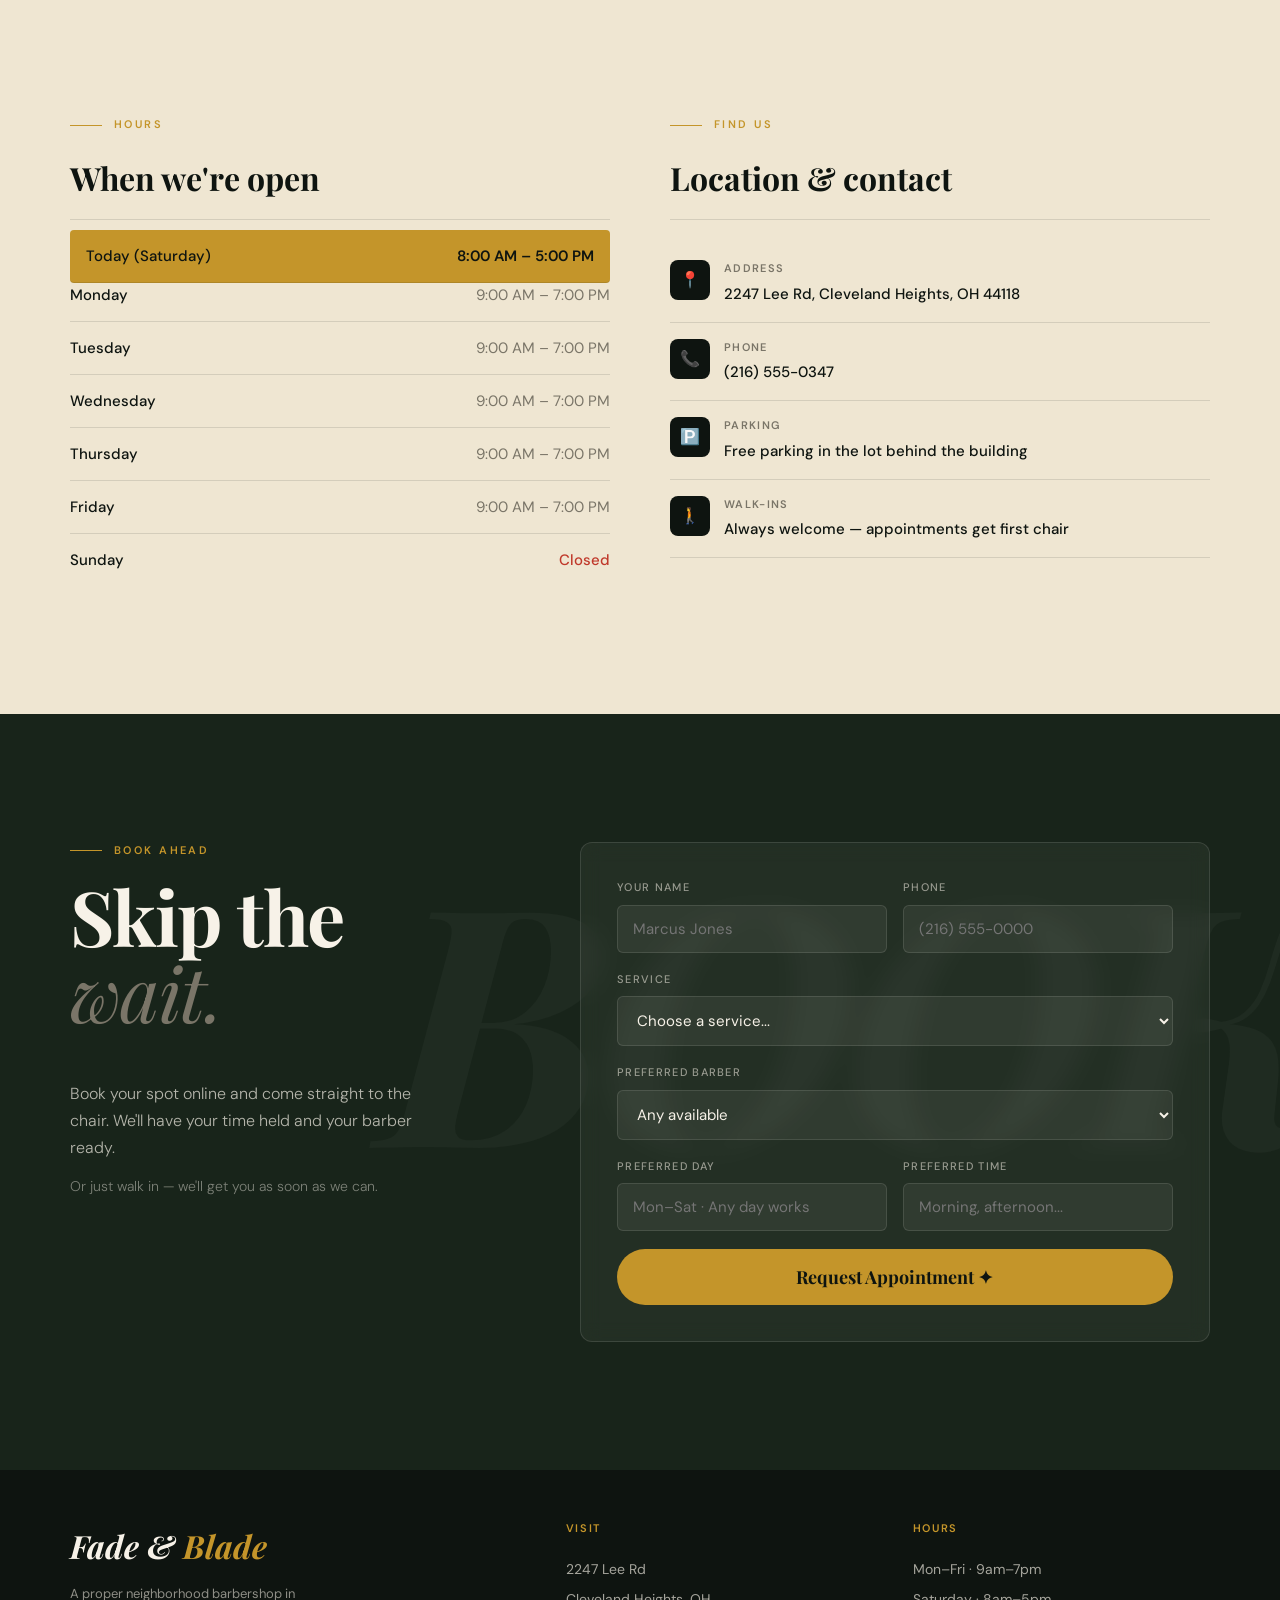
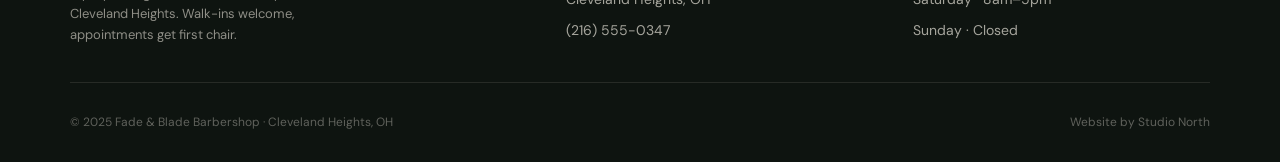
<file: fade-and-blade-barbershop.html>
<!DOCTYPE html>
<html lang="en">
<head>
<meta charset="UTF-8" />
<meta name="viewport" content="width=device-width, initial-scale=1.0" />
<title>Fade & Blade Barbershop — Cleveland Heights, OH</title>
  <meta property="og:image" content="fade-and-blade-thumbnail.jpg" />

<meta name="description" content="Premium barbershop in Cleveland Heights. Fades, tapers, line-ups, and hot towel shaves. Walk-ins welcome, appointments preferred." />
<link rel="preconnect" href="https://fonts.googleapis.com">
<link rel="preconnect" href="https://fonts.gstatic.com" crossorigin>
<link href="https://fonts.googleapis.com/css2?family=Playfair+Display:ital,wght@0,400;0,700;0,900;1,400;1,700&family=DM+Sans:wght@300;400;500;600&display=swap" rel="stylesheet">
<style>
:root {
  --cream: #F7F2E8;
  --cream-warm: #EFE6D2;
  --dark: #0E1410;
  --forest: #18241A;
  --forest-light: #2A4227;
  --gold: #C4952A;
  --gold-light: #E8B84B;
  --burgundy: #5C2018;
  --muted: #7A7568;
  --line: rgba(20,26,19,0.12);
  --display: 'Playfair Display', serif;
  --body: 'DM Sans', sans-serif;
  --max: 1140px;
  --gutter: clamp(20px, 5vw, 70px);
}
*, *::before, *::after { box-sizing: border-box; margin: 0; padding: 0; }
html { scroll-behavior: smooth; }
body {
  font-family: var(--body);
  background: var(--cream);
  color: var(--dark);
  overflow-x: hidden;
  font-size: 16px;
  line-height: 1.6;
  -webkit-font-smoothing: antialiased;
}
img { display: block; max-width: 100%; }
a { color: inherit; text-decoration: none; }
ul { list-style: none; }
button { font-family: inherit; cursor: pointer; }
::selection { background: var(--gold); color: var(--dark); }

/* NAV */
nav {
  position: fixed; top: 0; left: 0; right: 0; z-index: 100;
  display: flex; align-items: center; justify-content: space-between;
  padding: 20px var(--gutter);
  background: rgba(247,242,232,0.88);
  backdrop-filter: blur(14px) saturate(160%);
  -webkit-backdrop-filter: blur(14px) saturate(160%);
  border-bottom: 1px solid var(--line);
}
.nav-logo {
  font-family: var(--display); font-size: 22px; font-style: italic;
  display: flex; align-items: center; gap: 12px; letter-spacing: -0.01em;
}
.nav-logo-mark {
  width: 38px; height: 38px; background: var(--dark); border-radius: 50%;
  display: flex; align-items: center; justify-content: center;
  color: var(--gold); font-size: 16px; font-style: normal;
}
.nav-links {
  display: flex; gap: 30px;
  font-size: 12px; font-weight: 500; letter-spacing: 0.1em; text-transform: uppercase;
  color: var(--muted);
}
.nav-links a:hover { color: var(--dark); }
.nav-cta {
  background: var(--dark); color: var(--cream);
  font-size: 13px; font-weight: 500; letter-spacing: 0.05em;
  padding: 11px 22px; border-radius: 999px; transition: background 0.2s;
}
.nav-cta:hover { background: var(--forest-light); }
@media (max-width: 768px) { .nav-links { display: none; } }

/* HERO — split with photo */
.hero {
  min-height: 100vh; background: var(--forest); color: var(--cream);
  padding: 110px 0 0; display: grid; grid-template-columns: 1.1fr 1fr;
  position: relative; overflow: hidden;
}
@media (max-width: 900px) { .hero { grid-template-columns: 1fr; padding-bottom: 0; } }

.hero-left {
  padding: clamp(60px, 8vw, 100px) clamp(24px, 5vw, 80px);
  position: relative; z-index: 2;
  display: flex; flex-direction: column; justify-content: center;
}
.hero-left::before {
  content: '✦';
  position: absolute; top: 30px; left: clamp(24px, 5vw, 80px);
  font-size: 18px; color: var(--gold); animation: spin 12s linear infinite;
}
@keyframes spin { to { transform: rotate(360deg); } }

.hero-eyebrow {
  display: inline-flex; align-items: center; gap: 12px;
  font-size: 11px; font-weight: 500; letter-spacing: 0.22em; text-transform: uppercase;
  color: var(--gold); margin-bottom: 36px;
}
.hero-eyebrow::before { content: ''; width: 36px; height: 1px; background: var(--gold); }

h1.hero-h1 {
  font-family: var(--display); font-size: clamp(60px, 9vw, 140px);
  line-height: 0.95; letter-spacing: -0.02em; font-weight: 700;
  margin-bottom: 32px;
}
h1.hero-h1 .italic { font-style: italic; font-weight: 400; color: var(--gold-light); }
h1.hero-h1 sub {
  display: block;
  font-family: var(--body); font-size: 13px; font-style: normal;
  font-weight: 500; letter-spacing: 0.18em; text-transform: uppercase;
  color: rgba(247,242,232,0.6); margin-top: 18px; vertical-align: baseline;
}

.hero-sub { font-size: 17px; font-weight: 300; color: rgba(247,242,232,0.75); max-width: 440px; margin-bottom: 40px; line-height: 1.7; }

.hero-ctas { display: flex; gap: 14px; flex-wrap: wrap; }
.btn-gold {
  background: var(--gold); color: var(--dark);
  font-size: 14px; font-weight: 600; letter-spacing: 0.05em;
  padding: 15px 30px; border-radius: 999px;
  transition: all 0.25s;
  display: inline-flex; align-items: center; gap: 8px;
  border: none;
}
.btn-gold:hover { background: var(--gold-light); transform: translateY(-2px); box-shadow: 0 8px 24px rgba(196,149,42,0.3); }

.btn-outline-light {
  border: 1px solid rgba(247,242,232,0.3); color: rgba(247,242,232,0.9);
  font-size: 14px; font-weight: 500;
  padding: 15px 30px; border-radius: 999px;
  transition: all 0.25s; background: transparent;
}
.btn-outline-light:hover { border-color: var(--cream); background: rgba(247,242,232,0.05); transform: translateY(-2px); }

/* Hero meta strip at bottom */
.hero-meta {
  display: flex; gap: 40px; flex-wrap: wrap;
  margin-top: 50px; padding-top: 30px;
  border-top: 1px solid rgba(247,242,232,0.15);
}
.hero-meta-item { display: flex; flex-direction: column; gap: 4px; }
.hero-meta-num { font-family: var(--display); font-size: 32px; font-weight: 700; color: var(--gold-light); line-height: 1; }
.hero-meta-label { font-size: 11px; letter-spacing: 0.12em; text-transform: uppercase; color: rgba(247,242,232,0.5); }

/* Hero right — full bleed photo */
.hero-right {
  position: relative; overflow: hidden; min-height: 500px;
}
.hero-photo {
  position: absolute; inset: 0;
  background-image: url('https://images.unsplash.com/photo-1622286342621-4bd786c2447c?w=1400&q=80&auto=format&fit=crop');
  background-size: cover; background-position: center;
  filter: contrast(1.1) saturate(0.92);
}
.hero-photo::after {
  content: ''; position: absolute; inset: 0;
  background: linear-gradient(90deg, var(--forest), transparent 30%, transparent 70%, rgba(24,36,26,0.6));
}
.hero-badge {
  position: absolute;
  top: 40px; right: 40px;
  background: var(--cream); color: var(--dark);
  border-radius: 50%; width: 130px; height: 130px;
  display: flex; flex-direction: column; align-items: center; justify-content: center;
  text-align: center; padding: 12px;
  font-family: var(--display); font-style: italic;
  z-index: 3;
  animation: spin 30s linear infinite;
  box-shadow: 0 12px 32px rgba(0,0,0,0.3);
}
.hero-badge::before {
  content: ''; position: absolute; inset: 6px;
  border: 1px solid var(--dark); border-radius: 50%;
}
.hero-badge-num { font-size: 36px; font-weight: 700; line-height: 1; color: var(--burgundy); }
.hero-badge-text { font-size: 9px; letter-spacing: 0.15em; text-transform: uppercase; font-style: normal; font-family: var(--body); font-weight: 600; margin-top: 4px; }

.hero-floating-tag {
  position: absolute; bottom: 40px; left: 40px;
  background: rgba(14,20,16,0.85); backdrop-filter: blur(10px);
  border-left: 3px solid var(--gold);
  padding: 14px 18px; z-index: 3;
}
.hero-floating-tag-name { font-family: var(--display); font-style: italic; font-size: 17px; color: var(--cream); }
.hero-floating-tag-meta { font-size: 11px; letter-spacing: 0.1em; text-transform: uppercase; color: rgba(247,242,232,0.6); margin-top: 3px; }

/* STRIP */
.strip {
  background: var(--dark); color: var(--cream);
  padding: 18px var(--gutter);
  display: flex; align-items: center; justify-content: center;
  gap: 50px; flex-wrap: wrap;
}
.strip-item { display: flex; align-items: center; gap: 10px; font-size: 13px; font-weight: 500; letter-spacing: 0.05em; }
.strip-dot { width: 6px; height: 6px; background: var(--gold); border-radius: 50%; }

/* SECTION HEADERS */
.section-eyebrow {
  font-size: 11px; font-weight: 600; letter-spacing: 0.22em; text-transform: uppercase;
  color: var(--gold); margin-bottom: 18px;
  display: flex; align-items: center; gap: 12px;
}
.section-eyebrow::before { content: ''; width: 32px; height: 1px; background: var(--gold); }
h2.section-h2 {
  font-family: var(--display); font-size: clamp(40px, 6vw, 76px);
  font-weight: 700; letter-spacing: -0.02em; line-height: 1;
  margin-bottom: 50px;
}
h2.section-h2 em { font-style: italic; font-weight: 400; color: var(--muted); }

/* SERVICES — magazine list */
.services { padding: clamp(80px, 10vw, 130px) var(--gutter); position: relative; }
.services::before {
  content: 'THE MENU';
  position: absolute; top: 60px; right: -20px;
  font-family: var(--display); font-style: italic;
  font-size: clamp(140px, 18vw, 240px); color: rgba(20,26,19,0.04);
  letter-spacing: -0.02em; pointer-events: none;
}
.services-inner { max-width: var(--max); margin: 0 auto; position: relative; }
.services-list { border-top: 1px solid var(--line); border-radius: 0; }
.service-row {
  display: grid; grid-template-columns: 60px 1fr auto;
  align-items: center; gap: 24px;
  padding: 26px 0; border-bottom: 1px solid var(--line);
  transition: padding 0.3s;
  cursor: default;
  position: relative;
}
.service-row::before {
  content: ''; position: absolute;
  left: 0; right: 0; top: 0; bottom: 0;
  background: linear-gradient(90deg, transparent, rgba(196,149,42,0.06), transparent);
  opacity: 0; transition: opacity 0.3s;
  pointer-events: none;
}
.service-row:hover::before { opacity: 1; }
.service-row:hover { padding-left: 16px; padding-right: 16px; }
.service-row-num { font-family: var(--display); font-size: 14px; font-style: italic; color: var(--gold); }
.service-row-name { font-family: var(--display); font-size: 26px; font-weight: 700; letter-spacing: -0.01em; }
.service-row-desc { font-size: 14px; color: var(--muted); margin-top: 4px; }
.service-row-price {
  font-family: var(--display); font-size: 26px; font-weight: 400; color: var(--dark);
  text-align: right; white-space: nowrap;
}
.service-row-price em { font-style: italic; color: var(--burgundy); font-weight: 700; }
@media (max-width: 600px) {
  .service-row { grid-template-columns: 40px 1fr; }
  .service-row-price { display: none; }
}

/* GALLERY — 4-photo mosaic */
.gallery {
  padding: clamp(80px, 10vw, 130px) 0;
  background: var(--dark); color: var(--cream);
  position: relative; overflow: hidden;
}
.gallery::before {
  content: ''; position: absolute; top: 0; left: 0; right: 0; height: 1px;
  background: linear-gradient(90deg, transparent, var(--gold), transparent);
}
.gallery-inner { max-width: var(--max); margin: 0 auto; padding: 0 var(--gutter); }
.gallery-header { display: grid; grid-template-columns: 1fr auto; gap: 30px; align-items: end; margin-bottom: 60px; }
@media (max-width: 768px) { .gallery-header { grid-template-columns: 1fr; } }
.gallery-header h2 { color: var(--cream); margin-bottom: 0; }
.gallery-header .section-eyebrow { color: var(--gold); }
.gallery-header-link { font-size: 13px; font-weight: 500; letter-spacing: 0.08em; text-transform: uppercase; color: var(--gold); display: inline-flex; align-items: center; gap: 8px; padding-bottom: 6px; border-bottom: 1px solid var(--gold); }

.gallery-grid {
  display: grid; grid-template-columns: 2fr 1fr 1fr;
  grid-template-rows: 1fr 1fr; gap: 12px;
  height: clamp(440px, 60vh, 620px);
}
@media (max-width: 768px) { .gallery-grid { grid-template-columns: 1fr 1fr; height: auto; } }
.gallery-item {
  background-size: cover; background-position: center;
  border-radius: 4px; overflow: hidden; position: relative;
  cursor: pointer; transition: transform 0.5s cubic-bezier(.2,.7,.2,1);
}
.gallery-item:hover { transform: scale(0.98); }
.gallery-item::after {
  content: ''; position: absolute; inset: 0;
  background: linear-gradient(180deg, transparent 50%, rgba(0,0,0,0.7));
  opacity: 0; transition: opacity 0.3s;
}
.gallery-item:hover::after { opacity: 1; }
.gallery-item-label {
  position: absolute; bottom: 16px; left: 16px;
  font-family: var(--display); font-style: italic; font-size: 16px; color: white;
  z-index: 2; opacity: 0; transform: translateY(8px);
  transition: opacity 0.3s, transform 0.3s;
}
.gallery-item:hover .gallery-item-label { opacity: 1; transform: translateY(0); }
.gallery-item-1 { grid-row: 1 / 3; min-height: 400px; }
@media (max-width: 768px) { .gallery-item-1 { grid-row: auto; grid-column: 1 / -1; min-height: 280px; } .gallery-item { min-height: 200px; } }

/* PULL QUOTE */
.pull-quote {
  padding: clamp(80px, 10vw, 130px) var(--gutter);
  background: var(--cream-warm);
  text-align: center;
  position: relative;
  overflow: hidden;
}
.pull-quote::before, .pull-quote::after {
  content: '"'; font-family: var(--display); font-style: italic; font-weight: 700;
  font-size: 240px; color: rgba(196,149,42,0.15); line-height: 1;
  position: absolute; pointer-events: none;
}
.pull-quote::before { top: 30px; left: 5%; }
.pull-quote::after { bottom: -60px; right: 5%; transform: scaleX(-1); }
.pull-quote-text {
  font-family: var(--display); font-style: italic; font-weight: 400;
  font-size: clamp(28px, 4vw, 48px); line-height: 1.3; letter-spacing: -0.01em;
  max-width: 880px; margin: 0 auto 32px; position: relative; z-index: 2;
}
.pull-quote-attr { font-size: 13px; font-weight: 600; letter-spacing: 0.15em; text-transform: uppercase; color: var(--muted); position: relative; z-index: 2; }
.pull-quote-attr strong { color: var(--dark); }

/* MEET THE BARBERS */
.barbers { padding: clamp(80px, 10vw, 130px) var(--gutter); }
.barbers-inner { max-width: var(--max); margin: 0 auto; }
.barbers-grid { display: grid; grid-template-columns: repeat(3, 1fr); gap: 24px; margin-top: 60px; }
@media (max-width: 900px) { .barbers-grid { grid-template-columns: 1fr; } }
.barber-card { display: flex; flex-direction: column; gap: 18px; }
.barber-photo {
  aspect-ratio: 4 / 5; border-radius: 4px; overflow: hidden;
  background-size: cover; background-position: center;
  filter: contrast(1.05) saturate(0.95);
  transition: transform 0.5s cubic-bezier(.2,.7,.2,1), filter 0.4s;
}
.barber-card:hover .barber-photo { transform: scale(1.02); filter: contrast(1.1) saturate(1.05); }
.barber-name {
  font-family: var(--display); font-size: 28px; font-weight: 700;
  letter-spacing: -0.01em; line-height: 1.1;
}
.barber-name em { font-style: italic; font-weight: 400; color: var(--gold); }
.barber-role { font-size: 12px; font-weight: 600; letter-spacing: 0.12em; text-transform: uppercase; color: var(--muted); margin-top: 2px; }
.barber-bio { font-size: 14px; color: var(--muted); line-height: 1.65; margin-top: 6px; }
.barber-specialty { display: inline-flex; align-items: center; gap: 6px; font-size: 12px; font-weight: 600; color: var(--burgundy); margin-top: 4px; }
.barber-specialty::before { content: '✦'; }

/* HOURS / LOCATION */
.info { padding: clamp(80px, 10vw, 130px) var(--gutter); background: var(--cream-warm); }
.info-inner { max-width: var(--max); margin: 0 auto; display: grid; grid-template-columns: 1fr 1fr; gap: 60px; }
@media (max-width: 768px) { .info-inner { grid-template-columns: 1fr; } }
.info-block h3 {
  font-family: var(--display); font-size: 32px; font-weight: 700;
  margin-bottom: 24px; padding-bottom: 16px; border-bottom: 1px solid var(--line);
}
.hours-row {
  display: flex; justify-content: space-between; align-items: center;
  padding: 14px 0; border-bottom: 1px solid var(--line); font-size: 15px;
  transition: padding 0.2s;
}
.hours-row:hover { padding-left: 8px; }
.hours-row:last-child { border-bottom: none; }
.hours-day { font-weight: 500; }
.hours-time { color: var(--muted); }
.hours-closed { color: #C0392B; font-weight: 500; }
.hours-today {
  background: var(--gold); color: var(--dark);
  padding: 14px 16px; border-radius: 4px; margin: -14px 0;
  font-weight: 600;
}
.hours-today .hours-time { color: var(--dark); }

.location-detail {
  display: flex; align-items: flex-start; gap: 14px;
  padding: 16px 0; border-bottom: 1px solid var(--line); font-size: 15px;
}
.location-icon {
  width: 40px; height: 40px; min-width: 40px;
  background: var(--dark); border-radius: 8px;
  display: flex; align-items: center; justify-content: center; font-size: 16px;
}
.location-label { font-size: 11px; font-weight: 600; letter-spacing: 0.12em; text-transform: uppercase; color: var(--muted); margin-bottom: 4px; }
.location-value { font-size: 15px; font-weight: 500; }

/* BOOKING */
.booking {
  padding: clamp(80px, 10vw, 130px) var(--gutter);
  background: var(--forest); color: var(--cream);
  position: relative; overflow: hidden;
}
.booking::before {
  content: 'BOOK';
  position: absolute; top: 30px; right: -40px;
  font-family: var(--display); font-style: italic; font-weight: 700;
  font-size: clamp(180px, 26vw, 360px); color: rgba(247,242,232,0.03);
  letter-spacing: -0.04em; pointer-events: none;
}
.booking-inner { max-width: var(--max); margin: 0 auto; display: grid; grid-template-columns: 1fr 1.4fr; gap: 60px; align-items: start; position: relative; z-index: 2; }
@media (max-width: 768px) { .booking-inner { grid-template-columns: 1fr; } }
.booking-intro h2 { color: var(--cream); }
.booking-intro p {
  font-size: 16px; font-weight: 300; color: rgba(247,242,232,0.7);
  line-height: 1.7; margin-top: 16px; max-width: 380px;
}
.booking-form {
  background: rgba(247,242,232,0.05); border: 1px solid rgba(247,242,232,0.12);
  border-radius: 12px; padding: 36px;
  display: flex; flex-direction: column; gap: 18px;
  backdrop-filter: blur(10px);
}
.booking label { font-size: 11px; font-weight: 500; letter-spacing: 0.12em; text-transform: uppercase; color: rgba(247,242,232,0.55); margin-bottom: 8px; display: block; }
.booking input, .booking select {
  width: 100%; background: rgba(247,242,232,0.06);
  border: 1px solid rgba(247,242,232,0.12); color: var(--cream);
  font-family: var(--body); font-size: 15px;
  padding: 13px 15px; border-radius: 6px; outline: none;
  transition: border-color 0.2s, background 0.2s;
}
.booking input:focus, .booking select:focus { border-color: var(--gold); background: rgba(196,149,42,0.06); }
.booking select option { background: var(--forest); }
.form-row { display: grid; grid-template-columns: 1fr 1fr; gap: 16px; }
@media (max-width: 500px) { .form-row { grid-template-columns: 1fr; } }
.submit-btn {
  background: var(--gold); color: var(--dark); border: none;
  font-family: var(--display); font-size: 18px; font-weight: 700;
  padding: 16px 24px; border-radius: 999px; transition: all 0.2s;
}
.submit-btn:hover { background: var(--gold-light); transform: translateY(-2px); }

/* FOOTER */
footer {
  background: var(--dark); color: var(--cream);
  padding: 50px var(--gutter) 30px;
}
.footer-top {
  max-width: var(--max); margin: 0 auto;
  display: grid; grid-template-columns: 1.5fr 1fr 1fr; gap: 50px;
  padding-bottom: 36px; border-bottom: 1px solid rgba(247,242,232,0.1);
}
@media (max-width: 768px) { .footer-top { grid-template-columns: 1fr; gap: 30px; } }
.footer-brand { font-family: var(--display); font-size: 32px; font-style: italic; font-weight: 700; margin-bottom: 12px; }
.footer-brand-em { color: var(--gold); }
.footer-tagline { font-size: 13px; color: rgba(247,242,232,0.55); line-height: 1.6; max-width: 280px; }
.footer-col-title { font-size: 11px; font-weight: 600; letter-spacing: 0.15em; text-transform: uppercase; color: var(--gold); margin-bottom: 16px; }
.footer-col li { font-size: 14px; color: rgba(247,242,232,0.65); padding: 4px 0; }
.footer-bottom { max-width: var(--max); margin: 30px auto 0; display: flex; align-items: center; justify-content: space-between; flex-wrap: wrap; gap: 16px; font-size: 12px; color: rgba(247,242,232,0.35); }

/* REVEAL */
.reveal { opacity: 0; transform: translateY(36px); transition: opacity 0.8s cubic-bezier(.2,.7,.2,1), transform 0.8s cubic-bezier(.2,.7,.2,1); }
.reveal.in { opacity: 1; transform: translateY(0); }

/* DEMO BADGE */
.demo-banner {
  position: fixed; bottom: 24px; left: 50%; transform: translateX(-50%);
  background: var(--gold); color: var(--dark);
  font-size: 13px; font-weight: 700; letter-spacing: 0.08em;
  padding: 11px 24px; border-radius: 999px; z-index: 9998; white-space: nowrap;
  box-shadow: 0 8px 32px rgba(0,0,0,0.4);
}
</style>
</head>
<body>

<div class="demo-banner">DEMO SITE — BUILT BY STUDIO NORTH</div>

<nav>
  <div class="nav-logo"><div class="nav-logo-mark">✦</div>Fade &amp; Blade</div>
  <div class="nav-links">
    <a href="#services">Services</a>
    <a href="#barbers">Barbers</a>
    <a href="#hours">Hours</a>
    <a href="#book">Book</a>
  </div>
  <a href="#book" class="nav-cta">Book Appointment</a>
</nav>

<!-- HERO -->
<section class="hero">
  <div class="hero-left">
    <div class="hero-eyebrow">Est. 2019 · Cleveland Heights, OH</div>
    <h1 class="hero-h1">Sharp cuts.<br><span class="italic">Every time.</span><sub>A neighborhood barbershop with a chair waiting</sub></h1>
    <p class="hero-sub">Premium fades, classic tapers, and proper hot towel shaves. We take pride in every cut — no rushing, no shortcuts. Walk in or book ahead.</p>
    <div class="hero-ctas">
      <a href="#book" class="btn-gold">Book a Chair →</a>
      <a href="tel:+12165550347" class="btn-outline-light">(216) 555-0347</a>
    </div>
    <div class="hero-meta">
      <div class="hero-meta-item"><div class="hero-meta-num">6+</div><div class="hero-meta-label">Years Open</div></div>
      <div class="hero-meta-item"><div class="hero-meta-num">4.9★</div><div class="hero-meta-label">200+ Reviews</div></div>
      <div class="hero-meta-item"><div class="hero-meta-num">3</div><div class="hero-meta-label">Master Barbers</div></div>
    </div>
  </div>
  <div class="hero-right">
    <div class="hero-photo"></div>
    <div class="hero-badge">
      <div class="hero-badge-num">✦</div>
      <div class="hero-badge-text">Walk-Ins<br>Welcome</div>
    </div>
    <div class="hero-floating-tag">
      <div class="hero-floating-tag-name">A proper barbershop</div>
      <div class="hero-floating-tag-meta">2247 Lee Rd, Cleveland Hts</div>
    </div>
  </div>
</section>

<!-- STRIP -->
<div class="strip">
  <div class="strip-item"><div class="strip-dot"></div> Walk-Ins Welcome</div>
  <div class="strip-item"><div class="strip-dot"></div> Mon–Sat · 9am–7pm</div>
  <div class="strip-item"><div class="strip-dot"></div> Free Parking</div>
  <div class="strip-item"><div class="strip-dot"></div> Cash &amp; Card</div>
</div>

<!-- SERVICES -->
<section class="services" id="services">
  <div class="services-inner">
    <div class="reveal">
      <div class="section-eyebrow">The Menu</div>
      <h2 class="section-h2">What we <em>offer</em></h2>
    </div>
    <div class="services-list reveal">
      <div class="service-row">
        <div class="service-row-num">01</div>
        <div>
          <div class="service-row-name">Fade &amp; Taper</div>
          <div class="service-row-desc">Skin, low, mid, or high fade — blended clean with scissors on top.</div>
        </div>
        <div class="service-row-price">From <em>$30</em></div>
      </div>
      <div class="service-row">
        <div class="service-row-num">02</div>
        <div>
          <div class="service-row-name">Haircut &amp; Style</div>
          <div class="service-row-desc">Full scissor or clipper cut, blow-dry and finish included.</div>
        </div>
        <div class="service-row-price">From <em>$25</em></div>
      </div>
      <div class="service-row">
        <div class="service-row-num">03</div>
        <div>
          <div class="service-row-name">Hot Towel Straight Razor Shave</div>
          <div class="service-row-desc">Pre-shave oil, hot towel, straight razor, post-shave treatment. The full experience.</div>
        </div>
        <div class="service-row-price">From <em>$35</em></div>
      </div>
      <div class="service-row">
        <div class="service-row-num">04</div>
        <div>
          <div class="service-row-name">Beard Lineup &amp; Shape</div>
          <div class="service-row-desc">Clean up your beard lines with straight razor finish on the edges.</div>
        </div>
        <div class="service-row-price">From <em>$15</em></div>
      </div>
      <div class="service-row">
        <div class="service-row-num">05</div>
        <div>
          <div class="service-row-name">Kids Cut <span style="font-size:14px;font-style:italic;color:var(--muted);font-family:var(--display);">(12 &amp; under)</span></div>
          <div class="service-row-desc">Patient with the little ones. Clipper or scissor cut, finished clean.</div>
        </div>
        <div class="service-row-price">From <em>$20</em></div>
      </div>
      <div class="service-row">
        <div class="service-row-num">06</div>
        <div>
          <div class="service-row-name">Cut + Shave Combo</div>
          <div class="service-row-desc">Full haircut and hot towel shave together. Save $5.</div>
        </div>
        <div class="service-row-price">From <em>$55</em></div>
      </div>
    </div>
  </div>
</section>

<!-- GALLERY -->
<section class="gallery">
  <div class="gallery-inner">
    <div class="gallery-header reveal">
      <div>
        <div class="section-eyebrow">The Work</div>
        <h2 class="section-h2">Recent <em>cuts</em></h2>
      </div>
      <a href="#book" class="gallery-header-link">Book yours →</a>
    </div>
    <div class="gallery-grid reveal">
      <div class="gallery-item gallery-item-1" style="background-image:url('https://images.unsplash.com/photo-1503951914875-452162b0f3f1?w=1200&q=80&auto=format&fit=crop')">
        <div class="gallery-item-label">The shop floor</div>
      </div>
      <div class="gallery-item" style="background-image:url('https://images.unsplash.com/photo-1599351431202-1e0f0137899a?w=800&q=80&auto=format&fit=crop')">
        <div class="gallery-item-label">Skin fade · classic top</div>
      </div>
      <div class="gallery-item" style="background-image:url('https://images.unsplash.com/photo-1521590832167-7bcbfaa6381f?w=800&q=80&auto=format&fit=crop')">
        <div class="gallery-item-label">Beard &amp; line-up</div>
      </div>
      <div class="gallery-item" style="background-image:url('https://images.unsplash.com/photo-1622286342621-4bd786c2447c?w=800&q=80&auto=format&fit=crop')">
        <div class="gallery-item-label">Hot towel shave</div>
      </div>
      <div class="gallery-item" style="background-image:url('https://images.unsplash.com/photo-1585747860715-2ba37e788b70?w=800&q=80&auto=format&fit=crop')">
        <div class="gallery-item-label">Mid fade · texture top</div>
      </div>
    </div>
  </div>
</section>

<!-- PULL QUOTE -->
<section class="pull-quote">
  <div class="pull-quote-text reveal">"Best haircut I've gotten in 10 years. They take their time and actually listen to what you want."</div>
  <div class="pull-quote-attr reveal">— <strong>Anthony D.</strong> · Cleveland Heights · ★★★★★</div>
</section>

<!-- BARBERS -->
<section class="barbers" id="barbers">
  <div class="barbers-inner">
    <div class="reveal">
      <div class="section-eyebrow">Meet the Chairs</div>
      <h2 class="section-h2">The <em>barbers</em></h2>
    </div>
    <div class="barbers-grid">
      <div class="barber-card reveal">
        <div class="barber-photo" style="background-image:url('https://images.unsplash.com/photo-1622253692010-333f2da6031d?w=800&q=80&auto=format&fit=crop')"></div>
        <div>
          <div class="barber-name">Marcus <em>Cole</em></div>
          <div class="barber-role">Owner · Master Barber</div>
          <div class="barber-bio">Opened Fade &amp; Blade in 2019 after 12 years of cutting at three other shops in the city. Known for his fades and his patience.</div>
          <div class="barber-specialty">Specialty: skin fades &amp; tapers</div>
        </div>
      </div>
      <div class="barber-card reveal">
        <div class="barber-photo" style="background-image:url('https://images.unsplash.com/photo-1507081323647-4d250478b919?w=800&q=80&auto=format&fit=crop')"></div>
        <div>
          <div class="barber-name">Devon <em>Wright</em></div>
          <div class="barber-role">Senior Barber</div>
          <div class="barber-bio">Eight years behind the chair. Takes his time, gets it right. Especially good with thick or curly hair textures.</div>
          <div class="barber-specialty">Specialty: classic cuts &amp; shaves</div>
        </div>
      </div>
      <div class="barber-card reveal">
        <div class="barber-photo" style="background-image:url('https://images.unsplash.com/photo-1583394293214-28ded15ee548?w=800&q=80&auto=format&fit=crop')"></div>
        <div>
          <div class="barber-name">Andre <em>Pierce</em></div>
          <div class="barber-role">Barber</div>
          <div class="barber-bio">Recent addition to the shop, bringing a sharp eye for design work and modern styles. Great with kids cuts too.</div>
          <div class="barber-specialty">Specialty: designs &amp; line-ups</div>
        </div>
      </div>
    </div>
  </div>
</section>

<!-- INFO -->
<section class="info" id="hours">
  <div class="info-inner">
    <div class="info-block reveal">
      <div class="section-eyebrow">Hours</div>
      <h3>When we're open</h3>
      <div class="hours-row hours-today"><span class="hours-day">Today (Saturday)</span><span class="hours-time">8:00 AM – 5:00 PM</span></div>
      <div class="hours-row"><span class="hours-day">Monday</span><span class="hours-time">9:00 AM – 7:00 PM</span></div>
      <div class="hours-row"><span class="hours-day">Tuesday</span><span class="hours-time">9:00 AM – 7:00 PM</span></div>
      <div class="hours-row"><span class="hours-day">Wednesday</span><span class="hours-time">9:00 AM – 7:00 PM</span></div>
      <div class="hours-row"><span class="hours-day">Thursday</span><span class="hours-time">9:00 AM – 7:00 PM</span></div>
      <div class="hours-row"><span class="hours-day">Friday</span><span class="hours-time">9:00 AM – 7:00 PM</span></div>
      <div class="hours-row"><span class="hours-day">Sunday</span><span class="hours-closed">Closed</span></div>
    </div>
    <div class="info-block reveal">
      <div class="section-eyebrow">Find Us</div>
      <h3>Location &amp; contact</h3>
      <div class="location-detail">
        <div class="location-icon">📍</div>
        <div><div class="location-label">Address</div><div class="location-value">2247 Lee Rd, Cleveland Heights, OH 44118</div></div>
      </div>
      <div class="location-detail">
        <div class="location-icon">📞</div>
        <div><div class="location-label">Phone</div><div class="location-value">(216) 555-0347</div></div>
      </div>
      <div class="location-detail">
        <div class="location-icon">🅿️</div>
        <div><div class="location-label">Parking</div><div class="location-value">Free parking in the lot behind the building</div></div>
      </div>
      <div class="location-detail">
        <div class="location-icon">🚶</div>
        <div><div class="location-label">Walk-Ins</div><div class="location-value">Always welcome — appointments get first chair</div></div>
      </div>
    </div>
  </div>
</section>

<!-- BOOKING -->
<section class="booking" id="book">
  <div class="booking-inner">
    <div class="booking-intro reveal">
      <div class="section-eyebrow">Book Ahead</div>
      <h2 class="section-h2">Skip the<br><em>wait.</em></h2>
      <p>Book your spot online and come straight to the chair. We'll have your time held and your barber ready.</p>
      <p style="margin-top:14px;font-size:14px;color:rgba(247,242,232,0.45);">Or just walk in — we'll get you as soon as we can.</p>
    </div>
    <form class="booking-form reveal" onsubmit="handleSubmit(event)">
      <div class="form-row">
        <div><label>Your Name</label><input type="text" placeholder="Marcus Jones" required></div>
        <div><label>Phone</label><input type="tel" placeholder="(216) 555-0000" required></div>
      </div>
      <div>
        <label>Service</label>
        <select required>
          <option value="">Choose a service...</option>
          <option>Fade &amp; Taper ($30+)</option>
          <option>Haircut &amp; Style ($25+)</option>
          <option>Hot Towel Shave ($35+)</option>
          <option>Beard Lineup ($15+)</option>
          <option>Kids Cut ($20+)</option>
          <option>Cut + Shave Combo ($55+)</option>
        </select>
      </div>
      <div>
        <label>Preferred Barber</label>
        <select>
          <option>Any available</option>
          <option>Marcus Cole</option>
          <option>Devon Wright</option>
          <option>Andre Pierce</option>
        </select>
      </div>
      <div class="form-row">
        <div><label>Preferred Day</label><input type="text" placeholder="Mon–Sat · Any day works"></div>
        <div><label>Preferred Time</label><input type="text" placeholder="Morning, afternoon..."></div>
      </div>
      <button type="submit" class="submit-btn" id="bookBtn">Request Appointment ✦</button>
    </form>
  </div>
</section>

<footer>
  <div class="footer-top">
    <div>
      <div class="footer-brand">Fade &amp; <span class="footer-brand-em">Blade</span></div>
      <div class="footer-tagline">A proper neighborhood barbershop in Cleveland Heights. Walk-ins welcome, appointments get first chair.</div>
    </div>
    <div class="footer-col">
      <div class="footer-col-title">Visit</div>
      <ul>
        <li>2247 Lee Rd</li>
        <li>Cleveland Heights, OH</li>
        <li>(216) 555-0347</li>
      </ul>
    </div>
    <div class="footer-col">
      <div class="footer-col-title">Hours</div>
      <ul>
        <li>Mon–Fri · 9am–7pm</li>
        <li>Saturday · 8am–5pm</li>
        <li>Sunday · Closed</li>
      </ul>
    </div>
  </div>
  <div class="footer-bottom">
    <span>© 2025 Fade &amp; Blade Barbershop · Cleveland Heights, OH</span>
    <span>Website by Studio North</span>
  </div>
</footer>

<script>
const observer = new IntersectionObserver((entries) => {
  entries.forEach(e => {
    if (e.isIntersecting) { e.target.classList.add('in'); observer.unobserve(e.target); }
  });
}, { threshold: 0.1, rootMargin: '0px 0px -60px 0px' });
document.querySelectorAll('.reveal').forEach(el => observer.observe(el));

function handleSubmit(e) {
  e.preventDefault();
  const btn = document.getElementById('bookBtn');
  btn.textContent = 'Sending...';
  setTimeout(() => {
    btn.textContent = '✓ Request Received — We\'ll Confirm Shortly';
    btn.style.background = '#2A7A2A'; btn.style.color = 'white';
    setTimeout(() => { btn.textContent = 'Request Appointment ✦'; btn.style.background = ''; btn.style.color = ''; }, 4000);
  }, 800);
}
</script>
</body>
</html>
</file>
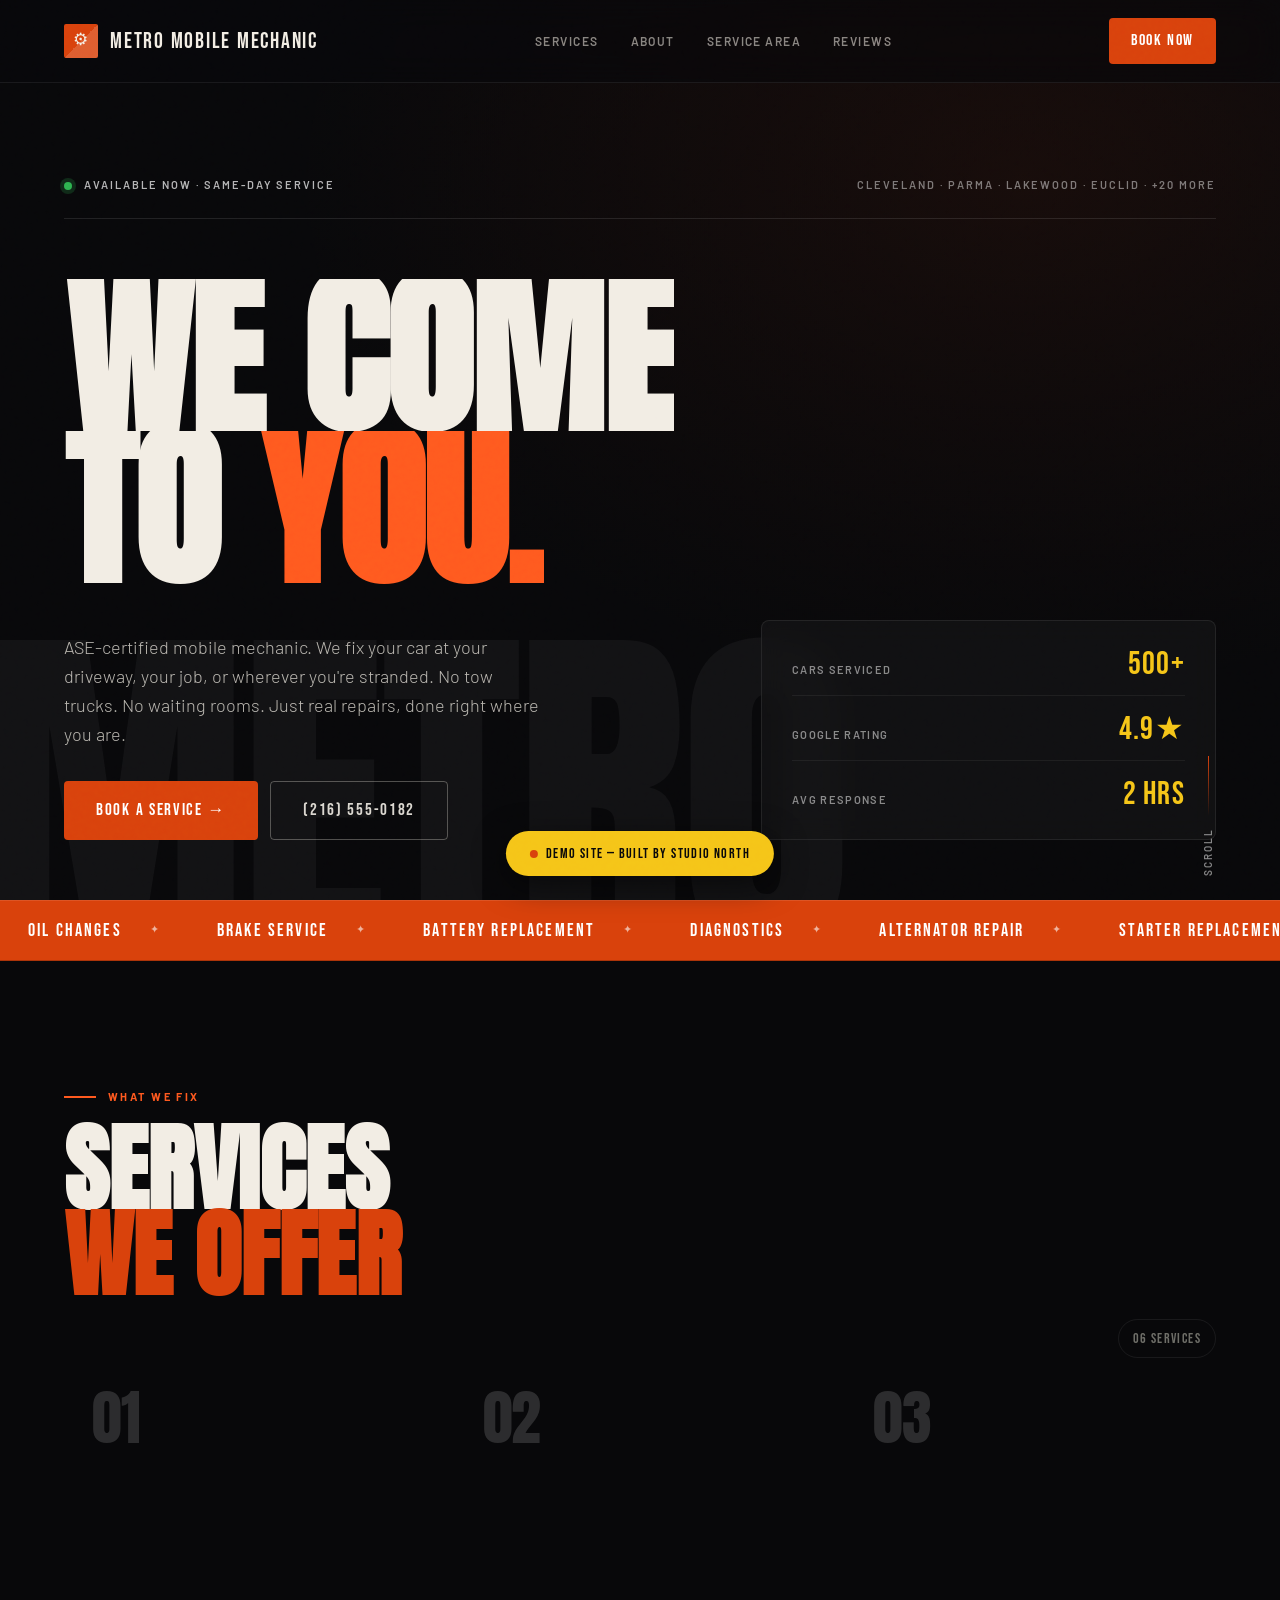
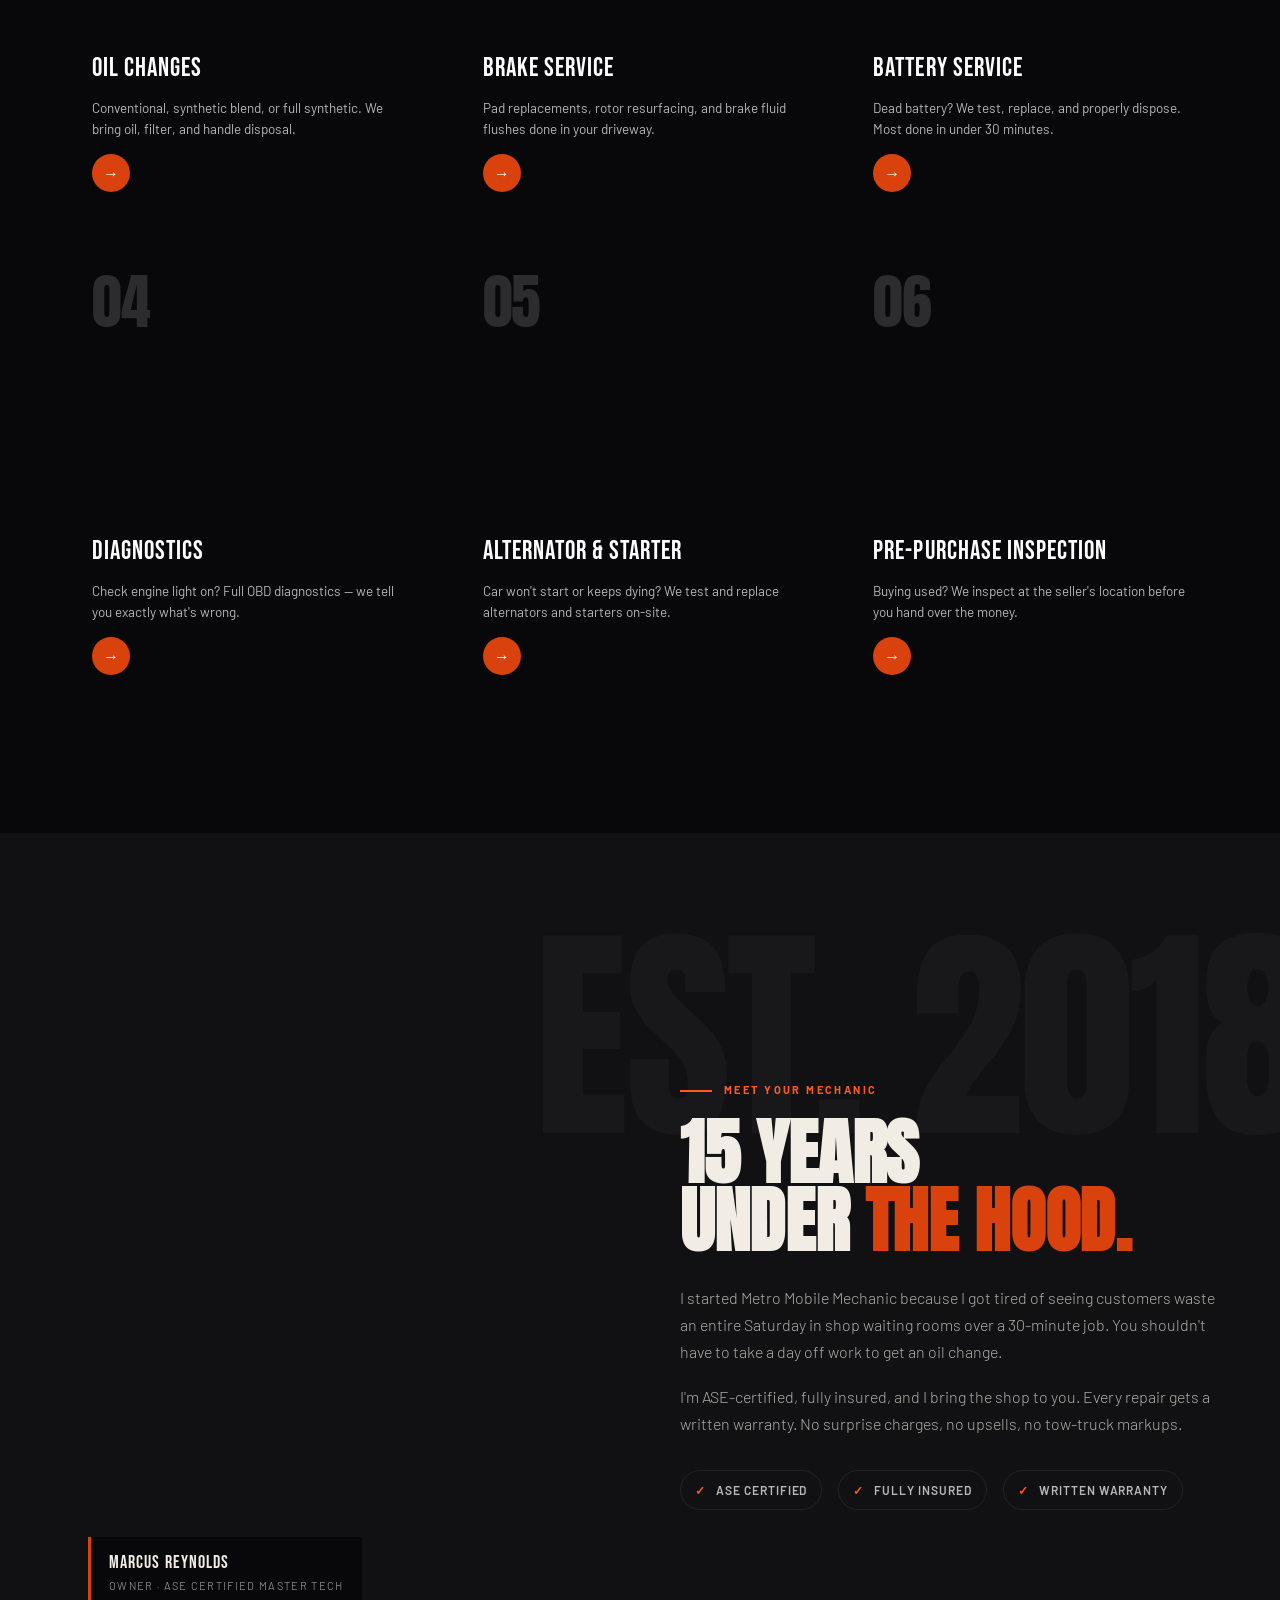
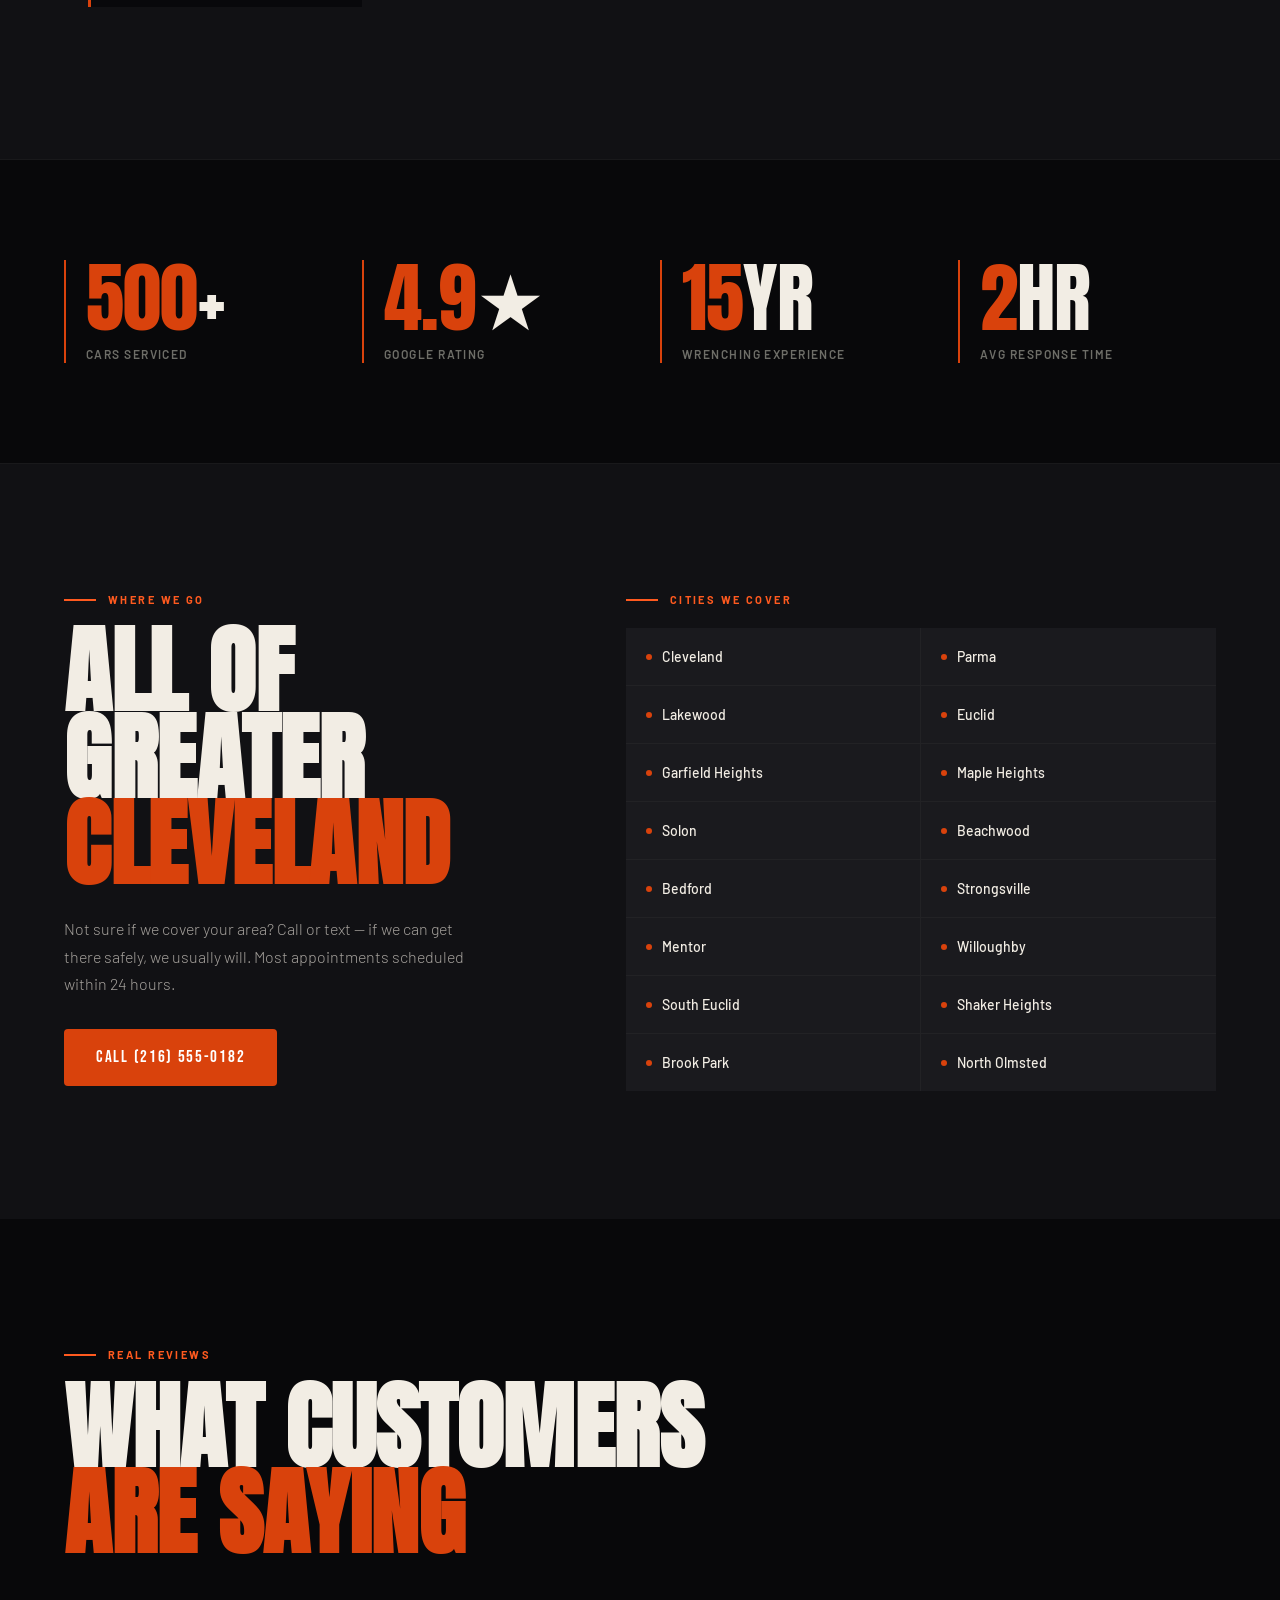
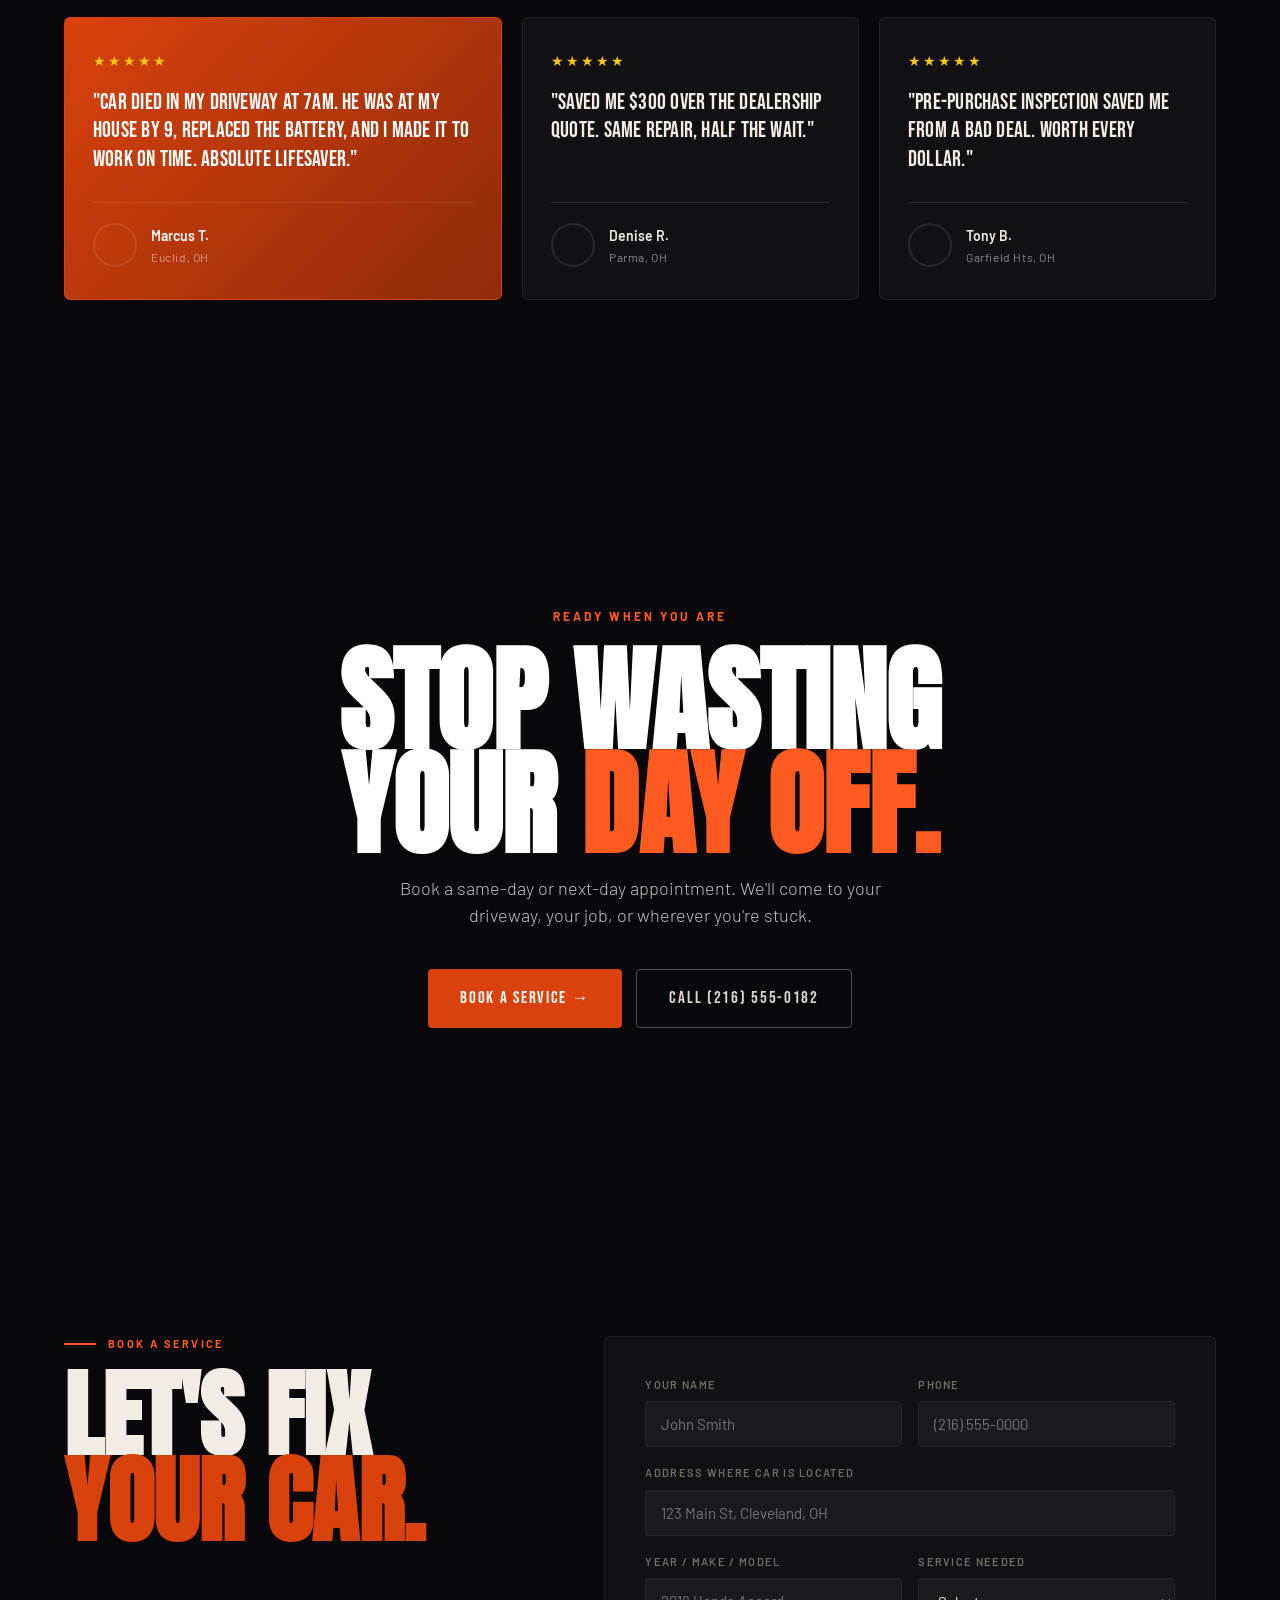
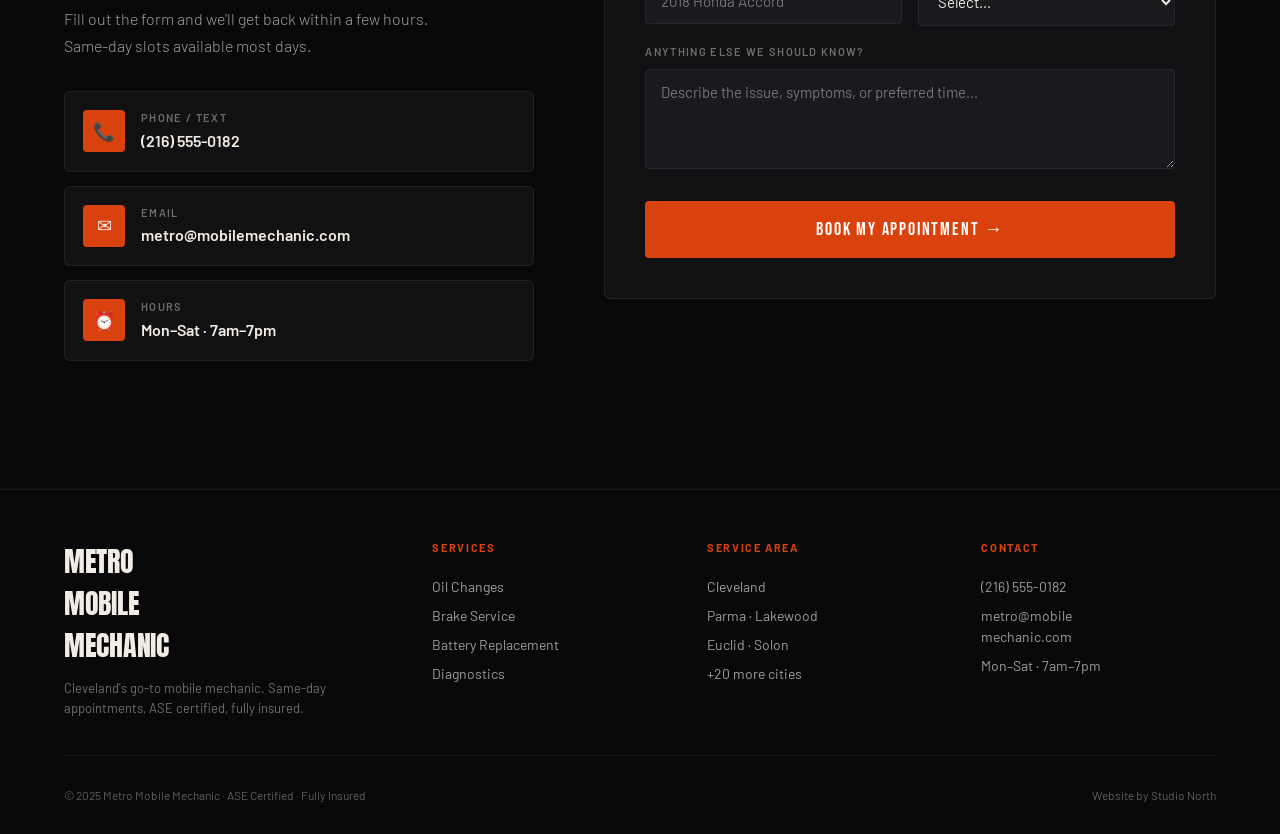
<file: metro-mobile-mechanic.html>
<!DOCTYPE html>
<html lang="en">
<head>
<meta charset="UTF-8" />
<meta name="viewport" content="width=device-width, initial-scale=1.0" />
<title>Metro Mobile Mechanic — Cleveland, OH</title>
<meta name="description" content="Certified mobile mechanic serving Cleveland and surrounding areas. We come to you — home, work, or roadside. Same-day appointments available." />
<meta property="og:image" content="metro-mobile-thumbnail.jpg" />

  <link rel="preconnect" href="https://fonts.googleapis.com">
<link rel="preconnect" href="https://fonts.gstatic.com" crossorigin>
<link href="https://fonts.googleapis.com/css2?family=Bebas+Neue&family=Barlow:ital,wght@0,300;0,400;0,500;0,600;0,700;1,300;1,400&family=Anton&display=swap" rel="stylesheet">
<style>
:root {
  --black: #08080A;
  --charcoal: #111114;
  --steel: #1A1A1E;
  --rust: #D9420C;
  --rust-bright: #FF5A1F;
  --yellow: #F5C518;
  --paper: #F2EDE4;
  --muted: #6E6E68;
  --line: rgba(255,255,255,0.07);
  --display: 'Bebas Neue', sans-serif;
  --display-alt: 'Anton', sans-serif;
  --body: 'Barlow', sans-serif;
  --max: 1200px;
  --gutter: clamp(20px, 5vw, 70px);
}
*, *::before, *::after { box-sizing: border-box; margin: 0; padding: 0; }
html { scroll-behavior: smooth; }
body {
  font-family: var(--body);
  background: var(--black);
  color: var(--paper);
  overflow-x: hidden;
  font-size: 16px;
  line-height: 1.5;
  -webkit-font-smoothing: antialiased;
}
img { display: block; max-width: 100%; }
a { color: inherit; text-decoration: none; }
ul { list-style: none; }
button { font-family: inherit; cursor: pointer; }
::selection { background: var(--rust); color: white; }

body::before {
  content: '';
  position: fixed; inset: 0;
  background-image: url("data:image/svg+xml,%3Csvg viewBox='0 0 200 200' xmlns='http://www.w3.org/2000/svg'%3E%3Cfilter id='n'%3E%3CfeTurbulence type='fractalNoise' baseFrequency='0.85' numOctaves='3' stitchTiles='stitch'/%3E%3C/filter%3E%3Crect width='100%25' height='100%25' filter='url(%23n)' opacity='0.06'/%3E%3C/svg%3E");
  pointer-events: none; z-index: 9999; mix-blend-mode: overlay;
}

/* NAV */
nav {
  position: fixed; top: 0; left: 0; right: 0; z-index: 100;
  display: flex; align-items: center; justify-content: space-between;
  padding: 18px var(--gutter);
  border-bottom: 1px solid var(--line);
  background: rgba(8,8,10,0.7);
  backdrop-filter: blur(16px) saturate(160%);
  -webkit-backdrop-filter: blur(16px) saturate(160%);
}
.nav-logo { font-family: var(--display); font-size: 22px; letter-spacing: 0.08em; display: flex; align-items: center; gap: 12px; }
.nav-logo-icon {
  width: 34px; height: 34px; background: var(--rust); border-radius: 2px;
  display: flex; align-items: center; justify-content: center; font-size: 17px;
  position: relative; overflow: hidden;
}
.nav-logo-icon::after { content: ''; position: absolute; inset: 0; background: linear-gradient(135deg, transparent 50%, rgba(255,255,255,0.15) 50%); }
.nav-links { display: flex; gap: 32px; font-size: 12px; font-weight: 600; letter-spacing: 0.12em; text-transform: uppercase; color: rgba(242,237,228,0.55); }
.nav-links a { transition: color 0.2s; position: relative; }
.nav-links a:hover { color: var(--paper); }
.nav-links a::after { content: ''; position: absolute; left: 0; bottom: -6px; width: 0; height: 1px; background: var(--rust); transition: width 0.3s; }
.nav-links a:hover::after { width: 100%; }
.nav-cta {
  background: var(--rust); color: white; font-family: var(--display);
  font-size: 16px; letter-spacing: 0.1em; padding: 11px 22px; border-radius: 4px;
  transition: background 0.2s, transform 0.2s;
}
.nav-cta:hover { background: var(--rust-bright); transform: translateY(-1px); }
@media (max-width: 768px) { .nav-links { display: none; } .nav-cta { font-size: 13px; padding: 9px 16px; } }

/* HERO */
.hero {
  min-height: 100vh; position: relative; overflow: hidden;
  display: flex; flex-direction: column; justify-content: flex-end;
  padding: 0 var(--gutter) 60px; isolation: isolate;
}
.hero-bg {
  position: absolute; inset: 0; z-index: -2;
  background-image: url('https://images.unsplash.com/photo-1486754735734-325b5831c3ad?w=1800&q=80&auto=format&fit=crop');
  background-size: cover; background-position: center;
  filter: grayscale(0.4) contrast(1.05);
  animation: heroZoom 24s ease-out infinite alternate;
}
@keyframes heroZoom { from { transform: scale(1); } to { transform: scale(1.08); } }
.hero-overlay {
  position: absolute; inset: 0; z-index: -1;
  background:
    linear-gradient(180deg, rgba(8,8,10,0.55) 0%, rgba(8,8,10,0.7) 60%, rgba(8,8,10,0.95) 100%),
    radial-gradient(ellipse at 80% 20%, rgba(217,66,12,0.18), transparent 50%);
}
.hero-bg-type {
  position: absolute; bottom: -40px; left: -20px;
  font-family: var(--display-alt);
  font-size: clamp(180px, 28vw, 380px);
  color: rgba(255,255,255,0.04); line-height: 0.8; letter-spacing: -0.02em;
  pointer-events: none; user-select: none; z-index: -1; white-space: nowrap;
}
.hero-inner { max-width: var(--max); margin: 0 auto; width: 100%; position: relative; padding-top: 130px; }
.hero-top {
  display: flex; justify-content: space-between; align-items: center;
  flex-wrap: wrap; gap: 20px; margin-bottom: 60px; padding-bottom: 24px;
  border-bottom: 1px solid rgba(255,255,255,0.1);
  font-size: 11px; font-weight: 600; letter-spacing: 0.18em; text-transform: uppercase;
}
.hero-top-left { display: flex; align-items: center; gap: 12px; color: rgba(255,255,255,0.7); }
.hero-top-left::before {
  content: ''; width: 8px; height: 8px; background: #2eb350; border-radius: 50%;
  box-shadow: 0 0 0 4px rgba(46,179,80,0.2); animation: pulse-dot 2s infinite;
}
@keyframes pulse-dot { 0%,100% { box-shadow: 0 0 0 4px rgba(46,179,80,0.2); } 50% { box-shadow: 0 0 0 8px rgba(46,179,80,0.05); } }
.hero-top-right { color: rgba(255,255,255,0.45); }

h1.hero-h1 {
  font-family: var(--display-alt); font-size: clamp(64px, 14vw, 200px);
  line-height: 0.85; letter-spacing: -0.01em; text-transform: uppercase;
  margin-bottom: 36px; position: relative;
}
h1.hero-h1 span { display: block; overflow: hidden; }
h1.hero-h1 span > span { display: inline-block; animation: slideUp 0.9s cubic-bezier(.2,.7,.2,1) backwards; }
h1.hero-h1 .line-1 > span { animation-delay: 0.2s; }
h1.hero-h1 .line-2 > span { animation-delay: 0.35s; }
@keyframes slideUp { from { transform: translateY(110%); opacity: 0; } to { transform: translateY(0); opacity: 1; } }
h1.hero-h1 em { color: var(--rust-bright); font-style: normal; }

.hero-bottom-grid { display: grid; grid-template-columns: 1.4fr 1fr; gap: 60px; align-items: end; }
@media (max-width: 768px) { .hero-bottom-grid { grid-template-columns: 1fr; gap: 32px; } }
.hero-sub { font-size: clamp(15px, 1.5vw, 18px); font-weight: 300; color: rgba(242,237,228,0.75); max-width: 480px; line-height: 1.6; margin-bottom: 32px; }
.hero-ctas { display: flex; gap: 12px; flex-wrap: wrap; }
.btn-rust {
  background: var(--rust); color: white; font-family: var(--display);
  font-size: 17px; letter-spacing: 0.1em; padding: 16px 32px; border-radius: 4px;
  transition: all 0.25s; display: inline-flex; align-items: center; gap: 8px;
  position: relative; overflow: hidden; border: none;
}
.btn-rust::before {
  content: ''; position: absolute; inset: 0;
  background: linear-gradient(90deg, transparent, rgba(255,255,255,0.2), transparent);
  transform: translateX(-100%); transition: transform 0.5s;
}
.btn-rust:hover { background: var(--rust-bright); transform: translateY(-2px); }
.btn-rust:hover::before { transform: translateX(100%); }
.btn-ghost {
  border: 1px solid rgba(242,237,228,0.3); color: rgba(242,237,228,0.9);
  font-family: var(--display); font-size: 17px; letter-spacing: 0.1em;
  padding: 16px 32px; border-radius: 4px; transition: all 0.2s; background: transparent;
}
.btn-ghost:hover { border-color: var(--paper); background: rgba(255,255,255,0.05); transform: translateY(-2px); }

.hero-stats-card {
  background: rgba(20,20,22,0.7); backdrop-filter: blur(12px);
  border: 1px solid rgba(255,255,255,0.08); border-radius: 8px;
  padding: 28px 30px; display: flex; flex-direction: column; gap: 18px;
}
.hero-stats-row {
  display: flex; justify-content: space-between; align-items: baseline;
  padding-bottom: 14px; border-bottom: 1px solid rgba(255,255,255,0.06);
}
.hero-stats-row:last-child { border-bottom: none; padding-bottom: 0; }
.hero-stats-label { font-size: 11px; font-weight: 600; letter-spacing: 0.12em; text-transform: uppercase; color: rgba(255,255,255,0.5); }
.hero-stats-value { font-family: var(--display); font-size: 32px; letter-spacing: 0.04em; color: var(--yellow); line-height: 1; }
.scroll-indicator {
  position: absolute; bottom: 24px; right: var(--gutter);
  display: flex; align-items: center; gap: 12px;
  font-size: 10px; font-weight: 600; letter-spacing: 0.2em; text-transform: uppercase;
  color: rgba(255,255,255,0.5); writing-mode: vertical-rl; transform: rotate(180deg);
}
.scroll-indicator::after {
  content: ''; width: 1px; height: 60px;
  background: linear-gradient(transparent, var(--rust));
  animation: scroll-line 2.5s ease-in-out infinite;
}
@keyframes scroll-line { 0%,100% { transform: scaleY(0.5); transform-origin: top; } 50% { transform: scaleY(1); transform-origin: top; } }
@media (max-width: 768px) { .scroll-indicator { display: none; } }

/* TICKER */
.ticker {
  background: var(--rust); padding: 16px 0; overflow: hidden; white-space: nowrap;
  border-top: 1px solid rgba(255,255,255,0.1); border-bottom: 1px solid rgba(0,0,0,0.2);
}
.ticker-track { display: inline-flex; animation: ticker 28s linear infinite; }
.ticker-item {
  font-family: var(--display); font-size: 18px; letter-spacing: 0.12em; color: white;
  padding: 0 28px; display: inline-flex; align-items: center; gap: 28px;
}
.ticker-item::after { content: '✦'; font-size: 11px; opacity: 0.6; }
@keyframes ticker { from { transform: translateX(0); } to { transform: translateX(-50%); } }

/* SECTION HEADERS */
.section-eyebrow {
  font-size: 11px; font-weight: 700; letter-spacing: 0.22em; text-transform: uppercase;
  color: var(--rust-bright); display: flex; align-items: center; gap: 12px; margin-bottom: 20px;
}
.section-eyebrow::before { content: ''; width: 32px; height: 2px; background: var(--rust-bright); }
h2.section-title {
  font-family: var(--display-alt); font-size: clamp(54px, 8vw, 96px);
  letter-spacing: -0.005em; line-height: 0.9; text-transform: uppercase; margin-bottom: 60px;
}
h2.section-title em { color: var(--rust); font-style: normal; }

/* SERVICES */
.services { padding: clamp(80px, 10vw, 130px) var(--gutter); position: relative; }
.services-inner { max-width: var(--max); margin: 0 auto; }
.services-header { display: grid; grid-template-columns: 1fr auto; gap: 40px; align-items: end; }
@media (max-width: 768px) { .services-header { grid-template-columns: 1fr; } }
.services-counter {
  font-family: var(--display); font-size: 14px; letter-spacing: 0.1em; color: var(--muted);
  padding: 8px 14px; border: 1px solid var(--line); border-radius: 999px;
}
.services-grid { display: grid; grid-template-columns: repeat(3, 1fr); gap: 20px; }
@media (max-width: 900px) { .services-grid { grid-template-columns: repeat(2, 1fr); } }
@media (max-width: 600px) { .services-grid { grid-template-columns: 1fr; } }
.service-card {
  position: relative; border-radius: 6px; overflow: hidden;
  aspect-ratio: 4 / 5; cursor: pointer;
  transition: transform 0.4s cubic-bezier(.2,.7,.2,1);
}
.service-card:hover { transform: translateY(-6px); }
.service-card-img {
  position: absolute; inset: 0; background-size: cover; background-position: center;
  filter: grayscale(0.5) brightness(0.65) contrast(1.05);
  transition: filter 0.5s, transform 0.6s cubic-bezier(.2,.7,.2,1);
}
.service-card:hover .service-card-img { filter: grayscale(0) brightness(0.85) contrast(1.05); transform: scale(1.06); }
.service-card::after {
  content: ''; position: absolute; inset: 0;
  background: linear-gradient(180deg, transparent 30%, rgba(8,8,10,0.95) 100%);
  pointer-events: none; z-index: 1;
}
.service-card-content {
  position: absolute; inset: 0; z-index: 2; padding: 30px 28px;
  display: flex; flex-direction: column; justify-content: space-between; color: white;
}
.service-card-num {
  font-family: var(--display-alt); font-size: 60px; line-height: 1;
  color: rgba(255,255,255,0.15); letter-spacing: -0.02em; transition: color 0.3s;
}
.service-card:hover .service-card-num { color: var(--rust-bright); }
.service-card-name {
  font-family: var(--display); font-size: 26px; letter-spacing: 0.04em;
  margin-bottom: 10px; text-transform: uppercase;
}
.service-card-desc { font-size: 13.5px; color: rgba(255,255,255,0.7); line-height: 1.55; margin-bottom: 14px; }
.service-card-arrow {
  width: 38px; height: 38px; border-radius: 50%; background: var(--rust);
  display: flex; align-items: center; justify-content: center; color: white;
  font-size: 16px; transition: background 0.2s, transform 0.3s;
}
.service-card:hover .service-card-arrow { background: var(--rust-bright); transform: rotate(-45deg); }

/* MEET */
.meet { padding: clamp(80px, 10vw, 130px) var(--gutter); background: var(--charcoal); position: relative; overflow: hidden; }
.meet::before {
  content: 'EST. 2018'; position: absolute; right: -30px; top: 30px;
  font-family: var(--display-alt); font-size: clamp(140px, 18vw, 240px);
  color: rgba(255,255,255,0.03); letter-spacing: -0.02em; pointer-events: none;
}
.meet-inner {
  max-width: var(--max); margin: 0 auto;
  display: grid; grid-template-columns: 1fr 1fr; gap: 80px;
  align-items: center; position: relative;
}
@media (max-width: 768px) { .meet-inner { grid-template-columns: 1fr; gap: 50px; } }
.meet-image-wrap { position: relative; aspect-ratio: 4 / 5; border-radius: 4px; overflow: hidden; }
.meet-image {
  position: absolute; inset: 0;
  background-image: url('https://images.unsplash.com/photo-1632823469850-2f77dd9c7f93?w=1200&q=80&auto=format&fit=crop');
  background-size: cover; background-position: center; filter: grayscale(0.3) contrast(1.05);
}
.meet-image-tag {
  position: absolute; bottom: 24px; left: 24px;
  background: rgba(8,8,10,0.92); border-left: 3px solid var(--rust);
  padding: 12px 18px; z-index: 2;
}
.meet-image-tag-name { font-family: var(--display); font-size: 18px; letter-spacing: 0.06em; }
.meet-image-tag-role { font-size: 11px; color: rgba(255,255,255,0.5); letter-spacing: 0.12em; text-transform: uppercase; margin-top: 2px; }
.meet-text h2 {
  font-family: var(--display-alt); font-size: clamp(40px, 6vw, 72px);
  line-height: 0.95; letter-spacing: -0.005em; text-transform: uppercase; margin-bottom: 28px;
}
.meet-text h2 em { color: var(--rust); font-style: normal; }
.meet-text p { font-size: 16px; font-weight: 300; color: rgba(242,237,228,0.7); line-height: 1.7; margin-bottom: 18px; }
.meet-cred { display: flex; gap: 16px; margin-top: 32px; flex-wrap: wrap; }
.meet-cred-item {
  display: flex; align-items: center; gap: 10px;
  font-size: 12px; font-weight: 600; letter-spacing: 0.08em; text-transform: uppercase;
  color: rgba(255,255,255,0.7); padding: 10px 14px;
  border: 1px solid var(--line); border-radius: 999px;
}
.meet-cred-item::before { content: '✓'; color: var(--rust-bright); font-weight: 700; }

/* STATS */
.stats {
  padding: clamp(60px, 8vw, 100px) var(--gutter);
  border-top: 1px solid var(--line); border-bottom: 1px solid var(--line);
}
.stats-inner { max-width: var(--max); margin: 0 auto; display: grid; grid-template-columns: repeat(4, 1fr); gap: 40px; }
@media (max-width: 768px) { .stats-inner { grid-template-columns: 1fr 1fr; gap: 30px; } }
.stat-item { text-align: left; padding-left: 20px; border-left: 2px solid var(--rust); }
.stat-num {
  font-family: var(--display-alt); font-size: clamp(48px, 6vw, 84px);
  line-height: 1; letter-spacing: -0.01em; color: var(--paper); margin-bottom: 8px;
}
.stat-num em { font-style: normal; color: var(--rust); }
.stat-label { font-size: 12px; font-weight: 600; letter-spacing: 0.12em; text-transform: uppercase; color: var(--muted); }

/* AREA */
.area { padding: clamp(80px, 10vw, 130px) var(--gutter); background: var(--charcoal); }
.area-inner { max-width: var(--max); margin: 0 auto; display: grid; grid-template-columns: 1fr 1.2fr; gap: 70px; align-items: start; }
@media (max-width: 768px) { .area-inner { grid-template-columns: 1fr; } }
.area-left h2 { margin-bottom: 28px; }
.area-left p { color: rgba(242,237,228,0.65); font-size: 16px; font-weight: 300; line-height: 1.7; max-width: 420px; margin-bottom: 32px; }
.area-cities { display: grid; grid-template-columns: 1fr 1fr; gap: 1px; background: var(--line); }
.area-city {
  background: var(--steel); padding: 18px 20px; font-size: 14px; font-weight: 500;
  display: flex; align-items: center; gap: 10px;
  transition: background 0.2s, color 0.2s, padding 0.3s;
}
.area-city::before {
  content: ''; width: 6px; height: 6px; background: var(--rust); border-radius: 50%;
  flex-shrink: 0; transition: background 0.2s;
}
.area-city:hover { background: var(--rust); color: white; padding-left: 28px; }
.area-city:hover::before { background: white; }

/* TESTIMONIALS */
.testimonials { padding: clamp(80px, 10vw, 130px) var(--gutter); }
.testimonials-inner { max-width: var(--max); margin: 0 auto; }
.testimonials-grid { display: grid; grid-template-columns: 1.3fr 1fr 1fr; gap: 20px; margin-top: 50px; }
@media (max-width: 900px) { .testimonials-grid { grid-template-columns: 1fr; } }
.testimonial-card {
  background: var(--charcoal); border: 1px solid var(--line); border-radius: 6px;
  padding: 32px 28px; position: relative; display: flex; flex-direction: column;
  transition: border-color 0.3s, transform 0.3s;
}
.testimonial-card:hover { border-color: rgba(217,66,12,0.4); transform: translateY(-4px); }
.testimonial-card.featured { background: linear-gradient(135deg, var(--rust) 0%, #8e2a0a 100%); border-color: var(--rust); }
.testimonial-stars { color: var(--yellow); font-size: 14px; letter-spacing: 0.15em; margin-bottom: 18px; }
.testimonial-text {
  font-family: var(--display); font-size: 22px; line-height: 1.3; letter-spacing: 0.01em;
  color: var(--paper); margin-bottom: 28px; flex: 1;
}
.testimonial-card.featured .testimonial-text { color: white; }
.testimonial-author {
  display: flex; align-items: center; gap: 14px;
  padding-top: 20px; border-top: 1px solid rgba(255,255,255,0.1);
}
.testimonial-avatar {
  width: 44px; height: 44px; border-radius: 50%;
  background-size: cover; background-position: center;
  flex-shrink: 0; border: 2px solid rgba(255,255,255,0.1);
}
.testimonial-name { font-size: 14px; font-weight: 600; color: var(--paper); }
.testimonial-card.featured .testimonial-name { color: white; }
.testimonial-city { font-size: 12px; color: rgba(255,255,255,0.5); letter-spacing: 0.05em; margin-top: 2px; }

/* CTA BLEED */
.cta-bleed { position: relative; padding: clamp(100px, 14vw, 180px) var(--gutter); text-align: center; overflow: hidden; isolation: isolate; }
.cta-bleed::before {
  content: ''; position: absolute; inset: 0; z-index: -2;
  background-image: url('https://images.unsplash.com/photo-1487754180451-c456f719a1fc?w=1800&q=80&auto=format&fit=crop');
  background-size: cover; background-position: center;
  filter: grayscale(0.5) brightness(0.4);
}
.cta-bleed::after {
  content: ''; position: absolute; inset: 0; z-index: -1;
  background: linear-gradient(180deg, rgba(8,8,10,0.7), rgba(8,8,10,0.85));
}
.cta-bleed-eyebrow { font-size: 12px; font-weight: 700; letter-spacing: 0.25em; text-transform: uppercase; color: var(--rust-bright); margin-bottom: 24px; }
.cta-bleed-h2 {
  font-family: var(--display-alt); font-size: clamp(48px, 9vw, 130px);
  line-height: 0.9; letter-spacing: -0.005em; text-transform: uppercase;
  color: white; margin-bottom: 18px;
}
.cta-bleed-h2 em { color: var(--rust-bright); font-style: normal; }
.cta-bleed-sub { font-size: 18px; font-weight: 300; color: rgba(255,255,255,0.75); max-width: 540px; margin: 0 auto 40px; }
.cta-bleed-actions { display: flex; gap: 14px; justify-content: center; flex-wrap: wrap; }

/* CONTACT */
.contact { padding: clamp(80px, 10vw, 130px) var(--gutter); }
.contact-inner { max-width: var(--max); margin: 0 auto; display: grid; grid-template-columns: 1fr 1.3fr; gap: 70px; align-items: start; }
@media (max-width: 768px) { .contact-inner { grid-template-columns: 1fr; } }
.contact-details { margin-top: 32px; display: flex; flex-direction: column; gap: 14px; }
.contact-detail {
  display: flex; align-items: center; gap: 16px; padding: 18px;
  background: var(--charcoal); border-radius: 6px; border: 1px solid var(--line);
  transition: border-color 0.3s;
}
.contact-detail:hover { border-color: var(--rust); }
.contact-detail-icon {
  width: 42px; height: 42px; min-width: 42px; background: var(--rust); border-radius: 4px;
  display: flex; align-items: center; justify-content: center; font-size: 18px;
}
.contact-detail-label { font-size: 11px; font-weight: 600; letter-spacing: 0.12em; text-transform: uppercase; color: var(--muted); margin-bottom: 2px; }
.contact-detail-value { font-size: 16px; font-weight: 600; color: var(--paper); }
.contact-form {
  background: var(--charcoal); border: 1px solid var(--line); border-radius: 6px;
  padding: 40px; display: flex; flex-direction: column; gap: 18px;
}
.form-row { display: grid; grid-template-columns: 1fr 1fr; gap: 16px; }
@media (max-width: 500px) { .form-row { grid-template-columns: 1fr; } }
label { display: block; font-size: 11px; font-weight: 600; letter-spacing: 0.12em; text-transform: uppercase; color: var(--muted); margin-bottom: 8px; }
input, select, textarea {
  width: 100%; background: var(--steel);
  border: 1px solid rgba(255,255,255,0.06); color: var(--paper);
  font-family: var(--body); font-size: 15px; padding: 13px 15px; border-radius: 4px;
  outline: none; transition: border-color 0.2s, background 0.2s;
}
input:focus, select:focus, textarea:focus { border-color: var(--rust); background: rgba(217,66,12,0.05); }
select option { background: var(--steel); }
textarea { resize: vertical; min-height: 100px; }
.form-submit {
  background: var(--rust); color: white; border: none;
  font-family: var(--display); font-size: 18px; letter-spacing: 0.1em;
  padding: 18px 24px; border-radius: 4px; transition: all 0.2s; margin-top: 8px;
}
.form-submit:hover { background: var(--rust-bright); transform: translateY(-2px); }

/* FOOTER */
footer { background: var(--black); border-top: 1px solid var(--line); padding: 50px var(--gutter) 30px; }
.footer-top {
  max-width: var(--max); margin: 0 auto;
  display: grid; grid-template-columns: 1.4fr 1fr 1fr 1fr; gap: 40px;
  padding-bottom: 36px; border-bottom: 1px solid var(--line);
}
@media (max-width: 768px) { .footer-top { grid-template-columns: 1fr 1fr; } }
.footer-brand { font-family: var(--display-alt); font-size: 28px; letter-spacing: -0.01em; text-transform: uppercase; margin-bottom: 12px; }
.footer-tagline { font-size: 13px; color: var(--muted); line-height: 1.6; max-width: 280px; }
.footer-col-title { font-size: 11px; font-weight: 700; letter-spacing: 0.15em; text-transform: uppercase; color: var(--rust); margin-bottom: 16px; }
.footer-col li { font-size: 14px; color: rgba(242,237,228,0.65); padding: 4px 0; }
.footer-bottom {
  max-width: var(--max); margin: 30px auto 0;
  display: flex; align-items: center; justify-content: space-between;
  flex-wrap: wrap; gap: 16px; font-size: 12px; color: rgba(255,255,255,0.35);
}

/* REVEAL */
.reveal { opacity: 0; transform: translateY(40px); transition: opacity 0.8s cubic-bezier(.2,.7,.2,1), transform 0.8s cubic-bezier(.2,.7,.2,1); }
.reveal.in { opacity: 1; transform: translateY(0); }

/* DEMO BADGE */
.demo-banner {
  position: fixed; bottom: 24px; left: 50%; transform: translateX(-50%);
  background: var(--yellow); color: var(--black);
  font-family: var(--display); font-size: 14px; letter-spacing: 0.1em;
  padding: 12px 24px; border-radius: 999px; z-index: 9998; white-space: nowrap;
  box-shadow: 0 8px 32px rgba(0,0,0,0.6); display: flex; align-items: center; gap: 8px;
}
.demo-banner::before { content: ''; width: 8px; height: 8px; background: var(--rust); border-radius: 50%; }
</style>
</head>
<body>

<div class="demo-banner">DEMO SITE — BUILT BY STUDIO NORTH</div>

<nav>
  <div class="nav-logo">
    <div class="nav-logo-icon">⚙</div>
    Metro Mobile Mechanic
  </div>
  <div class="nav-links">
    <a href="#services">Services</a>
    <a href="#about">About</a>
    <a href="#area">Service Area</a>
    <a href="#reviews">Reviews</a>
  </div>
  <a href="#book" class="nav-cta">Book Now</a>
</nav>

<section class="hero">
  <div class="hero-bg"></div>
  <div class="hero-overlay"></div>
  <div class="hero-bg-type">METRO</div>
  <div class="hero-inner">
    <div class="hero-top">
      <div class="hero-top-left">Available Now · Same-Day Service</div>
      <div class="hero-top-right">Cleveland · Parma · Lakewood · Euclid · +20 More</div>
    </div>
    <h1 class="hero-h1">
      <span class="line-1"><span>WE COME</span></span>
      <span class="line-2"><span>TO <em>YOU.</em></span></span>
    </h1>
    <div class="hero-bottom-grid">
      <div>
        <p class="hero-sub">ASE-certified mobile mechanic. We fix your car at your driveway, your job, or wherever you're stranded. No tow trucks. No waiting rooms. Just real repairs, done right where you are.</p>
        <div class="hero-ctas">
          <a href="#book" class="btn-rust">Book a Service →</a>
          <a href="tel:+12165550182" class="btn-ghost">(216) 555-0182</a>
        </div>
      </div>
      <div class="hero-stats-card">
        <div class="hero-stats-row"><span class="hero-stats-label">Cars Serviced</span><span class="hero-stats-value">500+</span></div>
        <div class="hero-stats-row"><span class="hero-stats-label">Google Rating</span><span class="hero-stats-value">4.9★</span></div>
        <div class="hero-stats-row"><span class="hero-stats-label">Avg Response</span><span class="hero-stats-value">2 HRS</span></div>
      </div>
    </div>
  </div>
  <div class="scroll-indicator">Scroll</div>
</section>

<div class="ticker">
  <div class="ticker-track">
    <span class="ticker-item">Oil Changes</span><span class="ticker-item">Brake Service</span>
    <span class="ticker-item">Battery Replacement</span><span class="ticker-item">Diagnostics</span>
    <span class="ticker-item">Alternator Repair</span><span class="ticker-item">Starter Replacement</span>
    <span class="ticker-item">Pre-Purchase Inspection</span><span class="ticker-item">Coolant Flush</span>
    <span class="ticker-item">Oil Changes</span><span class="ticker-item">Brake Service</span>
    <span class="ticker-item">Battery Replacement</span><span class="ticker-item">Diagnostics</span>
    <span class="ticker-item">Alternator Repair</span><span class="ticker-item">Starter Replacement</span>
    <span class="ticker-item">Pre-Purchase Inspection</span><span class="ticker-item">Coolant Flush</span>
  </div>
</div>

<section class="services" id="services">
  <div class="services-inner">
    <div class="services-header reveal">
      <div>
        <div class="section-eyebrow">What We Fix</div>
        <h2 class="section-title">Services<br><em>we offer</em></h2>
      </div>
      <div class="services-counter">06 SERVICES</div>
    </div>
    <div class="services-grid">
      <div class="service-card reveal">
        <div class="service-card-img" style="background-image:url('https://images.unsplash.com/photo-1492144534655-ae79c964c9d7?w=800&q=80&auto=format&fit=crop')"></div>
        <div class="service-card-content">
          <div class="service-card-num">01</div>
          <div>
            <div class="service-card-name">Oil Changes</div>
            <div class="service-card-desc">Conventional, synthetic blend, or full synthetic. We bring oil, filter, and handle disposal.</div>
            <div class="service-card-arrow">→</div>
          </div>
        </div>
      </div>
      <div class="service-card reveal">
        <div class="service-card-img" style="background-image:url('https://images.unsplash.com/photo-1620794341089-ca0b4f4ad5dd?w=800&q=80&auto=format&fit=crop')"></div>
        <div class="service-card-content">
          <div class="service-card-num">02</div>
          <div>
            <div class="service-card-name">Brake Service</div>
            <div class="service-card-desc">Pad replacements, rotor resurfacing, and brake fluid flushes done in your driveway.</div>
            <div class="service-card-arrow">→</div>
          </div>
        </div>
      </div>
      <div class="service-card reveal">
        <div class="service-card-img" style="background-image:url('https://images.unsplash.com/photo-1605152276897-4f618f831968?w=800&q=80&auto=format&fit=crop')"></div>
        <div class="service-card-content">
          <div class="service-card-num">03</div>
          <div>
            <div class="service-card-name">Battery Service</div>
            <div class="service-card-desc">Dead battery? We test, replace, and properly dispose. Most done in under 30 minutes.</div>
            <div class="service-card-arrow">→</div>
          </div>
        </div>
      </div>
      <div class="service-card reveal">
        <div class="service-card-img" style="background-image:url('https://images.unsplash.com/photo-1632823469850-2f77dd9c7f93?w=800&q=80&auto=format&fit=crop')"></div>
        <div class="service-card-content">
          <div class="service-card-num">04</div>
          <div>
            <div class="service-card-name">Diagnostics</div>
            <div class="service-card-desc">Check engine light on? Full OBD diagnostics — we tell you exactly what's wrong.</div>
            <div class="service-card-arrow">→</div>
          </div>
        </div>
      </div>
      <div class="service-card reveal">
        <div class="service-card-img" style="background-image:url('https://images.unsplash.com/photo-1486262715619-67b85e0b08d3?w=800&q=80&auto=format&fit=crop')"></div>
        <div class="service-card-content">
          <div class="service-card-num">05</div>
          <div>
            <div class="service-card-name">Alternator & Starter</div>
            <div class="service-card-desc">Car won't start or keeps dying? We test and replace alternators and starters on-site.</div>
            <div class="service-card-arrow">→</div>
          </div>
        </div>
      </div>
      <div class="service-card reveal">
        <div class="service-card-img" style="background-image:url('https://images.unsplash.com/photo-1503376780353-7e6692767b70?w=800&q=80&auto=format&fit=crop')"></div>
        <div class="service-card-content">
          <div class="service-card-num">06</div>
          <div>
            <div class="service-card-name">Pre-Purchase Inspection</div>
            <div class="service-card-desc">Buying used? We inspect at the seller's location before you hand over the money.</div>
            <div class="service-card-arrow">→</div>
          </div>
        </div>
      </div>
    </div>
  </div>
</section>

<section class="meet" id="about">
  <div class="meet-inner">
    <div class="meet-image-wrap reveal">
      <div class="meet-image"></div>
      <div class="meet-image-tag">
        <div class="meet-image-tag-name">Marcus Reynolds</div>
        <div class="meet-image-tag-role">Owner · ASE Certified Master Tech</div>
      </div>
    </div>
    <div class="meet-text reveal">
      <div class="section-eyebrow">Meet Your Mechanic</div>
      <h2>15 Years<br>Under <em>the hood.</em></h2>
      <p>I started Metro Mobile Mechanic because I got tired of seeing customers waste an entire Saturday in shop waiting rooms over a 30-minute job. You shouldn't have to take a day off work to get an oil change.</p>
      <p>I'm ASE-certified, fully insured, and I bring the shop to you. Every repair gets a written warranty. No surprise charges, no upsells, no tow-truck markups.</p>
      <div class="meet-cred">
        <div class="meet-cred-item">ASE Certified</div>
        <div class="meet-cred-item">Fully Insured</div>
        <div class="meet-cred-item">Written Warranty</div>
      </div>
    </div>
  </div>
</section>

<section class="stats">
  <div class="stats-inner">
    <div class="stat-item reveal"><div class="stat-num"><em>500</em>+</div><div class="stat-label">Cars Serviced</div></div>
    <div class="stat-item reveal"><div class="stat-num"><em>4.9</em>★</div><div class="stat-label">Google Rating</div></div>
    <div class="stat-item reveal"><div class="stat-num"><em>15</em>YR</div><div class="stat-label">Wrenching Experience</div></div>
    <div class="stat-item reveal"><div class="stat-num"><em>2</em>HR</div><div class="stat-label">Avg Response Time</div></div>
  </div>
</section>

<section class="area" id="area">
  <div class="area-inner">
    <div class="area-left reveal">
      <div class="section-eyebrow">Where We Go</div>
      <h2 class="section-title">All of<br>Greater<br><em>Cleveland</em></h2>
      <p>Not sure if we cover your area? Call or text — if we can get there safely, we usually will. Most appointments scheduled within 24 hours.</p>
      <a href="tel:+12165550182" class="btn-rust">Call (216) 555-0182</a>
    </div>
    <div class="reveal">
      <div class="section-eyebrow">Cities We Cover</div>
      <div class="area-cities">
        <div class="area-city">Cleveland</div><div class="area-city">Parma</div>
        <div class="area-city">Lakewood</div><div class="area-city">Euclid</div>
        <div class="area-city">Garfield Heights</div><div class="area-city">Maple Heights</div>
        <div class="area-city">Solon</div><div class="area-city">Beachwood</div>
        <div class="area-city">Bedford</div><div class="area-city">Strongsville</div>
        <div class="area-city">Mentor</div><div class="area-city">Willoughby</div>
        <div class="area-city">South Euclid</div><div class="area-city">Shaker Heights</div>
        <div class="area-city">Brook Park</div><div class="area-city">North Olmsted</div>
      </div>
    </div>
  </div>
</section>

<section class="testimonials" id="reviews">
  <div class="testimonials-inner">
    <div class="reveal">
      <div class="section-eyebrow">Real Reviews</div>
      <h2 class="section-title">What customers<br><em>are saying</em></h2>
    </div>
    <div class="testimonials-grid">
      <div class="testimonial-card featured reveal">
        <div class="testimonial-stars">★★★★★</div>
        <div class="testimonial-text">"Car died in my driveway at 7am. He was at my house by 9, replaced the battery, and I made it to work on time. Absolute lifesaver."</div>
        <div class="testimonial-author">
          <div class="testimonial-avatar" style="background-image:url('https://images.unsplash.com/photo-1507003211169-0a1dd7228f2d?w=200&q=80&auto=format&fit=crop')"></div>
          <div><div class="testimonial-name">Marcus T.</div><div class="testimonial-city">Euclid, OH</div></div>
        </div>
      </div>
      <div class="testimonial-card reveal">
        <div class="testimonial-stars">★★★★★</div>
        <div class="testimonial-text">"Saved me $300 over the dealership quote. Same repair, half the wait."</div>
        <div class="testimonial-author">
          <div class="testimonial-avatar" style="background-image:url('https://images.unsplash.com/photo-1494790108377-be9c29b29330?w=200&q=80&auto=format&fit=crop')"></div>
          <div><div class="testimonial-name">Denise R.</div><div class="testimonial-city">Parma, OH</div></div>
        </div>
      </div>
      <div class="testimonial-card reveal">
        <div class="testimonial-stars">★★★★★</div>
        <div class="testimonial-text">"Pre-purchase inspection saved me from a bad deal. Worth every dollar."</div>
        <div class="testimonial-author">
          <div class="testimonial-avatar" style="background-image:url('https://images.unsplash.com/photo-1500648767791-00dcc994a43e?w=200&q=80&auto=format&fit=crop')"></div>
          <div><div class="testimonial-name">Tony B.</div><div class="testimonial-city">Garfield Hts, OH</div></div>
        </div>
      </div>
    </div>
  </div>
</section>

<section class="cta-bleed">
  <div class="cta-bleed-eyebrow">Ready When You Are</div>
  <h2 class="cta-bleed-h2">Stop wasting<br>your <em>day off.</em></h2>
  <p class="cta-bleed-sub">Book a same-day or next-day appointment. We'll come to your driveway, your job, or wherever you're stuck.</p>
  <div class="cta-bleed-actions">
    <a href="#book" class="btn-rust">Book a Service →</a>
    <a href="tel:+12165550182" class="btn-ghost">Call (216) 555-0182</a>
  </div>
</section>

<section class="contact" id="book">
  <div class="contact-inner">
    <div class="reveal">
      <div class="section-eyebrow">Book a Service</div>
      <h2 class="section-title">Let's fix<br><em>your car.</em></h2>
      <p style="color:rgba(242,237,228,0.65);font-size:16px;font-weight:300;line-height:1.7;max-width:380px;">Fill out the form and we'll get back within a few hours. Same-day slots available most days.</p>
      <div class="contact-details">
        <div class="contact-detail"><div class="contact-detail-icon">📞</div><div><div class="contact-detail-label">Phone / Text</div><div class="contact-detail-value">(216) 555-0182</div></div></div>
        <div class="contact-detail"><div class="contact-detail-icon">✉</div><div><div class="contact-detail-label">Email</div><div class="contact-detail-value">metro@mobilemechanic.com</div></div></div>
        <div class="contact-detail"><div class="contact-detail-icon">⏰</div><div><div class="contact-detail-label">Hours</div><div class="contact-detail-value">Mon–Sat · 7am–7pm</div></div></div>
      </div>
    </div>
    <form class="contact-form reveal" onsubmit="handleSubmit(event)">
      <div class="form-row">
        <div><label>Your Name</label><input type="text" placeholder="John Smith" required></div>
        <div><label>Phone</label><input type="tel" placeholder="(216) 555-0000" required></div>
      </div>
      <div><label>Address Where Car Is Located</label><input type="text" placeholder="123 Main St, Cleveland, OH" required></div>
      <div class="form-row">
        <div><label>Year / Make / Model</label><input type="text" placeholder="2018 Honda Accord" required></div>
        <div>
          <label>Service Needed</label>
          <select required>
            <option value="">Select...</option>
            <option>Oil Change</option><option>Brake Service</option>
            <option>Battery Replacement</option><option>Diagnostics / Check Engine</option>
            <option>Alternator or Starter</option><option>Pre-Purchase Inspection</option>
            <option>Other — I'll explain below</option>
          </select>
        </div>
      </div>
      <div><label>Anything else we should know?</label><textarea placeholder="Describe the issue, symptoms, or preferred time..."></textarea></div>
      <button type="submit" class="form-submit" id="submitBtn">Book My Appointment →</button>
    </form>
  </div>
</section>

<footer>
  <div class="footer-top">
    <div>
      <div class="footer-brand">Metro<br>Mobile<br>Mechanic</div>
      <div class="footer-tagline">Cleveland's go-to mobile mechanic. Same-day appointments, ASE certified, fully insured.</div>
    </div>
    <div class="footer-col"><div class="footer-col-title">Services</div><ul><li>Oil Changes</li><li>Brake Service</li><li>Battery Replacement</li><li>Diagnostics</li></ul></div>
    <div class="footer-col"><div class="footer-col-title">Service Area</div><ul><li>Cleveland</li><li>Parma · Lakewood</li><li>Euclid · Solon</li><li>+20 more cities</li></ul></div>
    <div class="footer-col"><div class="footer-col-title">Contact</div><ul><li>(216) 555-0182</li><li>metro@mobile<br>mechanic.com</li><li>Mon–Sat · 7am–7pm</li></ul></div>
  </div>
  <div class="footer-bottom">
    <span>© 2025 Metro Mobile Mechanic · ASE Certified · Fully Insured</span>
    <span>Website by Studio North</span>
  </div>
</footer>

<script>
const observer = new IntersectionObserver((entries) => {
  entries.forEach(e => {
    if (e.isIntersecting) { e.target.classList.add('in'); observer.unobserve(e.target); }
  });
}, { threshold: 0.1, rootMargin: '0px 0px -60px 0px' });
document.querySelectorAll('.reveal').forEach(el => observer.observe(el));

function handleSubmit(e) {
  e.preventDefault();
  const btn = document.getElementById('submitBtn');
  btn.textContent = 'Sending...';
  setTimeout(() => {
    btn.textContent = '✓ Request Received — We\'ll Call You Soon';
    btn.style.background = '#1a7a1a';
    setTimeout(() => { btn.textContent = 'Book My Appointment →'; btn.style.background = ''; }, 4000);
  }, 900);
}
</script>
</body>
</html>
</file>
<file: style.css>
/* ==============================================================
   ROOT VARIABLES — Edit colors, spacing, brand here
   ============================================================== */
:root {
  /* Brand Colors — change these to rebrand the entire site */
  --ink: #0E0E0C;            /* near-black, main text */
  --paper: #F5F1EA;          /* warm off-white, main background */
  --paper-2: #EBE6DC;        /* slightly darker warm tone */
  --accent: #FF5B1F;         /* signature orange — bold CTA color */
  --accent-soft: #FFE6D9;    /* tinted accent for backgrounds */
  --muted: #6B6B66;          /* secondary text */
  --line: #1f1f1c;           /* dark hairline */
  --line-soft: #d9d4c8;      /* light hairline */

  /* Type */
  --display: 'Fraunces', Georgia, serif;
  --body: 'Geist', -apple-system, BlinkMacSystemFont, sans-serif;

  /* Layout */
  --max: 1280px;
  --gutter: clamp(20px, 4vw, 48px);
  --radius: 22px;
  --radius-lg: 32px;
}

* { box-sizing: border-box; margin: 0; padding: 0; }

html { scroll-behavior: smooth; -webkit-text-size-adjust: 100%; }

body {
  font-family: var(--body);
  font-weight: 400;
  color: var(--ink);
  background: var(--paper);
  line-height: 1.55;
  font-size: 17px;
  overflow-x: hidden;
  -webkit-font-smoothing: antialiased;
  -moz-osx-font-smoothing: grayscale;
}

img { max-width: 100%; display: block; }
button { font-family: inherit; cursor: pointer; border: none; background: none; }
a { color: inherit; text-decoration: none; }

.container {
  width: 100%;
  max-width: var(--max);
  margin: 0 auto;
  padding: 0 var(--gutter);
}

/* ==============================================================
   TYPOGRAPHY
   ============================================================== */
.eyebrow {
  display: inline-flex;
  align-items: center;
  gap: 10px;
  font-size: 12px;
  font-weight: 500;
  letter-spacing: 0.14em;
  text-transform: uppercase;
  color: var(--muted);
}
.eyebrow::before {
  content: '';
  width: 24px;
  height: 1px;
  background: var(--ink);
}

h1, h2, h3, h4 { font-family: var(--display); font-weight: 400; letter-spacing: -0.02em; line-height: 1.05; }

h2.section-title {
  font-size: clamp(36px, 5.5vw, 72px);
  margin-top: 18px;
  max-width: 16ch;
}
h2.section-title em { font-style: italic; font-weight: 300; color: var(--muted); }

.section-intro {
  margin-top: 28px;
  font-size: clamp(17px, 1.4vw, 19px);
  color: var(--muted);
  max-width: 56ch;
}

/* ==============================================================
   BUTTONS
   ============================================================== */
.btn {
  display: inline-flex;
  align-items: center;
  gap: 10px;
  padding: 16px 26px;
  border-radius: 999px;
  font-weight: 500;
  font-size: 15px;
  letter-spacing: -0.005em;
  transition: transform 0.3s cubic-bezier(.2,.7,.2,1), background 0.25s, color 0.25s, box-shadow 0.25s;
  white-space: nowrap;
}
.btn-primary {
  background: var(--ink);
  color: var(--paper);
}
.btn-primary:hover {
  background: var(--accent);
  transform: translateY(-2px);
  box-shadow: 0 18px 40px -12px rgba(255, 91, 31, 0.5);
}
.btn-secondary {
  background: transparent;
  color: var(--ink);
  border: 1px solid var(--ink);
}
.btn-secondary:hover { background: var(--ink); color: var(--paper); transform: translateY(-2px); }

.btn-arrow {
  width: 28px; height: 28px;
  border-radius: 50%;
  background: var(--paper);
  color: var(--ink);
  display: inline-flex; align-items: center; justify-content: center;
  font-size: 14px;
  transition: transform 0.3s;
}
.btn-primary:hover .btn-arrow { transform: rotate(-45deg); }

/* ==============================================================
   NAVIGATION — sticky, hides on scroll-down, shows on scroll-up
   ============================================================== */
.nav {
  position: fixed;
  top: 0; left: 0; right: 0;
  z-index: 1000;
  padding: 18px var(--gutter);
  display: flex;
  align-items: center;
  justify-content: space-between;
  transition: transform 0.4s cubic-bezier(.2,.7,.2,1), background 0.3s, backdrop-filter 0.3s, padding 0.3s;
}
.nav.scrolled {
  background: rgba(245, 241, 234, 0.85);
  backdrop-filter: saturate(180%) blur(14px);
  -webkit-backdrop-filter: saturate(180%) blur(14px);
  padding: 12px var(--gutter);
  border-bottom: 1px solid var(--line-soft);
}
.nav.hidden { transform: translateY(-100%); }

.logo {
  font-family: var(--display);
  font-size: 22px;
  font-weight: 500;
  letter-spacing: -0.03em;
  display: flex;
  align-items: center;
  gap: 8px;
}
.logo-mark {
  width: 28px; height: 28px;
  background: var(--ink);
  border-radius: 8px;
  position: relative;
  overflow: hidden;
}
.logo-mark::after {
  content: '';
  position: absolute;
  inset: 0;
  background: var(--accent);
  transform: translateY(50%);
}

.nav-links {
  display: flex;
  gap: 32px;
  font-size: 14px;
  font-weight: 500;
}
.nav-links a {
  color: var(--ink);
  position: relative;
  transition: color 0.2s;
}
.nav-links a::after {
  content: '';
  position: absolute;
  left: 0; bottom: -4px;
  width: 0; height: 1px;
  background: var(--ink);
  transition: width 0.3s;
}
.nav-links a:hover::after { width: 100%; }

.nav-cta { padding: 10px 18px; font-size: 14px; }

.menu-toggle { display: none; }

@media (max-width: 880px) {
  .nav-links, .nav-cta { display: none; }
  .menu-toggle {
    display: flex; flex-direction: column; gap: 5px;
    width: 28px; height: 22px; justify-content: center;
    background: transparent; border: none; cursor: pointer;
    padding: 0; z-index: 110;
    position: relative;
  }
  .menu-toggle span {
    height: 1.5px; background: var(--ink); width: 100%;
    transition: transform 0.3s, opacity 0.3s;
    transform-origin: center;
  }
  /* Animated hamburger -> X */
  .menu-toggle.active span:nth-child(1) {
    transform: translateY(6.5px) rotate(45deg);
  }
  .menu-toggle.active span:nth-child(2) {
    opacity: 0;
  }
  .menu-toggle.active span:nth-child(3) {
    transform: translateY(-6.5px) rotate(-45deg);
  }
}

/* ==============================================================
   MOBILE MENU OVERLAY
   ============================================================== */
.mobile-menu {
  position: fixed;
  inset: 0;
  background: var(--paper);
  z-index: 100;
  opacity: 0;
  visibility: hidden;
  transition: opacity 0.3s ease, visibility 0.3s;
  display: flex;
  align-items: center;
  justify-content: center;
  padding: 80px 32px 40px;
}
.mobile-menu.open {
  opacity: 1;
  visibility: visible;
}
.mobile-menu-inner {
  display: flex;
  flex-direction: column;
  gap: 24px;
  width: 100%;
  max-width: 420px;
  text-align: center;
}
.mobile-link {
  font-family: var(--display);
  font-size: 32px;
  font-weight: 400;
  letter-spacing: -0.02em;
  color: var(--ink);
  padding: 8px 0;
  border-bottom: 1px solid var(--line-soft);
  transition: color 0.2s, transform 0.2s;
  opacity: 0;
  transform: translateY(20px);
}
.mobile-menu.open .mobile-link {
  opacity: 1;
  transform: translateY(0);
  transition: opacity 0.4s ease, transform 0.4s ease;
}
.mobile-menu.open .mobile-link:nth-child(1) { transition-delay: 0.05s; }
.mobile-menu.open .mobile-link:nth-child(2) { transition-delay: 0.10s; }
.mobile-menu.open .mobile-link:nth-child(3) { transition-delay: 0.15s; }
.mobile-menu.open .mobile-link:nth-child(4) { transition-delay: 0.20s; }
.mobile-menu.open .mobile-link:nth-child(5) { transition-delay: 0.25s; }
.mobile-menu.open .mobile-cta { transition-delay: 0.30s; }
.mobile-link:hover { color: var(--accent); }
.mobile-link:last-of-type { border-bottom: none; }

.mobile-cta {
  margin-top: 16px;
  justify-content: center;
  font-size: 16px;
  padding: 16px 24px;
  opacity: 0;
  transform: translateY(20px);
}
.mobile-menu.open .mobile-cta {
  opacity: 1;
  transform: translateY(0);
  transition: opacity 0.4s ease, transform 0.4s ease;
}

/* Lock body scroll when menu is open */
body.menu-open {
  overflow: hidden;
}

/* ==============================================================
   HERO — bold editorial layout with portfolio mockup
   ============================================================== */
.hero {
  padding: 140px var(--gutter) 80px;
  position: relative;
  overflow: hidden;
}
.hero-grid {
  max-width: var(--max);
  margin: 0 auto;
  display: grid;
  grid-template-columns: 1.15fr 1fr;
  gap: 60px;
  align-items: center;
}

.hero-headline {
  font-family: var(--display);
  font-size: clamp(48px, 7.5vw, 104px);
  line-height: 0.98;
  letter-spacing: -0.035em;
  font-weight: 400;
}
.hero-headline em {
  font-style: italic;
  font-weight: 300;
  color: var(--accent);
}
.hero-headline .underline {
  position: relative;
  display: inline-block;
}
.hero-headline .underline::after {
  content: '';
  position: absolute;
  left: 0; bottom: 0.05em;
  width: 100%; height: 0.12em;
  background: var(--accent);
  opacity: 0.25;
  z-index: -1;
}

.hero-sub {
  margin-top: 32px;
  font-size: clamp(17px, 1.4vw, 19px);
  color: var(--muted);
  max-width: 46ch;
  line-height: 1.55;
}
.hero-ctas {
  margin-top: 40px;
  display: flex;
  gap: 14px;
  flex-wrap: wrap;
}

.hero-meta {
  margin-top: 56px;
  display: flex;
  gap: 40px;
  flex-wrap: wrap;
}
.hero-meta-item .num {
  font-family: var(--display);
  font-size: 36px;
  font-weight: 500;
  letter-spacing: -0.02em;
  display: block;
}
.hero-meta-item .label {
  font-size: 12px;
  text-transform: uppercase;
  letter-spacing: 0.12em;
  color: var(--muted);
  margin-top: 4px;
}

/* Hero visual — stacked browser mockups */
.hero-visual {
  position: relative;
  height: 560px;
  perspective: 1200px;
}
.mockup {
  position: absolute;
  background: white;
  border-radius: 16px;
  box-shadow: 0 30px 80px -20px rgba(14,14,12,0.25), 0 8px 24px -8px rgba(14,14,12,0.1);
  overflow: hidden;
  border: 1px solid var(--line-soft);
}
.mockup-bar {
  height: 32px;
  background: #f4f3ee;
  display: flex;
  align-items: center;
  padding: 0 12px;
  gap: 6px;
  border-bottom: 1px solid var(--line-soft);
}
.mockup-bar span {
  width: 9px; height: 9px; border-radius: 50%;
  background: #d9d4c8;
}

.mockup-1 {
  width: 100%;
  top: 40px;
  right: 0;
  transform: rotate(-2deg);
  z-index: 2;
  animation: float-1 6s ease-in-out infinite;
}
.mockup-2 {
  width: 70%;
  bottom: 30px;
  left: -30px;
  transform: rotate(3deg);
  z-index: 3;
  animation: float-2 7s ease-in-out infinite;
}
@keyframes float-1 {
  0%, 100% { transform: rotate(-2deg) translateY(0); }
  50% { transform: rotate(-2deg) translateY(-12px); }
}
@keyframes float-2 {
  0%, 100% { transform: rotate(3deg) translateY(0); }
  50% { transform: rotate(3deg) translateY(10px); }
}

/* Mockup 1 — Thomas's Landscaping preview */
.mockup-content-1 {
  background: linear-gradient(135deg, #1f2d20 0%, #2d3e2d 100%);
  color: white;
  padding: 24px;
  height: 320px;
  position: relative;
}
.mockup-content-1 .ms-nav {
  display: flex; justify-content: space-between; align-items: center;
  font-size: 10px; letter-spacing: 0.1em; text-transform: uppercase;
  opacity: 0.7; margin-bottom: 32px;
}
.mockup-content-1 h3 {
  font-family: var(--display);
  font-size: 26px;
  line-height: 1.05;
  letter-spacing: -0.02em;
  font-weight: 400;
}
.mockup-content-1 h3 em { font-style: italic; color: var(--accent); }
.mockup-content-1 .ms-tag {
  display: inline-block;
  padding: 4px 10px;
  background: rgba(150, 200, 130, 0.15);
  border: 1px solid rgba(150, 200, 130, 0.45);
  border-radius: 999px;
  font-size: 9px;
  letter-spacing: 0.12em;
  text-transform: uppercase;
  color: #b8d9a0;
  margin-top: 16px;
}
.mockup-content-1 .ms-cta {
  position: absolute;
  bottom: 24px; left: 24px;
  padding: 10px 16px;
  background: var(--accent);
  color: white;
  border-radius: 999px;
  font-size: 11px;
  font-weight: 500;
}

/* Mockup 2 — Beauty salon preview */
.mockup-content-2 {
  background: var(--paper-2);
  padding: 18px;
  height: 200px;
  position: relative;
}
.mockup-content-2 h4 {
  font-family: var(--display);
  font-size: 18px;
  line-height: 1.1;
  font-weight: 400;
  letter-spacing: -0.02em;
}
.mockup-content-2 h4 em { font-style: italic; }
.mockup-content-2 .ms-grid {
  margin-top: 14px;
  display: grid; grid-template-columns: 1fr 1fr; gap: 6px;
}
.mockup-content-2 .ms-grid div {
  height: 36px;
  background: linear-gradient(135deg, #d4a574 0%, #b88a5c 100%);
  border-radius: 6px;
}
.mockup-content-2 .ms-grid div:nth-child(2) {
  background: linear-gradient(135deg, var(--ink) 0%, #3a3530 100%);
}
.mockup-content-2 .ms-grid div:nth-child(3) {
  background: linear-gradient(135deg, var(--accent) 0%, #cc4515 100%);
}
.mockup-content-2 .ms-grid div:nth-child(4) {
  background: linear-gradient(135deg, #6b6b66 0%, #4a4a45 100%);
}

/* Floating sticker */
.hero-sticker {
  position: absolute;
  top: 30%;
  right: 8%;
  width: 110px;
  height: 110px;
  background: var(--accent);
  color: white;
  border-radius: 50%;
  display: flex;
  align-items: center;
  justify-content: center;
  text-align: center;
  font-family: var(--display);
  font-size: 13px;
  font-style: italic;
  line-height: 1.2;
  z-index: 4;
  animation: spin 20s linear infinite;
  box-shadow: 0 10px 30px -8px rgba(255,91,31,0.5);
}
@keyframes spin {
  to { transform: rotate(360deg); }
}

@media (max-width: 920px) {
  .hero-grid { grid-template-columns: 1fr; gap: 40px; }
  .hero-visual { height: 400px; }
  .hero-sticker { width: 90px; height: 90px; font-size: 11px; }
}

/* ==============================================================
   MARQUEE — running ticker of business types
   ============================================================== */
.marquee {
  border-top: 1px solid var(--line-soft);
  border-bottom: 1px solid var(--line-soft);
  padding: 22px 0;
  overflow: hidden;
  margin-top: 60px;
}
.marquee-track {
  display: flex;
  gap: 60px;
  animation: scroll 35s linear infinite;
  white-space: nowrap;
  width: max-content;
}
.marquee-item {
  font-family: var(--display);
  font-size: 22px;
  font-style: italic;
  font-weight: 300;
  color: var(--muted);
  display: flex;
  align-items: center;
  gap: 60px;
}
.marquee-item::after {
  content: '✦';
  color: var(--accent);
  font-style: normal;
}
@keyframes scroll {
  to { transform: translateX(-50%); }
}

/* ==============================================================
   SECTION SHARED
   ============================================================== */
section { padding: clamp(80px, 10vw, 140px) 0; }
.section-header { margin-bottom: 80px; max-width: 880px; }

/* ==============================================================
   PROBLEM SECTION
   ============================================================== */
.problem { background: var(--paper); }
.problem-grid {
  display: grid;
  grid-template-columns: repeat(auto-fit, minmax(280px, 1fr));
  gap: 1px;
  background: var(--line-soft);
  border: 1px solid var(--line-soft);
  border-radius: var(--radius-lg);
  overflow: hidden;
}
.problem-card {
  background: var(--paper);
  padding: 40px 32px;
  transition: background 0.3s;
  position: relative;
}
.problem-card:hover { background: var(--paper-2); }
.problem-card .num {
  font-family: var(--display);
  font-size: 14px;
  font-style: italic;
  color: var(--accent);
  margin-bottom: 24px;
  display: block;
}
.problem-card h3 {
  font-family: var(--display);
  font-size: 22px;
  line-height: 1.15;
  margin-bottom: 12px;
  font-weight: 400;
}
.problem-card p {
  font-size: 15px;
  color: var(--muted);
  line-height: 1.55;
}

/* ==============================================================
   SOLUTION SECTION — dark, premium
   ============================================================== */
.solution {
  background: var(--ink);
  color: var(--paper);
  border-radius: var(--radius-lg);
  margin: 0 var(--gutter);
  padding: clamp(70px, 9vw, 120px) clamp(28px, 5vw, 80px);
  position: relative;
  overflow: hidden;
}
.solution::before {
  content: '';
  position: absolute;
  top: -200px; right: -200px;
  width: 500px; height: 500px;
  background: radial-gradient(circle, rgba(255,91,31,0.18) 0%, transparent 70%);
  pointer-events: none;
}
.solution .eyebrow { color: rgba(245,241,234,0.6); }
.solution .eyebrow::before { background: var(--paper); }
.solution h2.section-title em { color: rgba(245,241,234,0.45); }

.solution-grid {
  margin-top: 70px;
  display: grid;
  grid-template-columns: 1fr 1fr;
  gap: 60px;
  align-items: start;
}
.solution-lead {
  font-family: var(--display);
  font-size: clamp(22px, 2.5vw, 32px);
  line-height: 1.3;
  font-weight: 300;
  letter-spacing: -0.02em;
}
.solution-lead em { font-style: italic; color: var(--accent); }

.solution-list { display: flex; flex-direction: column; gap: 0; }
.solution-item {
  padding: 22px 0;
  border-top: 1px solid rgba(245,241,234,0.15);
  display: grid;
  grid-template-columns: 30px 1fr;
  gap: 20px;
  align-items: start;
}
.solution-item:last-child { border-bottom: 1px solid rgba(245,241,234,0.15); }
.solution-item .check {
  width: 26px; height: 26px;
  border-radius: 50%;
  border: 1px solid var(--accent);
  display: flex; align-items: center; justify-content: center;
  color: var(--accent);
  font-size: 12px;
  margin-top: 2px;
}
.solution-item h4 {
  font-family: var(--body);
  font-size: 16px;
  font-weight: 500;
  margin-bottom: 4px;
}
.solution-item p {
  font-size: 14px;
  color: rgba(245,241,234,0.65);
  line-height: 1.5;
}

@media (max-width: 880px) {
  .solution-grid { grid-template-columns: 1fr; gap: 40px; }
}

/* ==============================================================
   SERVICES SECTION
   ============================================================== */
.services-list {
  margin-top: 80px;
  border-top: 1px solid var(--ink);
}
.service-row {
  border-bottom: 1px solid var(--line-soft);
  padding: 30px 0;
  display: grid;
  grid-template-columns: 80px 1fr 1.5fr 60px;
  gap: 32px;
  align-items: center;
  cursor: pointer;
  transition: padding 0.4s ease, background 0.4s;
  position: relative;
}
.service-row:hover {
  padding-left: 24px;
  padding-right: 24px;
}
.service-row::before {
  content: '';
  position: absolute;
  left: 0; top: 0;
  width: 0; height: 100%;
  background: var(--paper-2);
  transition: width 0.4s ease;
  z-index: -1;
  border-radius: var(--radius);
}
.service-row:hover::before { width: 100%; }

.service-num {
  font-family: var(--display);
  font-size: 14px;
  font-style: italic;
  color: var(--muted);
}
.service-name {
  font-family: var(--display);
  font-size: clamp(24px, 3vw, 36px);
  line-height: 1.05;
  letter-spacing: -0.02em;
  font-weight: 400;
}
.service-desc {
  font-size: 15px;
  color: var(--muted);
  line-height: 1.55;
}
.service-arrow {
  width: 44px; height: 44px;
  border-radius: 50%;
  border: 1px solid var(--ink);
  display: flex;
  align-items: center;
  justify-content: center;
  font-size: 16px;
  transition: background 0.3s, color 0.3s, transform 0.3s;
  justify-self: end;
}
.service-row:hover .service-arrow {
  background: var(--accent);
  border-color: var(--accent);
  color: white;
  transform: rotate(-45deg);
}

@media (max-width: 720px) {
  .service-row {
    grid-template-columns: 50px 1fr 44px;
    gap: 16px;
  }
  .service-desc { display: none; }
}

/* ==============================================================
   PORTFOLIO SECTION
   ============================================================== */
.portfolio-filters {
  display: flex;
  gap: 8px;
  flex-wrap: wrap;
  margin-bottom: 50px;
}
.filter-btn {
  padding: 10px 18px;
  border-radius: 999px;
  border: 1px solid var(--line-soft);
  background: transparent;
  font-size: 13px;
  font-weight: 500;
  color: var(--muted);
  transition: all 0.25s;
  font-family: var(--body);
}
.filter-btn:hover { border-color: var(--ink); color: var(--ink); }
.filter-btn.active {
  background: var(--ink);
  color: var(--paper);
  border-color: var(--ink);
}

.portfolio-grid {
  display: grid;
  grid-template-columns: repeat(2, 1fr);
  gap: 24px;
}
@media (max-width: 720px) {
  .portfolio-grid { grid-template-columns: 1fr; }
}

.portfolio-card {
  border-radius: var(--radius-lg);
  overflow: hidden;
  background: var(--paper-2);
  position: relative;
  cursor: pointer;
  transition: transform 0.5s cubic-bezier(.2,.7,.2,1);
}
.portfolio-card:hover { transform: translateY(-6px); }

.portfolio-img {
  aspect-ratio: 4/3;
  position: relative;
  overflow: hidden;
}
.portfolio-img-inner {
  width: 100%; height: 100%;
  transition: transform 0.7s cubic-bezier(.2,.7,.2,1);
  display: flex;
  align-items: center;
  justify-content: center;
  position: relative;
}
.portfolio-card:hover .portfolio-img-inner { transform: scale(1.04); }

/* Each portfolio piece has a unique visual identity */
.pf-1 { background: linear-gradient(135deg, #1a1a1a 0%, #2a2520 100%); color: white; }
.pf-2 { background: linear-gradient(135deg, #d4a574 0%, #8b6f47 100%); color: white; }
.pf-3 { background: linear-gradient(135deg, #2d4a3e 0%, #1a3328 100%); color: white; }
.pf-4 { background: linear-gradient(135deg, #c4391c 0%, #8b2715 100%); color: white; }
.pf-5 { background: linear-gradient(135deg, #e8e3d6 0%, #d4cdb8 100%); color: var(--ink); }
.pf-6 { background: linear-gradient(135deg, #2d4a30 0%, #1a2e1c 100%); color: white; }

.pf-mockup {
  width: 70%;
  height: 65%;
  background: rgba(255,255,255,0.95);
  border-radius: 8px;
  padding: 12px;
  color: var(--ink);
  position: relative;
  box-shadow: 0 20px 50px -10px rgba(0,0,0,0.3);
}
.pf-mockup-bar {
  height: 14px;
  display: flex; gap: 4px;
  margin-bottom: 10px;
}
.pf-mockup-bar span {
  width: 6px; height: 6px; border-radius: 50%;
  background: #ccc;
}
.pf-mockup-title {
  font-family: var(--display);
  font-size: 14px;
  line-height: 1.1;
  letter-spacing: -0.02em;
  margin-bottom: 6px;
}
.pf-mockup-text {
  height: 4px;
  background: #e0dccf;
  border-radius: 2px;
  margin-bottom: 4px;
}
.pf-mockup-text.short { width: 60%; }
.pf-mockup-cta {
  display: inline-block;
  margin-top: 8px;
  padding: 4px 8px;
  background: var(--ink);
  color: white;
  border-radius: 999px;
  font-size: 8px;
  font-weight: 500;
}

.portfolio-info {
  padding: 26px 28px 30px;
  display: flex;
  justify-content: space-between;
  align-items: flex-start;
  gap: 16px;
}
.portfolio-tag {
  font-size: 11px;
  letter-spacing: 0.12em;
  text-transform: uppercase;
  color: var(--muted);
  margin-bottom: 8px;
  display: block;
}
.portfolio-title {
  font-family: var(--display);
  font-size: 22px;
  line-height: 1.15;
  margin-bottom: 6px;
  font-weight: 400;
}
.portfolio-desc {
  font-size: 14px;
  color: var(--muted);
  line-height: 1.5;
}
/* Wrapper anchor — makes the entire card a real, native link.
   Inherits text color and removes underline so cards look unchanged. */
.portfolio-card-link {
  display: block;
  color: inherit;
  text-decoration: none;
}
.portfolio-card-link:hover,
.portfolio-card-link:focus {
  color: inherit;
  text-decoration: none;
}

.portfolio-view {
  flex-shrink: 0;
  width: 38px; height: 38px;
  border-radius: 50%;
  background: var(--ink);
  color: var(--paper);
  display: flex; align-items: center; justify-content: center;
  font-size: 14px;
  transition: transform 0.3s, background 0.3s;
}
.portfolio-card:hover .portfolio-view { transform: rotate(-45deg); background: var(--accent); }

.portfolio-card.hidden { display: none; }

/* Real website screenshot — used when a portfolio card shows a live site */
.portfolio-screenshot {
  position: absolute;
  inset: 0;
  width: 100%;
  height: 100%;
  object-fit: cover;
  object-position: top center;
  display: block;
  background: var(--paper-2);
}

/* Live site badge — for portfolio cards that link to a real working website */
.portfolio-live-badge {
  position: absolute;
  top: 16px; left: 16px;
  background: rgba(255,255,255,0.95);
  color: var(--ink);
  font-size: 10px;
  font-weight: 500;
  letter-spacing: 0.12em;
  text-transform: uppercase;
  padding: 6px 12px;
  border-radius: 999px;
  z-index: 2;
  display: flex;
  align-items: center;
  gap: 6px;
}
.portfolio-live-badge::before {
  content: '';
  width: 6px; height: 6px;
  border-radius: 50%;
  background: #2eb350;
  box-shadow: 0 0 0 0 rgba(46,179,80,0.6);
  animation: live-pulse 2s infinite;
}
@keyframes live-pulse {
  0% { box-shadow: 0 0 0 0 rgba(46,179,80,0.6); }
  70% { box-shadow: 0 0 0 6px rgba(46,179,80,0); }
  100% { box-shadow: 0 0 0 0 rgba(46,179,80,0); }
}

/* Demo badge variant — no pulse dot, different color */
.portfolio-live-badge--demo {
  background: rgba(14,14,12,0.82);
  color: rgba(245,241,234,0.9);
}
.portfolio-live-badge--demo::before {
  background: var(--accent);
  animation: none;
  box-shadow: none;
}

/* ==============================================================
   DEMO PREVIEW CARDS — mini-site preview inside portfolio card
   ============================================================== */
.portfolio-demo-preview {
  width: 100%; height: 100%;
  display: flex;
  flex-direction: column;
  overflow: hidden;
  border-radius: 2px;
  font-family: var(--body);
}
.portfolio-demo-preview--dark {
  background: #0A0A09;
  color: #F2EDE4;
}
.portfolio-demo-preview--forest {
  background: #141A13;
  color: #F7F2E8;
}
.portfolio-demo-preview--light {
  background: #F5F9FC;
  color: #0F1C28;
}
.pdp-nav {
  display: flex;
  align-items: center;
  justify-content: space-between;
  padding: 8px 12px;
  background: rgba(255,255,255,0.05);
  font-size: 10px;
  font-weight: 600;
  letter-spacing: 0.06em;
  border-bottom: 1px solid rgba(255,255,255,0.07);
  flex-shrink: 0;
}
.pdp-hero {
  flex: 1;
  padding: 14px 14px 8px;
  display: flex;
  flex-direction: column;
  gap: 8px;
}
.pdp-tag {
  font-size: 9px;
  font-weight: 600;
  letter-spacing: 0.1em;
  text-transform: uppercase;
  opacity: 0.7;
}
.pdp-h1 {
  font-family: 'Bebas Neue', var(--display), sans-serif;
  font-size: 20px;
  line-height: 1;
  letter-spacing: 0.04em;
  margin-top: 2px;
}
.pdp-cta {
  display: inline-block;
  font-size: 9px;
  font-weight: 600;
  letter-spacing: 0.08em;
  text-transform: uppercase;
  color: white;
  padding: 5px 10px;
  border-radius: 2px;
  margin-top: 4px;
  width: fit-content;
}
.pdp-ticker {
  background: #C8410A;
  padding: 5px 12px;
  font-size: 9px;
  font-weight: 600;
  letter-spacing: 0.1em;
  text-transform: uppercase;
  color: white;
  white-space: nowrap;
  overflow: hidden;
  flex-shrink: 0;
}
.pdp-services-row {
  display: flex;
  gap: 6px;
  padding: 8px 14px;
  background: rgba(255,255,255,0.04);
  flex-shrink: 0;
  flex-wrap: nowrap;
  overflow: hidden;
}
.pdp-services-row span {
  font-size: 9px;
  font-weight: 500;
  letter-spacing: 0.06em;
  white-space: nowrap;
  opacity: 0.7;
}

/* ==============================================================
   PROCESS SECTION — vertical timeline feel
   ============================================================== */
.process { background: var(--paper-2); border-radius: var(--radius-lg); margin: 0 var(--gutter); }
.process-steps {
  margin-top: 80px;
  display: grid;
  grid-template-columns: repeat(3, 1fr);
  gap: 30px;
  position: relative;
}
.process-steps::before {
  content: '';
  position: absolute;
  top: 30px; left: 5%;
  right: 5%;
  height: 1px;
  background: linear-gradient(to right, transparent, var(--ink) 20%, var(--ink) 80%, transparent);
  opacity: 0.2;
}
@media (max-width: 760px) {
  .process-steps { grid-template-columns: 1fr; gap: 40px; }
  .process-steps::before { display: none; }
}

.process-step {
  position: relative;
}
.process-num {
  width: 60px; height: 60px;
  border-radius: 50%;
  background: var(--paper);
  border: 1px solid var(--line-soft);
  display: flex; align-items: center; justify-content: center;
  font-family: var(--display);
  font-size: 22px;
  font-weight: 500;
  letter-spacing: -0.02em;
  margin-bottom: 28px;
  position: relative;
  z-index: 1;
}
.process-step:nth-child(2) .process-num { background: var(--accent); color: white; border-color: var(--accent); }
.process-step:nth-child(3) .process-num { background: var(--ink); color: var(--paper); border-color: var(--ink); }

.process-step h3 {
  font-family: var(--display);
  font-size: 26px;
  line-height: 1.15;
  margin-bottom: 12px;
  font-weight: 400;
}
.process-step p {
  font-size: 15px;
  color: var(--muted);
  line-height: 1.55;
}

/* ==============================================================
   PRICING SECTION
   ============================================================== */
.pricing-grid {
  margin-top: 70px;
  display: grid;
  grid-template-columns: repeat(3, 1fr);
  gap: 20px;
}
@media (max-width: 880px) {
  .pricing-grid { grid-template-columns: 1fr; }
}

.price-card {
  padding: 40px 32px;
  border: 1px solid var(--line-soft);
  border-radius: var(--radius-lg);
  background: var(--paper);
  display: flex;
  flex-direction: column;
  transition: border-color 0.3s, transform 0.3s;
  position: relative;
}
.price-card:hover { border-color: var(--ink); transform: translateY(-4px); }
.price-card.featured {
  background: var(--ink);
  color: var(--paper);
  border-color: var(--ink);
}
.price-card.featured:hover { transform: translateY(-8px); }

.price-card .badge {
  position: absolute;
  top: -12px;
  right: 28px;
  background: var(--accent);
  color: white;
  font-size: 11px;
  letter-spacing: 0.1em;
  text-transform: uppercase;
  padding: 6px 12px;
  border-radius: 999px;
  font-weight: 500;
}

.price-name {
  font-family: var(--display);
  font-size: 14px;
  font-style: italic;
  letter-spacing: 0.02em;
  margin-bottom: 8px;
  color: var(--muted);
}
.price-card.featured .price-name { color: rgba(245,241,234,0.6); }

.price-tier {
  font-family: var(--display);
  font-size: 30px;
  line-height: 1.1;
  letter-spacing: -0.02em;
  margin-bottom: 24px;
  font-weight: 400;
}

/* EDIT PRICES HERE — currency, amount, billing label */
.price-amount {
  font-family: var(--display);
  font-size: 56px;
  font-weight: 400;
  line-height: 1;
  letter-spacing: -0.03em;
  margin-bottom: 6px;
  display: flex;
  align-items: baseline;
  gap: 4px;
}
.price-amount .currency {
  font-size: 22px;
  color: var(--muted);
}
.price-card.featured .price-amount .currency { color: rgba(245,241,234,0.6); }

.price-billing {
  font-size: 13px;
  color: var(--muted);
  margin-bottom: 32px;
}
.price-card.featured .price-billing { color: rgba(245,241,234,0.6); }

.price-features {
  list-style: none;
  margin-bottom: 36px;
  flex: 1;
}
.price-features li {
  font-size: 14px;
  padding: 11px 0;
  border-top: 1px solid var(--line-soft);
  display: flex;
  align-items: flex-start;
  gap: 10px;
}
.price-card.featured .price-features li { border-color: rgba(245,241,234,0.15); }
.price-features li::before {
  content: '→';
  color: var(--accent);
  font-weight: 500;
  margin-top: 1px;
}

.price-card .btn { justify-content: center; width: 100%; }
.price-card.featured .btn-primary { background: var(--accent); }
.price-card.featured .btn-primary:hover { background: var(--paper); color: var(--ink); }

/* ==============================================================
   PRICING GROUP LABELS — divider with category name
   ============================================================== */
.pricing-group {
  margin-top: 70px;
  margin-bottom: 24px;
}
.pricing-group:first-of-type {
  margin-top: 70px;
}
.pricing-group + .pricing-grid {
  margin-top: 0;
}
.pricing-group-label {
  display: flex;
  flex-direction: column;
  align-items: flex-start;
  gap: 10px;
  padding-bottom: 20px;
  border-bottom: 1px solid var(--line-soft);
}
.group-line {
  display: none;
}
.group-name {
  font-family: var(--display);
  font-size: 24px;
  font-weight: 400;
  letter-spacing: -0.02em;
  color: var(--ink);
}
.group-sub {
  font-size: 13px;
  color: var(--muted);
  letter-spacing: 0.01em;
}

/* Two-column layout for grouped pricing */
.pricing-grid-2 {
  grid-template-columns: repeat(2, 1fr);
  margin-top: 20px;
  margin-bottom: 50px;
}
@media (max-width: 880px) {
  .pricing-grid-2 { grid-template-columns: 1fr; }
}

/* Soft badge variant for non-featured cards */
.badge.badge-soft {
  background: var(--accent-soft);
  color: var(--accent);
}

/* ==============================================================
   ADD-ONS SECTION
   ============================================================== */
.addons {
  margin-top: 70px;
  padding: clamp(40px, 6vw, 60px) clamp(24px, 4vw, 50px);
  background: var(--paper-2);
  border-radius: var(--radius-lg);
}
.addons-header {
  text-align: center;
  margin-bottom: 40px;
}
.addons-title {
  font-family: var(--display);
  font-size: clamp(28px, 4vw, 40px);
  font-weight: 400;
  letter-spacing: -0.02em;
  margin-top: 12px;
  margin-bottom: 8px;
  line-height: 1.1;
}
.addons-intro {
  font-size: 15px;
  color: var(--muted);
  max-width: 480px;
  margin: 0 auto;
}
.addons-grid {
  display: grid;
  grid-template-columns: repeat(3, 1fr);
  gap: 20px;
  margin-top: 30px;
}
@media (max-width: 880px) {
  .addons-grid { grid-template-columns: 1fr; }
}
.addon-card {
  background: var(--paper);
  border: 1px solid var(--line-soft);
  border-radius: var(--radius);
  padding: 28px 24px;
  display: flex;
  flex-direction: column;
  gap: 8px;
  transition: border-color 0.3s, transform 0.3s;
}
.addon-card:hover {
  border-color: var(--ink);
  transform: translateY(-3px);
}
.addon-icon {
  width: 36px;
  height: 36px;
  border-radius: 999px;
  background: var(--accent);
  color: white;
  display: flex;
  align-items: center;
  justify-content: center;
  font-size: 18px;
  font-weight: 500;
  margin-bottom: 8px;
}
.addon-card h4 {
  font-family: var(--display);
  font-size: 20px;
  font-weight: 400;
  letter-spacing: -0.01em;
}
.addon-price {
  font-size: 14px;
  color: var(--muted);
  padding-bottom: 8px;
  border-bottom: 1px solid var(--line-soft);
  margin-bottom: 4px;
}
.addon-price strong {
  color: var(--ink);
  font-weight: 600;
}
.addon-card p {
  font-size: 13.5px;
  color: var(--muted);
  line-height: 1.55;
}

/* ==============================================================
   BUYOUT SECTION
   ============================================================== */
.buyout {
  margin-top: 60px;
  background: var(--ink);
  color: var(--paper);
  border-radius: var(--radius-lg);
  padding: clamp(48px, 6vw, 72px) clamp(28px, 5vw, 60px);
}
.buyout-inner {
  display: grid;
  grid-template-columns: 1fr 1.3fr;
  gap: 50px;
  align-items: center;
  max-width: var(--max);
  margin: 0 auto;
}
.buyout-inner-stacked {
  display: block;
}
.buyout-inner-stacked .buyout-text {
  max-width: 720px;
  margin: 0 auto 36px;
  text-align: center;
}
.buyout-inner-stacked .buyout-desc {
  margin-left: auto;
  margin-right: auto;
}
@media (max-width: 880px) {
  .buyout-inner {
    grid-template-columns: 1fr;
    gap: 36px;
  }
  .buyout-inner-stacked .buyout-text {
    text-align: left;
    margin-bottom: 28px;
  }
}
.buyout-text .eyebrow {
  color: rgba(245,241,234,0.6);
}
.buyout-title {
  font-family: var(--display);
  font-size: clamp(28px, 4vw, 42px);
  font-weight: 400;
  letter-spacing: -0.02em;
  line-height: 1.1;
  margin-top: 14px;
  margin-bottom: 18px;
}
.buyout-title em {
  font-style: italic;
  font-weight: 300;
  color: var(--accent);
}
.buyout-desc {
  font-size: 15px;
  color: rgba(245,241,234,0.75);
  line-height: 1.6;
  max-width: 460px;
}
.buyout-options {
  display: grid;
  grid-template-columns: 1fr 1fr;
  gap: 16px;
}
.buyout-options-3 {
  grid-template-columns: repeat(3, 1fr);
}
@media (max-width: 880px) {
  .buyout-options-3 { grid-template-columns: 1fr 1fr; }
}
@media (max-width: 600px) {
  .buyout-options { grid-template-columns: 1fr; }
  .buyout-options-3 { grid-template-columns: 1fr; }
}
.buyout-card {
  background: rgba(245,241,234,0.04);
  border: 1px solid rgba(245,241,234,0.15);
  border-radius: var(--radius);
  padding: 26px 22px;
  display: flex;
  flex-direction: column;
  gap: 8px;
  position: relative;
  transition: border-color 0.3s, transform 0.3s, background 0.3s;
}
.buyout-card:hover {
  border-color: rgba(245,241,234,0.4);
  transform: translateY(-3px);
}
.buyout-card-featured {
  background: rgba(255,91,31,0.08);
  border-color: var(--accent);
}
.buyout-card-featured:hover {
  border-color: var(--accent);
}
.buyout-card .badge {
  position: absolute;
  top: -12px;
  right: 18px;
  background: var(--accent);
  color: white;
  font-size: 11px;
  letter-spacing: 0.1em;
  text-transform: uppercase;
  padding: 6px 12px;
  border-radius: 999px;
  font-weight: 500;
}
.buyout-card-name {
  font-family: var(--display);
  font-size: 13px;
  font-style: italic;
  color: rgba(245,241,234,0.6);
  margin-bottom: 4px;
}
.buyout-card-price {
  font-family: var(--display);
  font-size: 36px;
  font-weight: 400;
  line-height: 1;
  letter-spacing: -0.02em;
  display: flex;
  align-items: baseline;
  gap: 4px;
  flex-wrap: wrap;
}
.buyout-card-price .currency {
  font-size: 18px;
  color: rgba(245,241,234,0.6);
}
.buyout-card-billing {
  font-size: 12px;
  color: rgba(245,241,234,0.55);
  margin-bottom: 12px;
}
.buyout-features {
  list-style: none;
  margin: 0;
  padding: 0;
  display: flex;
  flex-direction: column;
}
.buyout-features li {
  font-size: 13.5px;
  padding: 9px 0;
  border-top: 1px solid rgba(245,241,234,0.12);
  display: flex;
  align-items: flex-start;
  gap: 8px;
  color: rgba(245,241,234,0.85);
}
.buyout-features li::before {
  content: '→';
  color: var(--accent);
  font-weight: 500;
  margin-top: 1px;
}

/* ==============================================================
   WHAT'S NOT INCLUDED — transparency section
   ============================================================== */
.not-included {
  background: var(--paper-2);
  border-radius: var(--radius-lg);
  margin: 0 var(--gutter);
  padding: clamp(60px, 8vw, 100px) clamp(28px, 5vw, 80px);
}
.not-included-grid {
  max-width: var(--max);
  margin: 0 auto;
  display: grid;
  grid-template-columns: 1fr 1.4fr;
  gap: 60px;
  align-items: start;
}
@media (max-width: 880px) {
  .not-included-grid { grid-template-columns: 1fr; gap: 32px; }
}
.not-included-list {
  display: grid;
  grid-template-columns: 1fr 1fr;
  gap: 0;
  border-top: 1px solid var(--line-soft);
}
@media (max-width: 540px) {
  .not-included-list { grid-template-columns: 1fr; }
}
.not-included-item {
  padding: 18px 0 18px 16px;
  border-bottom: 1px solid var(--line-soft);
  display: flex;
  align-items: center;
  gap: 14px;
  font-size: 15px;
}
.not-included-item:nth-child(odd) { border-right: 1px solid var(--line-soft); padding-right: 16px; }
@media (max-width: 540px) {
  .not-included-item:nth-child(odd) { border-right: none; padding-right: 0; }
}
.not-included-item .x {
  width: 22px; height: 22px;
  border-radius: 50%;
  background: var(--paper);
  border: 1px solid var(--muted);
  color: var(--muted);
  display: flex; align-items: center; justify-content: center;
  font-size: 11px;
  flex-shrink: 0;
}
.not-included-note {
  margin-top: 28px;
  padding: 20px 24px;
  background: var(--paper);
  border-radius: 14px;
  border-left: 3px solid var(--accent);
  font-size: 14px;
  color: var(--muted);
  line-height: 1.55;
}
.not-included-note strong { color: var(--ink); font-weight: 500; }

/* ==============================================================
   WHY ME SECTION
   ============================================================== */
.why { padding: clamp(80px, 10vw, 140px) 0; }
.why-grid {
  display: grid;
  grid-template-columns: 1fr 1fr;
  gap: 80px;
  align-items: center;
}
@media (max-width: 880px) {
  .why-grid { grid-template-columns: 1fr; gap: 40px; }
}

.why-features {
  display: grid;
  gap: 0;
}
.why-feature {
  padding: 28px 0;
  border-top: 1px solid var(--line-soft);
  display: grid;
  grid-template-columns: 60px 1fr;
  gap: 24px;
  align-items: start;
  transition: padding-left 0.3s;
}
.why-feature:last-child { border-bottom: 1px solid var(--line-soft); }
.why-feature:hover { padding-left: 12px; }

.why-icon {
  font-family: var(--display);
  font-size: 18px;
  font-style: italic;
  color: var(--accent);
}
.why-feature h4 {
  font-family: var(--body);
  font-size: 17px;
  font-weight: 500;
  margin-bottom: 6px;
}
.why-feature p {
  font-size: 14px;
  color: var(--muted);
  line-height: 1.55;
}

/* ==============================================================
   TESTIMONIALS
   ============================================================== */
.testimonials-grid {
  margin-top: 70px;
  display: grid;
  grid-template-columns: repeat(3, 1fr);
  gap: 24px;
}
@media (max-width: 880px) {
  .testimonials-grid { grid-template-columns: 1fr; }
}

.testimonial {
  padding: 38px 32px;
  border-radius: var(--radius);
  background: var(--paper-2);
  display: flex;
  flex-direction: column;
}
.testimonial-quote {
  font-family: var(--display);
  font-size: 22px;
  line-height: 1.3;
  letter-spacing: -0.01em;
  font-weight: 300;
  flex: 1;
  margin-bottom: 28px;
}
.testimonial-quote::before {
  content: '"';
  display: block;
  font-size: 60px;
  line-height: 0.6;
  color: var(--accent);
  margin-bottom: 16px;
  font-style: italic;
}

.testimonial-author {
  display: flex;
  align-items: center;
  gap: 14px;
  padding-top: 24px;
  border-top: 1px solid var(--line-soft);
}
.testimonial-avatar {
  width: 44px; height: 44px;
  border-radius: 50%;
  background: var(--ink);
  color: var(--paper);
  display: flex;
  align-items: center;
  justify-content: center;
  font-family: var(--display);
  font-size: 16px;
  font-weight: 500;
  flex-shrink: 0;
}
.testimonial-name {
  font-size: 14px;
  font-weight: 500;
  margin-bottom: 2px;
}
.testimonial-role {
  font-size: 12px;
  color: var(--muted);
}

/* ==============================================================
   FAQ SECTION
   ============================================================== */
.faq {
  display: grid;
  grid-template-columns: 1fr 1.5fr;
  gap: 80px;
  align-items: start;
}
@media (max-width: 880px) {
  .faq { grid-template-columns: 1fr; gap: 40px; }
}

.faq-list {
  border-top: 1px solid var(--ink);
}
.faq-item {
  border-bottom: 1px solid var(--line-soft);
  padding: 24px 0;
  cursor: pointer;
}
.faq-q {
  display: flex;
  justify-content: space-between;
  align-items: center;
  gap: 24px;
  font-family: var(--display);
  font-size: clamp(20px, 2.2vw, 26px);
  line-height: 1.2;
  letter-spacing: -0.01em;
  font-weight: 400;
  transition: color 0.25s;
}
.faq-item:hover .faq-q { color: var(--accent); }
.faq-toggle {
  width: 36px; height: 36px;
  border-radius: 50%;
  border: 1px solid var(--ink);
  display: flex; align-items: center; justify-content: center;
  font-size: 18px;
  flex-shrink: 0;
  transition: transform 0.3s, background 0.3s, color 0.3s;
}
.faq-item.open .faq-toggle {
  transform: rotate(45deg);
  background: var(--accent);
  border-color: var(--accent);
  color: white;
}
.faq-a {
  max-height: 0;
  overflow: hidden;
  transition: max-height 0.4s ease, margin-top 0.3s ease;
  font-size: 16px;
  color: var(--muted);
  line-height: 1.6;
  padding-right: 60px;
}
.faq-item.open .faq-a {
  max-height: 400px;
  margin-top: 16px;
}

/* ==============================================================
   FINAL CTA
   ============================================================== */
.final-cta {
  text-align: center;
  padding: clamp(100px, 14vw, 180px) 0;
  position: relative;
  background: var(--ink);
  color: var(--paper);
  border-radius: var(--radius-lg);
  margin: 0 var(--gutter) 0;
  overflow: hidden;
}
.final-cta::before {
  content: '';
  position: absolute;
  inset: 0;
  background:
    radial-gradient(circle at 20% 50%, rgba(255,91,31,0.2) 0%, transparent 50%),
    radial-gradient(circle at 80% 30%, rgba(255,91,31,0.12) 0%, transparent 50%);
  pointer-events: none;
}
.final-cta-content { position: relative; z-index: 1; }
.final-cta h2 {
  font-family: var(--display);
  font-size: clamp(44px, 7vw, 96px);
  line-height: 0.98;
  letter-spacing: -0.03em;
  font-weight: 400;
  max-width: 16ch;
  margin: 0 auto 32px;
}
.final-cta h2 em { font-style: italic; color: var(--accent); }
.final-cta p {
  font-size: clamp(16px, 1.4vw, 19px);
  color: rgba(245,241,234,0.7);
  max-width: 50ch;
  margin: 0 auto 40px;
  line-height: 1.6;
}
.final-cta .btn-primary {
  background: var(--accent);
  font-size: 16px;
  padding: 20px 32px;
}
.final-cta .btn-primary:hover { background: var(--paper); color: var(--ink); }

/* ==============================================================
   CONTACT SECTION
   ============================================================== */
.contact-grid {
  display: grid;
  grid-template-columns: 1fr 1.3fr;
  gap: 80px;
  align-items: start;
}
@media (max-width: 880px) {
  .contact-grid { grid-template-columns: 1fr; gap: 40px; }
}

.contact-info h3 {
  font-family: var(--display);
  font-size: clamp(32px, 4vw, 52px);
  line-height: 1;
  letter-spacing: -0.03em;
  margin-bottom: 24px;
  font-weight: 400;
}
.contact-info h3 em { font-style: italic; color: var(--accent); }
.contact-info > p {
  color: var(--muted);
  margin-bottom: 36px;
  max-width: 38ch;
}
.contact-detail {
  padding: 16px 0;
  border-top: 1px solid var(--line-soft);
  display: grid;
  grid-template-columns: 100px 1fr;
  gap: 20px;
  align-items: center;
}
.contact-detail:last-of-type { border-bottom: 1px solid var(--line-soft); }
.contact-label {
  font-size: 12px;
  letter-spacing: 0.12em;
  text-transform: uppercase;
  color: var(--muted);
}
.contact-value {
  font-family: var(--display);
  font-size: 18px;
  font-weight: 400;
}

.contact-form {
  background: var(--paper-2);
  padding: 44px;
  border-radius: var(--radius-lg);
}
.form-row {
  display: grid;
  grid-template-columns: 1fr 1fr;
  gap: 16px;
  margin-bottom: 16px;
}
@media (max-width: 540px) {
  .form-row { grid-template-columns: 1fr; }
  .contact-form { padding: 28px; }
}

.form-group { display: flex; flex-direction: column; }
.form-group.full { grid-column: 1 / -1; }

.form-group label {
  font-size: 12px;
  letter-spacing: 0.1em;
  text-transform: uppercase;
  color: var(--muted);
  margin-bottom: 8px;
  font-weight: 500;
}
.form-group input,
.form-group select,
.form-group textarea {
  width: 100%;
  padding: 14px 16px;
  border: 1px solid var(--line-soft);
  border-radius: 12px;
  background: var(--paper);
  font-family: var(--body);
  font-size: 15px;
  color: var(--ink);
  transition: border-color 0.2s, background 0.2s;
}
.form-group input:focus,
.form-group select:focus,
.form-group textarea:focus {
  outline: none;
  border-color: var(--ink);
}
.form-group textarea {
  resize: vertical;
  min-height: 120px;
  font-family: var(--body);
}
.form-submit {
  margin-top: 12px;
  width: 100%;
  background: var(--ink);
  color: var(--paper);
  padding: 18px;
  border-radius: 999px;
  font-size: 15px;
  font-weight: 500;
  transition: background 0.25s, transform 0.25s;
  display: inline-flex;
  align-items: center;
  justify-content: center;
  gap: 10px;
}
.form-submit:hover { background: var(--accent); transform: translateY(-2px); }

/* ==============================================================
   FOOTER
   ============================================================== */
footer {
  border-top: 1px solid var(--line-soft);
  padding: 60px var(--gutter) 40px;
  margin-top: 80px;
}
.footer-top {
  max-width: var(--max);
  margin: 0 auto;
  display: grid;
  grid-template-columns: 2fr 1fr 1fr;
  gap: 40px;
  margin-bottom: 60px;
}
@media (max-width: 720px) {
  .footer-top { grid-template-columns: 1fr; gap: 32px; }
}

.footer-brand {
  font-family: var(--display);
  font-size: clamp(40px, 5vw, 64px);
  line-height: 1;
  letter-spacing: -0.03em;
  font-weight: 400;
  max-width: 14ch;
}
.footer-brand em { font-style: italic; color: var(--accent); }

.footer-col h5 {
  font-size: 11px;
  letter-spacing: 0.14em;
  text-transform: uppercase;
  color: var(--muted);
  margin-bottom: 16px;
  font-weight: 500;
}
.footer-col ul { list-style: none; }
.footer-col li {
  padding: 6px 0;
  font-size: 14px;
}
.footer-col a:hover { color: var(--accent); }

.footer-bottom {
  max-width: var(--max);
  margin: 0 auto;
  padding-top: 30px;
  border-top: 1px solid var(--line-soft);
  display: flex;
  justify-content: space-between;
  align-items: center;
  font-size: 13px;
  color: var(--muted);
  flex-wrap: wrap;
  gap: 16px;
}

/* ==============================================================
   SCROLL REVEAL — fade-up for sections as they enter view
   ============================================================== */
.reveal {
  opacity: 0;
  transform: translateY(30px);
  transition: opacity 0.9s cubic-bezier(.2,.7,.2,1), transform 0.9s cubic-bezier(.2,.7,.2,1);
}
.reveal.in { opacity: 1; transform: translateY(0); }
.reveal-stagger > * {
  opacity: 0;
  transform: translateY(24px);
  transition: opacity 0.7s cubic-bezier(.2,.7,.2,1), transform 0.7s cubic-bezier(.2,.7,.2,1);
}
.reveal-stagger.in > * {
  opacity: 1;
  transform: translateY(0);
}
.reveal-stagger.in > *:nth-child(1) { transition-delay: 0.05s; }
.reveal-stagger.in > *:nth-child(2) { transition-delay: 0.12s; }
.reveal-stagger.in > *:nth-child(3) { transition-delay: 0.19s; }
.reveal-stagger.in > *:nth-child(4) { transition-delay: 0.26s; }
.reveal-stagger.in > *:nth-child(5) { transition-delay: 0.33s; }
.reveal-stagger.in > *:nth-child(6) { transition-delay: 0.4s; }

@media (prefers-reduced-motion: reduce) {
  *, *::before, *::after {
    animation-duration: 0.01ms !important;
    transition-duration: 0.01ms !important;
  }
  .reveal, .reveal-stagger > * { opacity: 1; transform: none; }
}
</file>
